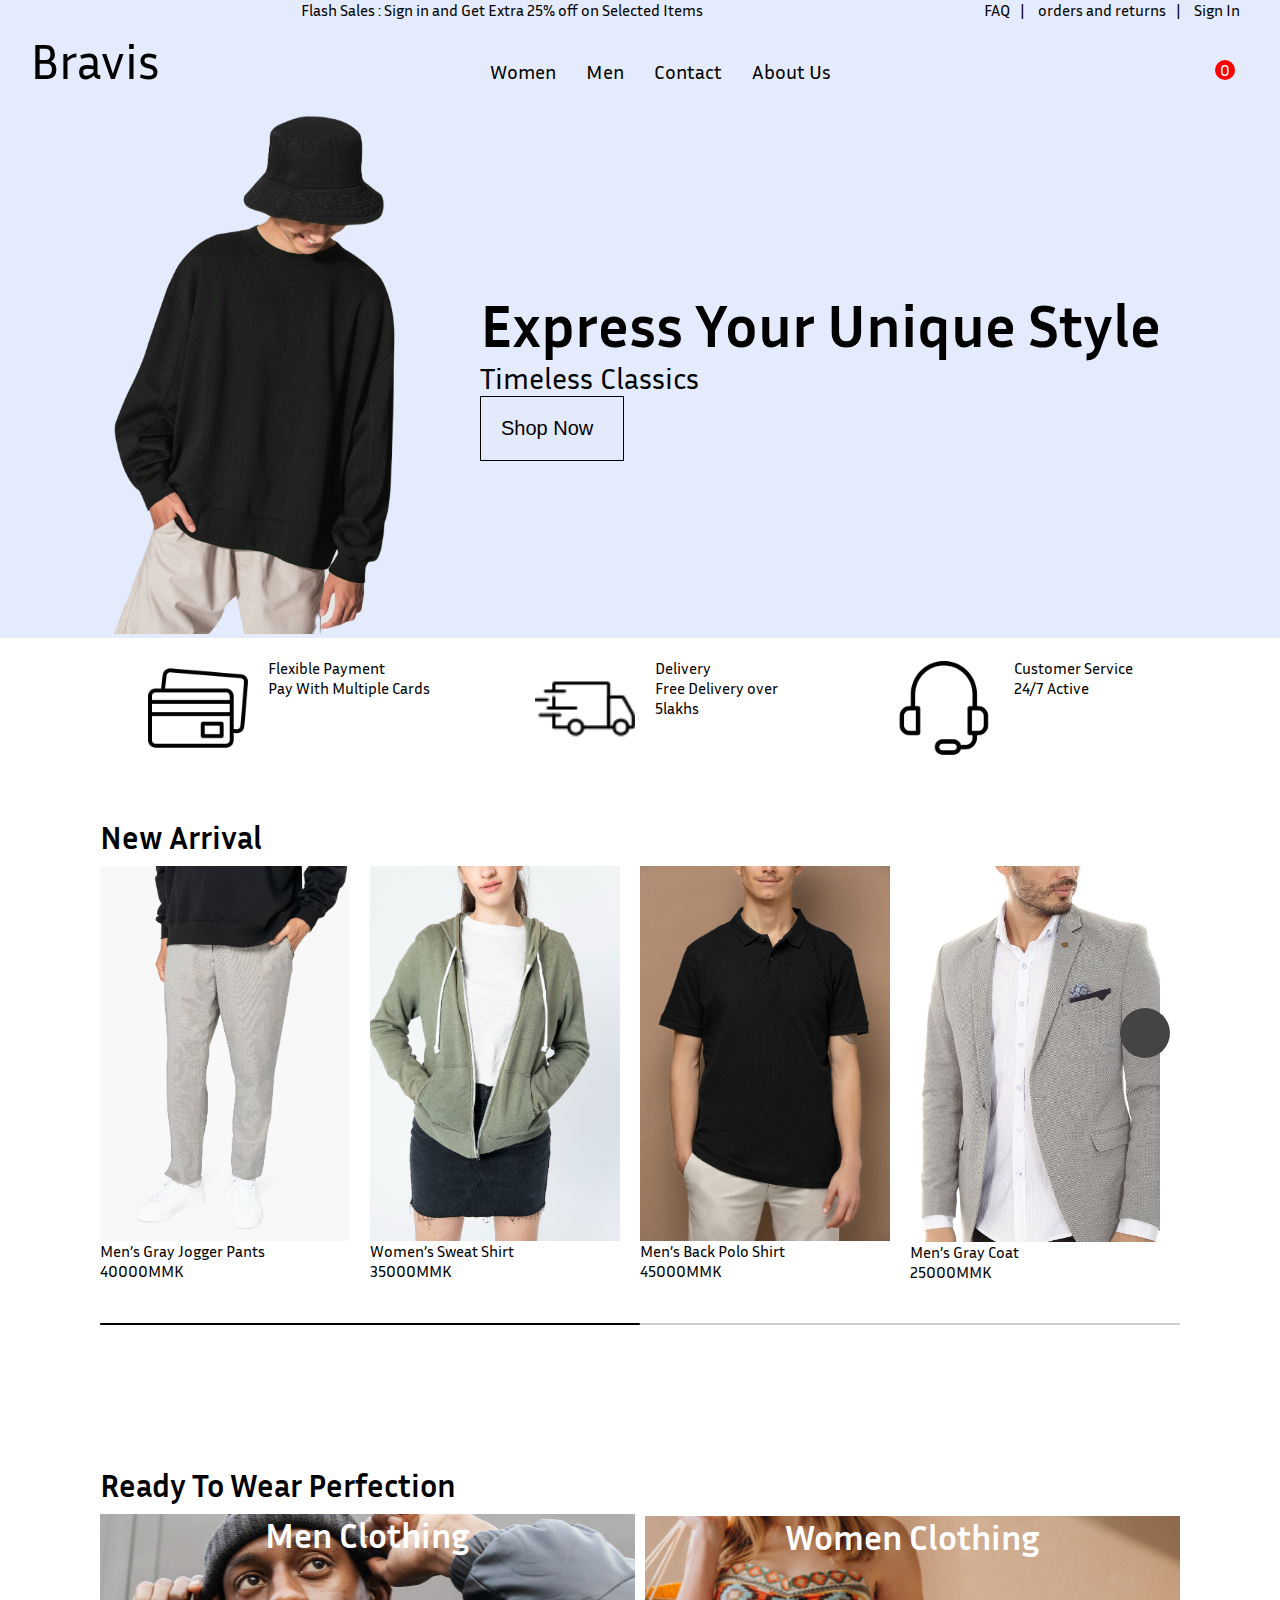
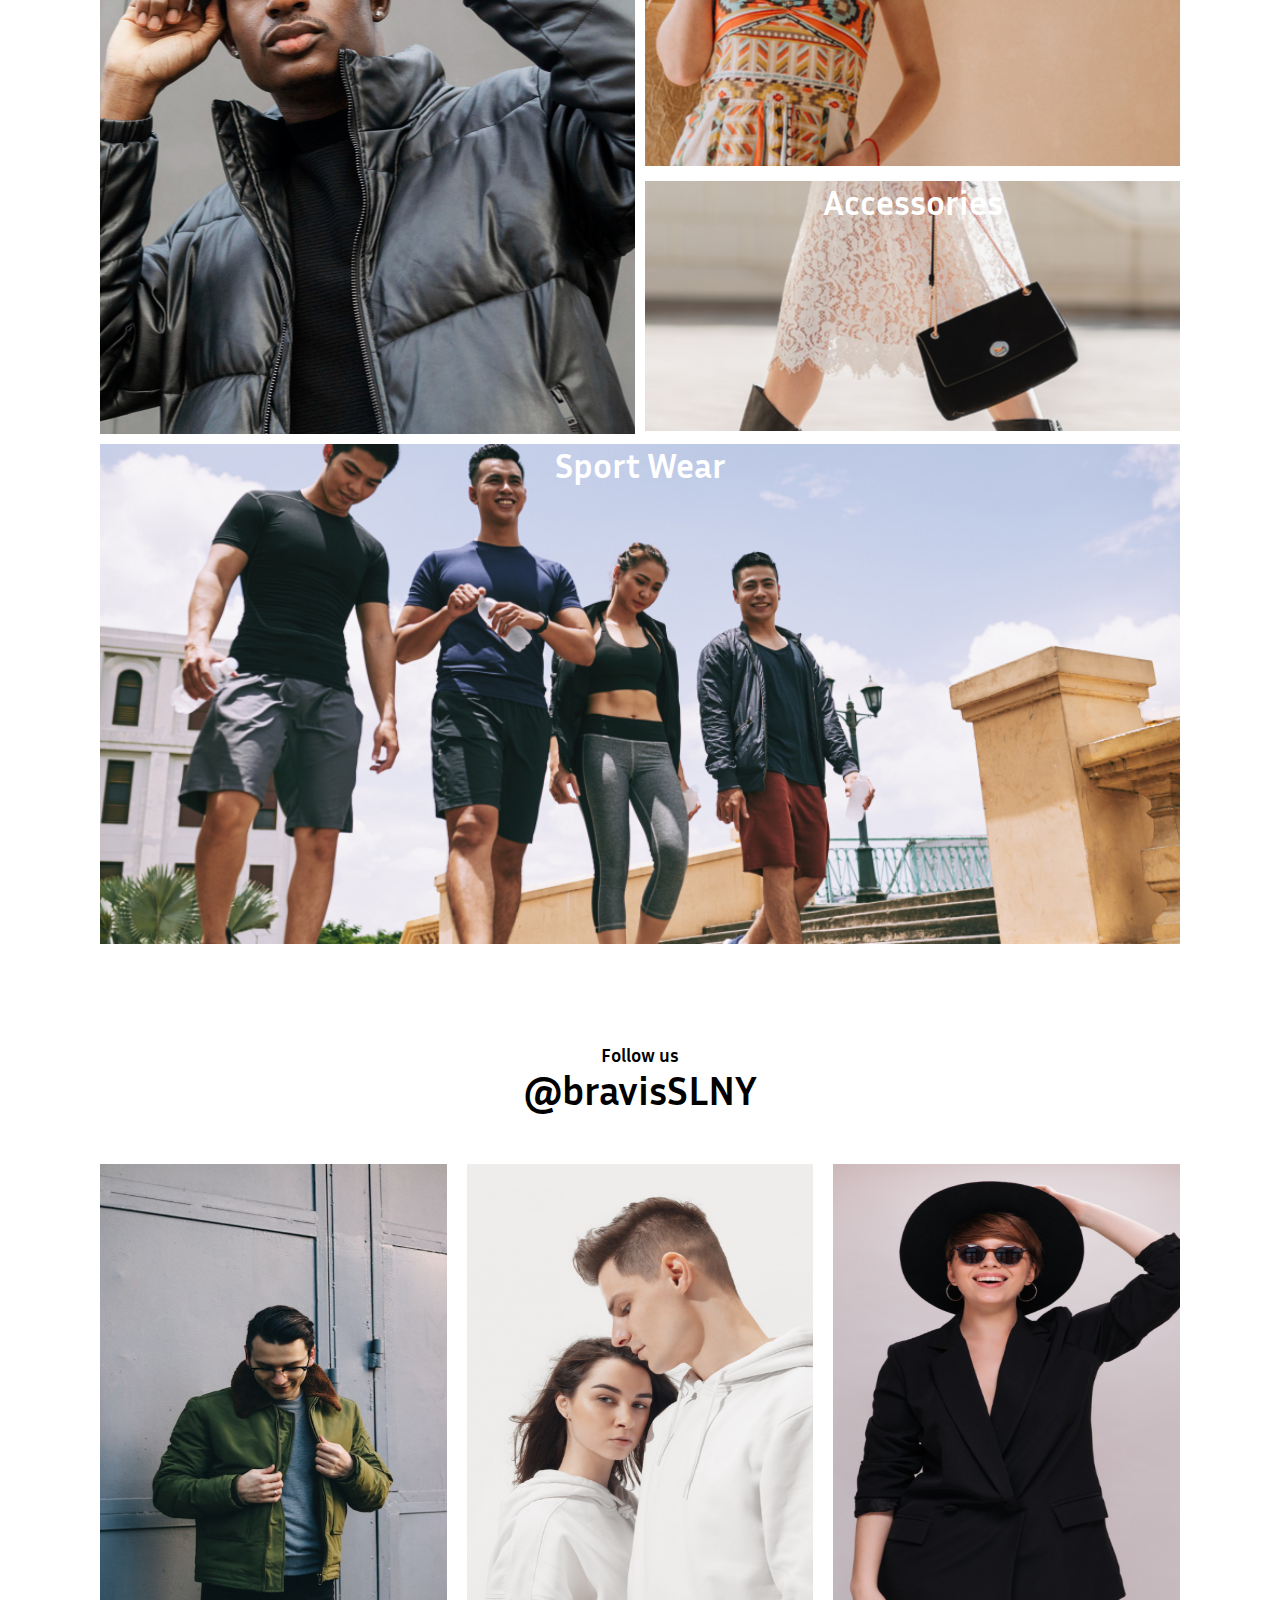
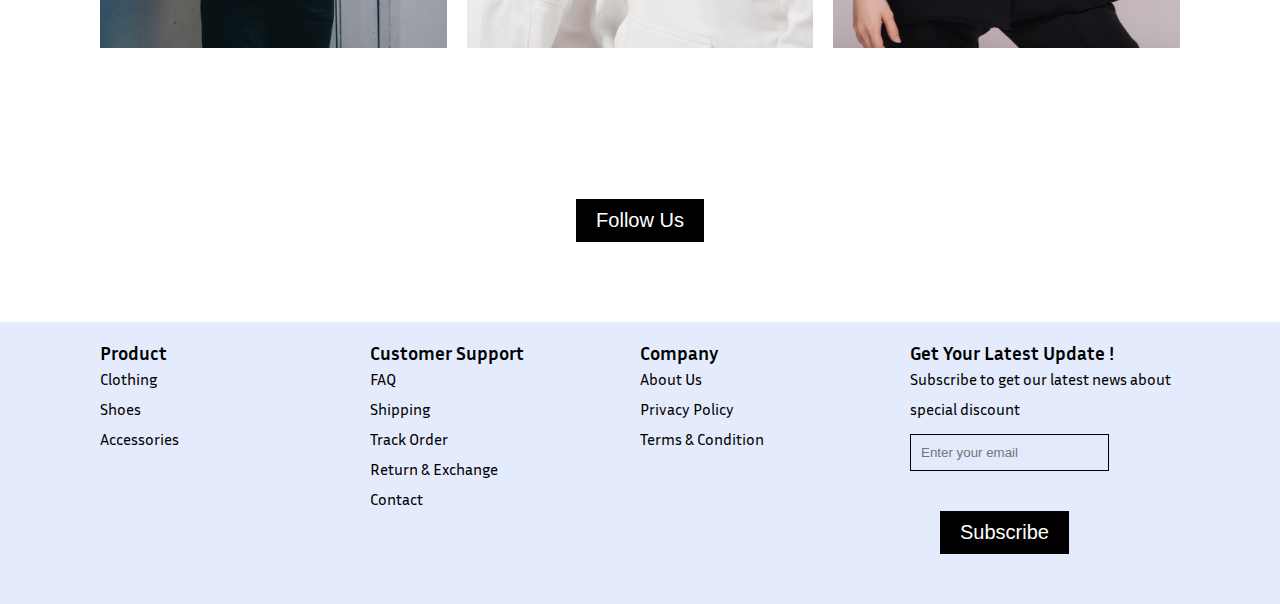
<file: index.html>
<!DOCTYPE html>
<html lang="en">
<head>
    <meta charset="UTF-8">
    <meta name="viewport" content="width=device-width, initial-scale=1.0">
    <title>Home</title>
    <!-- css files -->
    <link rel="stylesheet" href="css/global/style.css">
    <link rel="stylesheet" href="css/index.css">
    <link rel="stylesheet" href="css/component/card_slider.css">
    <link rel="stylesheet" href="css/component/add_to_card.css">

    <!-- font awesome link -->
    <link rel="stylesheet" href="https://cdnjs.cloudflare.com/ajax/libs/font-awesome/6.5.1/css/all.min.css" integrity="sha512-DTOQO9RWCH3ppGqcWaEA1BIZOC6xxalwEsw9c2QQeAIftl+Vegovlnee1c9QX4TctnWMn13TZye+giMm8e2LwA==" crossorigin="anonymous" referrerpolicy="no-referrer" />
</head>
<body>
    <div class="section1">
        <!-- navi -->
        <div class="navigation flex_col">
            <div class="flash_sale_bar flex_row">
                <div class="flash_sale">
                    Flash Sales : Sign in and Get Extra  25%  off on Selected Items
                </div>
                <div class="link">
                    <a href="">FAQ</a>|
                    <a href="">orders and returns</a>|
                    <a href="account/login/index.html">Sign In</a>
                </div>
            </div>
            <div class="nav_bar flex_row">
                <div class="logo">
                    Bravis
                </div>
                <div class="menu flex_row">
                    <div class="women drop_down">
                        <a href="" >Women</a>
                        <div class="women_drop_down_content">
                            <h3>Women Clothing</h3>
                            <div class="women_clothing_list flex_row">
                                <div class="flex_col">
                                    <a href="pages/category/women/dress.html">Women's Dresses</a>
                                    <a href="pages/category/women/blouse.html">Women's Tops, Tees & Blouses</a>
                                    <a href="pages/category/women/hoodie.html">Women's Fashion Hoodies & Sweat shirts</a>
                                    <a href="pages/category/women/pant.html">Women's Pants</a>
                                    <a href="pages/category/women/skirt.html">Women's Skirts</a>
                                </div>
                            </div>
                        </div>
                    </div>
                    <div class="men drop_down">
                        <a href="" >Men</a>
                        <div class="men_drop_down_content">
                            <h3>Men Clothing</h3>
                            <div class="men_clothing_list flex_row">
                                <div class="flex_col">
                                    <a href="pages/category/men/tee.html">Men's Tee</a>
                                    <a href="pages/category/men/men_t_shirt.html">Men's T-Shirts</a>
                                    <a href="pages/category/men/hoodie.html">Men's Hoodies & Sweat Shirts</a>
                                    <a href="pages/category/men/pant.html">Men’s Pants</a>
                                </div>
                            </div>
                        </div>
                    </div>
                    <div class="contact">
                        <a href="/pages/contact/index.html" >Contact</a>
                    </div>
                    <div class="about_us">
                        <a href="pages/about/index.html" >About Us</a>
                    </div>
                </div>
                <div class="extra_icon flex_row">
                    <i class="fa-solid fa-magnifying-glass"></i>
                    <div class="add_to_cart_icon">
                        <i class="fa-solid fa-cart-shopping"></i>
                        <span>0</span>
                    </div>
                </div>
            </div>
        </div>
        <div class="navi_ph flex_row">
            <div class="logo">
                Bravis
            </div>
            <i class="fa-solid fa-bars hamburger_menu open_menu"></i>
            <i class="fa-solid fa-xmark close_menu"></i>
        </div>
        <div class="overflow_menu">
            <div class="menu_link flex_col">
                <a href="">Women</a>
                <a href="">Men</a>
                <a href="/pages/contact/index.html">Contact</a>
                <a href="/pages/about/index.html">About</a>
            </div>
        </div>
        
        <!-- body -->
        <div class="body flex_row">
            <div class="image">
                <img src="images/man-black-sweater-black-bucket-hat-youth-apparel-shoot.png" alt="">
            </div>
            <div class="text">
                <h1>
                    Express Your Unique Style
                </h1>
                <p>Timeless Classics</p>
                <a href="#shop_now"><button>Shop Now<i class="fa-solid fa-arrow-right-long"></i></button></a>
            </div>
        </div>
    </div>
    <div class="shopping_cart_box">
        <div class="flex_row">
            <h1>Cart</h1>
            <i class="fa-regular fa-circle-xmark close_button"></i>
        </div>
        <hr>    
    </div>
    <div class="section2">
        <div class="fast_icons_list flex_row">
            <div class="fast_icons flex_row">
                <img src="assets/icons/credit-card_4021708 (1).png" alt="">
                <div>
                    <p>
                        Flexible Payment
                    </p>
                    <p>Pay With Multiple Cards</p>
                </div>
            </div>
            <div class="fast_icons flex_row">
                <img src="images/delivery-truck_2769339.png" alt="">
                <div>
                    <p>Delivery</p>
                    <p>Free Delivery over 5lakhs</p>
                </div>
            </div>
            <div class="fast_icons flex_row">
                <img src="assets/icons/headphones_1250595.png" alt="">
                <div>
                    <p>Customer Service</p>
                    <p>24/7 Active</p>
                </div>
            </div>
        </div>
        <div class="new_arrival" id="shop_now">
            <h1>New Arrival</h1>
            <div class="new_arrival_list container">
                <div class="slider-wrapper">
                    <button id="prev_slide" class="slide-button"><i class="fa-solid fa-chevron-left"></i></button>
                    <div class="card-list grid">
                        <div class="flex_col">
                            <img src="images/comfortable-jogger-pants-gray-studio-apparel.jpg" alt="">
                            <div>
                                <p>Men’s Gray Jogger Pants</p>
                                <p>40000MMK</p>
                            </div>
                        </div>
                        <div class="flex_col">
                            <img src="images/woman-green-hoodie-jacket-winter-apparel-shoot.jpg" alt="">
                            <div>
                                <p>Women’s Sweat Shirt</p>
                                <p>35000MMK</p>
                            </div>
                        </div>
                        <div class="flex_col">
                            <img src="images/man-wearing-blank-shirt.jpg" alt="">
                            <div>
                                <p>Men’s Back Polo Shirt</p>
                                <p>45000MMK</p>
                            </div>
                        </div>
                        <div class="flex_col">
                            <img src="images/shirt-3737407_1280.jpg" alt="">
                            <div>
                                <p>Men’s Gray Coat</p>
                                <p>25000MMK</p>
                            </div>
                        </div>
                        <div class="flex_col">
                            <img src="images/comfortable-jogger-pants-gray-studio-apparel.jpg" alt="">
                            <div>
                                <p>Men’s Gray Jogger Pants</p>
                                <p>40000MMK</p>
                            </div>
                        </div>
                        <div class="flex_col">
                            <img src="images/comfortable-jogger-pants-gray-studio-apparel.jpg" alt="">
                            <div>
                                <p>Men’s Gray Jogger Pants</p>
                                <p>40000MMK</p>
                            </div>
                        </div>
                        <div class="flex_col">
                            <img src="images/comfortable-jogger-pants-gray-studio-apparel.jpg" alt="">
                            <div>
                                <p>Men’s Gray Jogger Pants</p>
                                <p>40000MMK</p>
                            </div>
                        </div>
                        <div class="flex_col">
                            <img src="images/comfortable-jogger-pants-gray-studio-apparel.jpg" alt="">
                            <div>
                                <p>Men’s Gray Jogger Pants</p>
                                <p>40000MMK</p>
                            </div>
                        </div>
                        <div class="flex_col">
                            <img src="images/comfortable-jogger-pants-gray-studio-apparel.jpg" alt="">
                            <div>
                                <p>Men’s Gray Jogger Pants</p>
                                <p>40000MMK</p>
                            </div>
                        </div>
                        <div class="flex_col">
                            <img src="images/comfortable-jogger-pants-gray-studio-apparel.jpg" alt="">
                            <div>
                                <p>Men’s Gray Jogger Pants</p>
                                <p>40000MMK</p>
                            </div>
                        </div>
                    </div>
                    <button id="next_slide" class="slide-button"><i class="fa-solid fa-chevron-right"></i></button>
                </div>
                <div class="slider-scrollbar flex_row">
                    <div class="scrollbar-track">
                        <div class="scrollbar-thumb"></div>
                    </div>
                </div>


            </div>
        </div>
        <div class="ready2Wear">
            <h1>Ready To Wear Perfection</h1>
            <div class="ready2Wear_item grid">
                <div class="men">
                    Men Clothing
                </div>
                <div class="women">
                    Women Clothing
                </div>
                <div class="accessories">
                    Accessories
                </div>                
                <div class="sport_wear">
                    Sport Wear
                </div>
            </div>
        </div>
        <div class="follow_us">
            <h3>Follow us</h3>
            <p>@bravisSLNY</p>
            <div class="image flex_row">
                <div>
                    <img src="images/iam_os-9wM5SCjhsOM-unsplash (1) 1.png" alt="">
                </div>
                <div>
                    <img src="images/trendy-fashionable-couple-posing (1).jpg" alt="">
                </div>
                <div>
                    <img src="images/portrait-stylish-lady-sunglasses-wide-brimmed-hat-cool-young-woman-black-jacket-pants-poses-smiles-isolated-background 1.png" alt="">
                </div>  
            </div>
            <button class="button1">Follow Us</button>
        </div>
    </div>
    <div class="footer grid">
        <div class="flex_col">
            <h3>Product</h3>
            <ul>
                <li>Clothing</li>
                <li>Shoes</li>
                <li>Accessories</li>
            </ul>
        </div>
        <div class="flex_col">
            <h3>Customer Support</h3>
            <ul>
                <li>FAQ</li>
                <li>Shipping</li>
                <li>Track Order</li>
                <li>Return & Exchange</li>
                <li><a href="/pages/contact/index.html">Contact</a></li>
            </ul>
        </div>
        <div class="flex_col">
            <h3>Company</h3>
            <ul>
                <li>About Us</li>
                <li>Privacy Policy</li>
                <li>Terms & Condition</li>
            </ul>
        </div>
        <div class="flex_col">
            <h3>Get Your Latest Update !</h3>
            <ul>
                <li>Subscribe to get our latest news  about special discount</li>
                <li><input type="email" placeholder="Enter your email"></li>
                <li><button class="button1">Subscribe</button></li>
            </ul>
        </div>
    </div>
    
    <!-- scripts -->
    <script src="js/slide_show_button.js" defer></script>
    <script src="js/add_to_card.js" defer></script>
    <script src="js/hamburger_menu.js"></script>
    
</body>
</html>
</file>
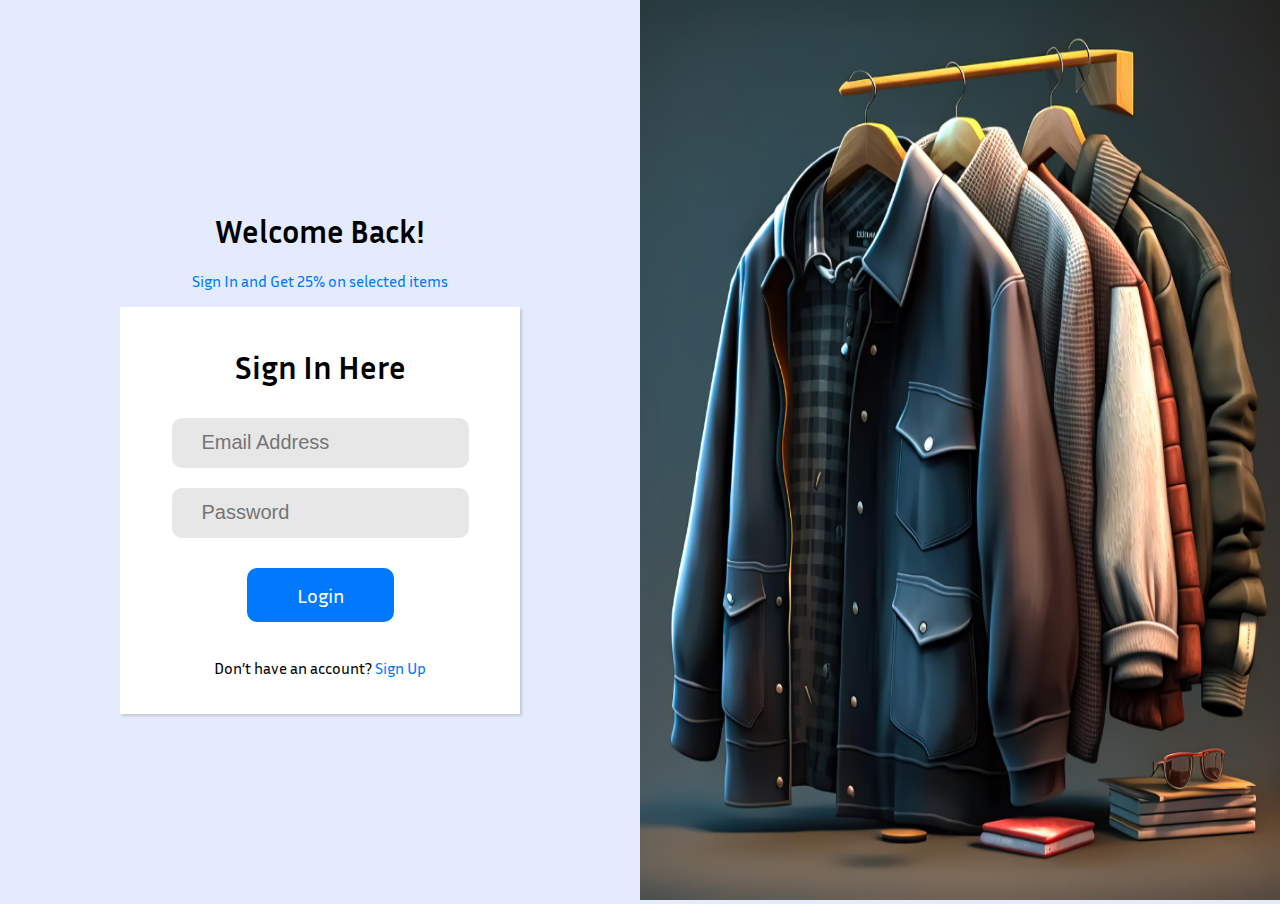
<file: account/login/index.html>
<!DOCTYPE html>
<html lang="en">
<head>
    <meta charset="UTF-8">
    <meta name="viewport" content="width=device-width, initial-scale=1.0">
    <title>Login Form</title>
    <link rel="stylesheet" href="/css/global/style.css">
    <link rel="stylesheet" href="/css/account/login_form.css">
    <link rel="stylesheet" href="https://cdnjs.cloudflare.com/ajax/libs/font-awesome/6.5.1/css/all.min.css" integrity="sha512-DTOQO9RWCH3ppGqcWaEA1BIZOC6xxalwEsw9c2QQeAIftl+Vegovlnee1c9QX4TctnWMn13TZye+giMm8e2LwA==" crossorigin="anonymous" referrerpolicy="no-referrer" />

</head>
<body>
    <div class="container grid">
        <div class="text">
            <h1>Welcome Back!</h1>
            <p>Sign In and Get 25% on selected items</p>
            <div class="flex_row">
                <form action="">
                    <h1>Sign In Here</h1>
                    <input type="Email" placeholder="Email Address"><br>
                    <input type="password" placeholder="Password"><br>
                    <a href="/index.html" class="login_button button2">Login</a>
                    <p>Don’t have an account? <a href="../signup/index.html">Sign Up</a></p>
                </form>
            </div>
        </div>
        <div class="image">
            <img src="/images/Background-image.png" alt="">
        </div>
    </div>
</body>
</html>
</file>
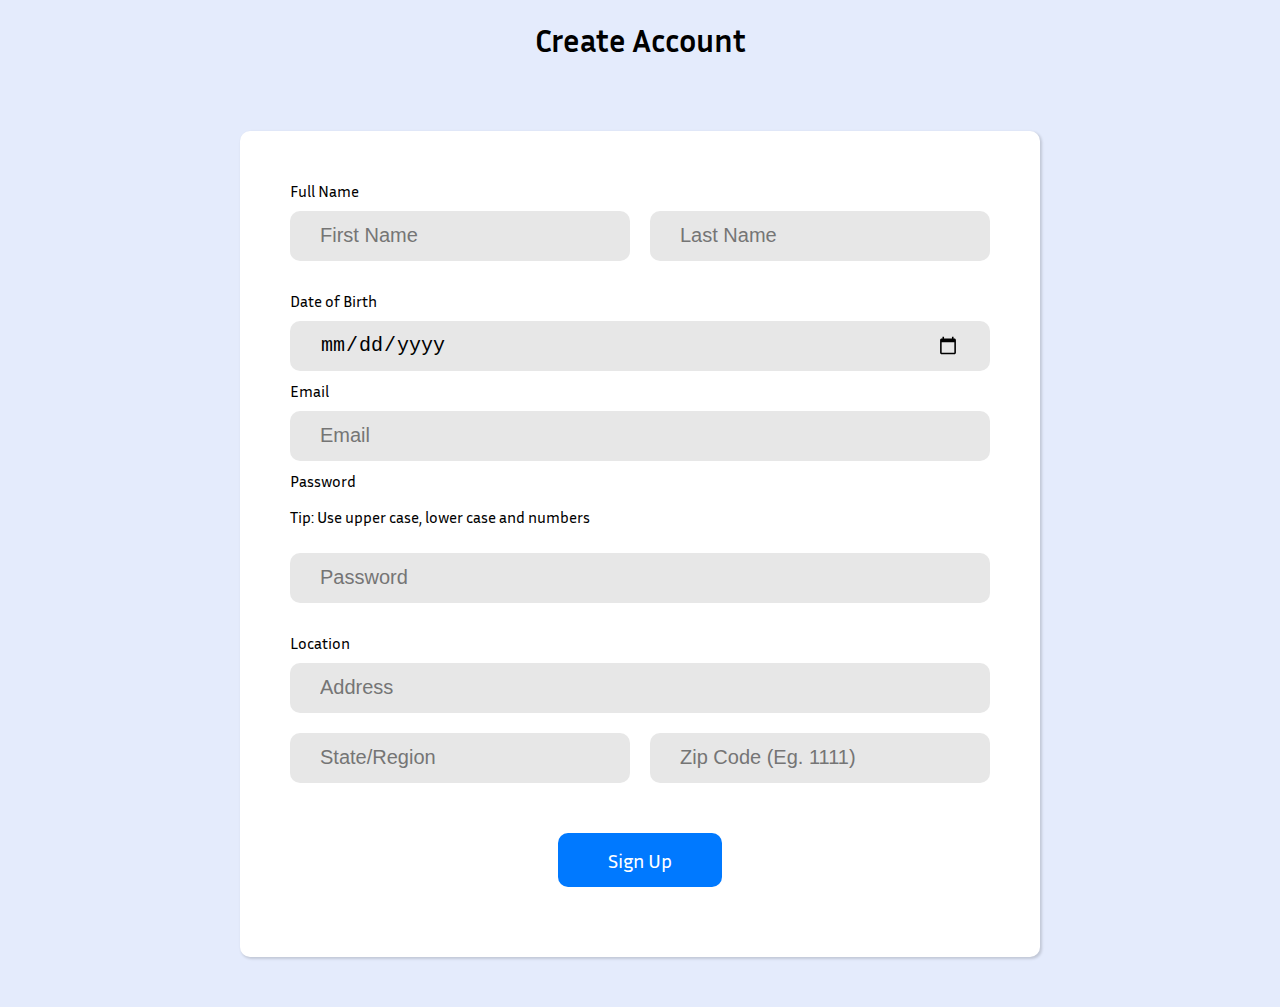
<file: account/signup/index.html>
<!DOCTYPE html>
<html lang="en">
<head>
    <meta charset="UTF-8">
    <meta name="viewport" content="width=device-width, initial-scale=1.0">
    <title>Sign Up</title>
    <link rel="stylesheet" href="/css/global/style.css">
    <link rel="stylesheet" href="/css/account/sign_up.css">
    <link rel="stylesheet" href="https://cdnjs.cloudflare.com/ajax/libs/font-awesome/6.5.1/css/all.min.css" integrity="sha512-DTOQO9RWCH3ppGqcWaEA1BIZOC6xxalwEsw9c2QQeAIftl+Vegovlnee1c9QX4TctnWMn13TZye+giMm8e2LwA==" crossorigin="anonymous" referrerpolicy="no-referrer" />

</head>
<body>
    <div class="container">
        <h1>Create Account</h1>
        <div class="flex_row">
            <form action="">
                <label for="name">Full Name</label>
                <br>
                <div class="flex_row">
                    <input type="text" id="fname" placeholder="First Name" required>
                    <input type="text" id="lname" placeholder="Last Name" required>
                </div>
                <br>
                <label for="birthday">Date of Birth</label>
                <br>
                <input type="date">
                <br>
                <label for="email">Email</label>
                <br>
                <input type="email" placeholder="Email" required>
                <br>
                <label for="password">Password</label>
                <br>
                <p>Tip: Use upper case, lower case and numbers</p>
                <div class="password_container">
                    <input type="password" id="password" placeholder="Password" required>
                    <i class="fa-solid fa-eye-slash hide_password"></i>
                    <i class="fa-solid fa-eye show_password"></i>
                </div>
                <br>
                <label for="location">Location</label>
                <br>
                <input type="text" placeholder="Address"><br>
                <div class="flex_row">
                    <input type="text" placeholder="State/Region"><input type="text" placeholder="Zip Code (Eg. 1111)">
                </div>
                <br>
                <div class="sign_up flex_row">
                    <a href="../login/index.html" class="button2">Sign Up</a>
                </div>
    
            </form>
        </div>
    </div>
    
    <!-- script -->
    <script src="/js/show_hide_password.js"></script>
</body>
</html>
</file>
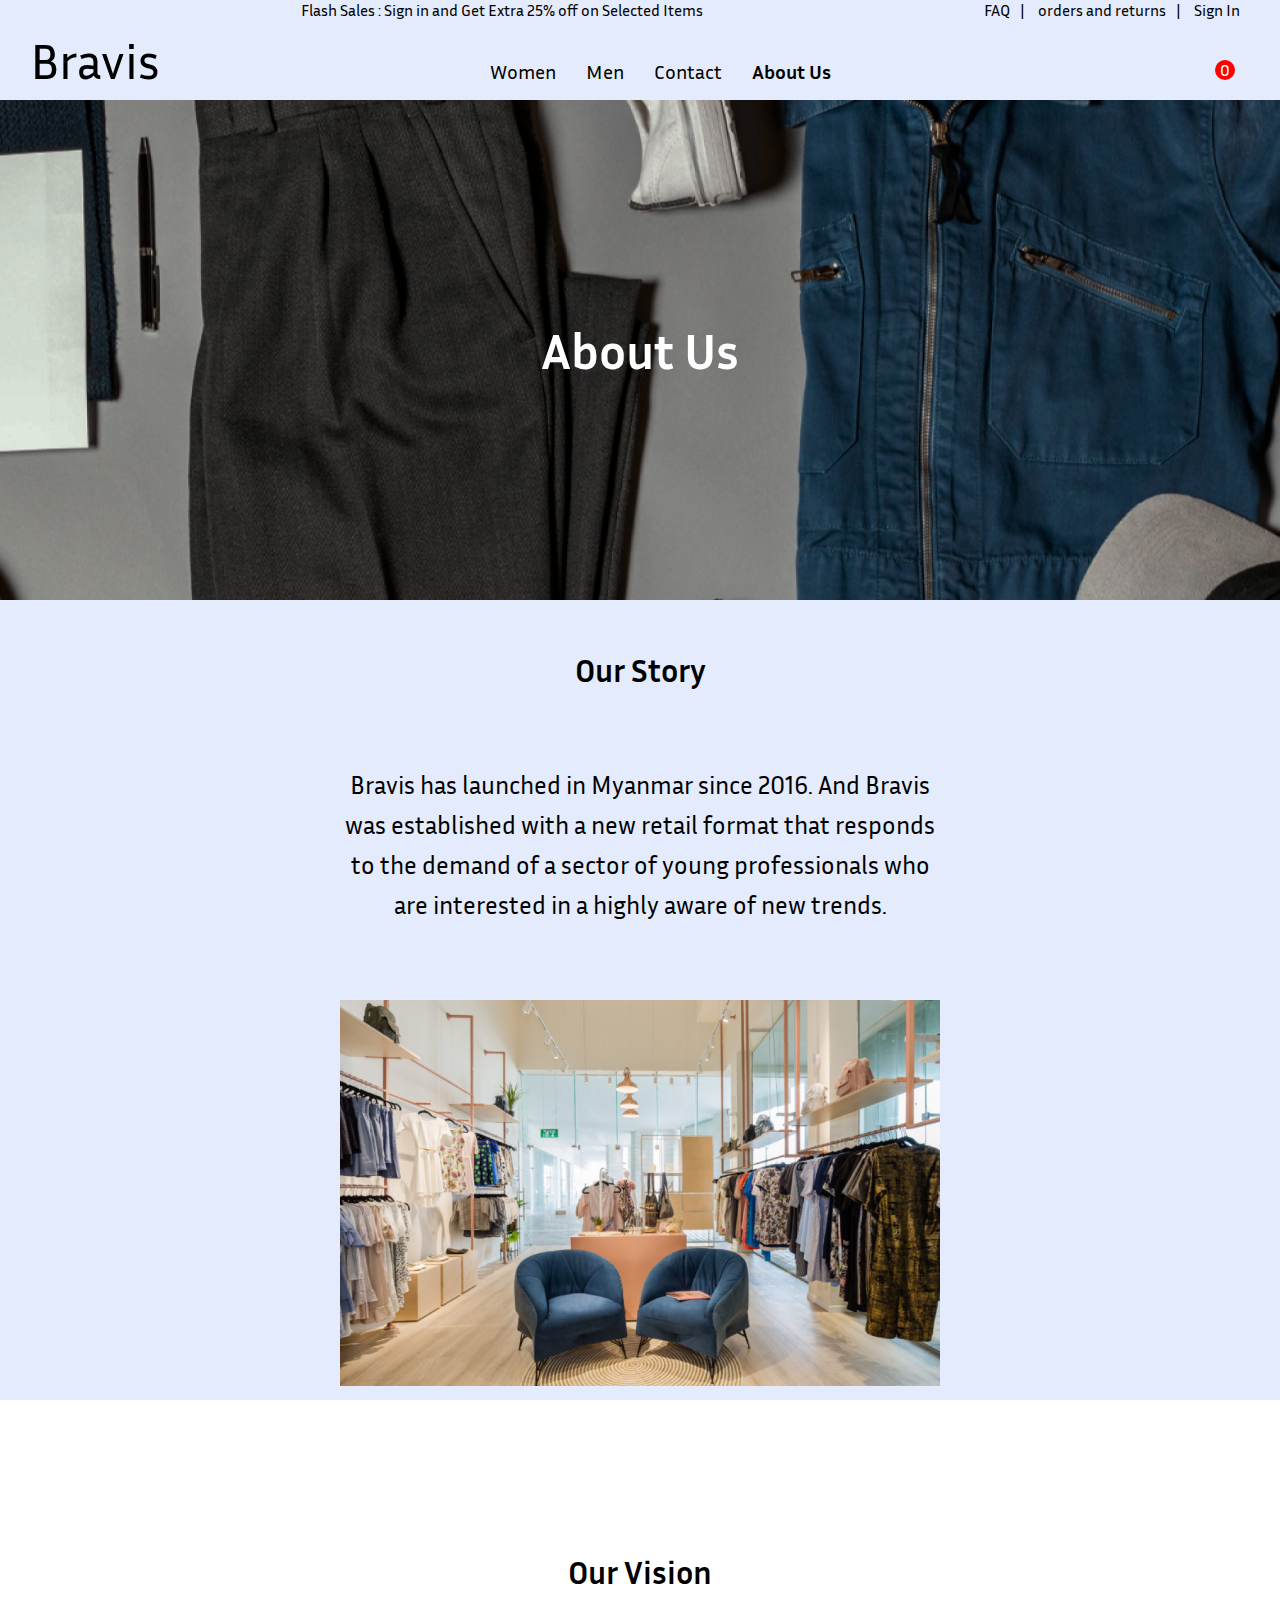
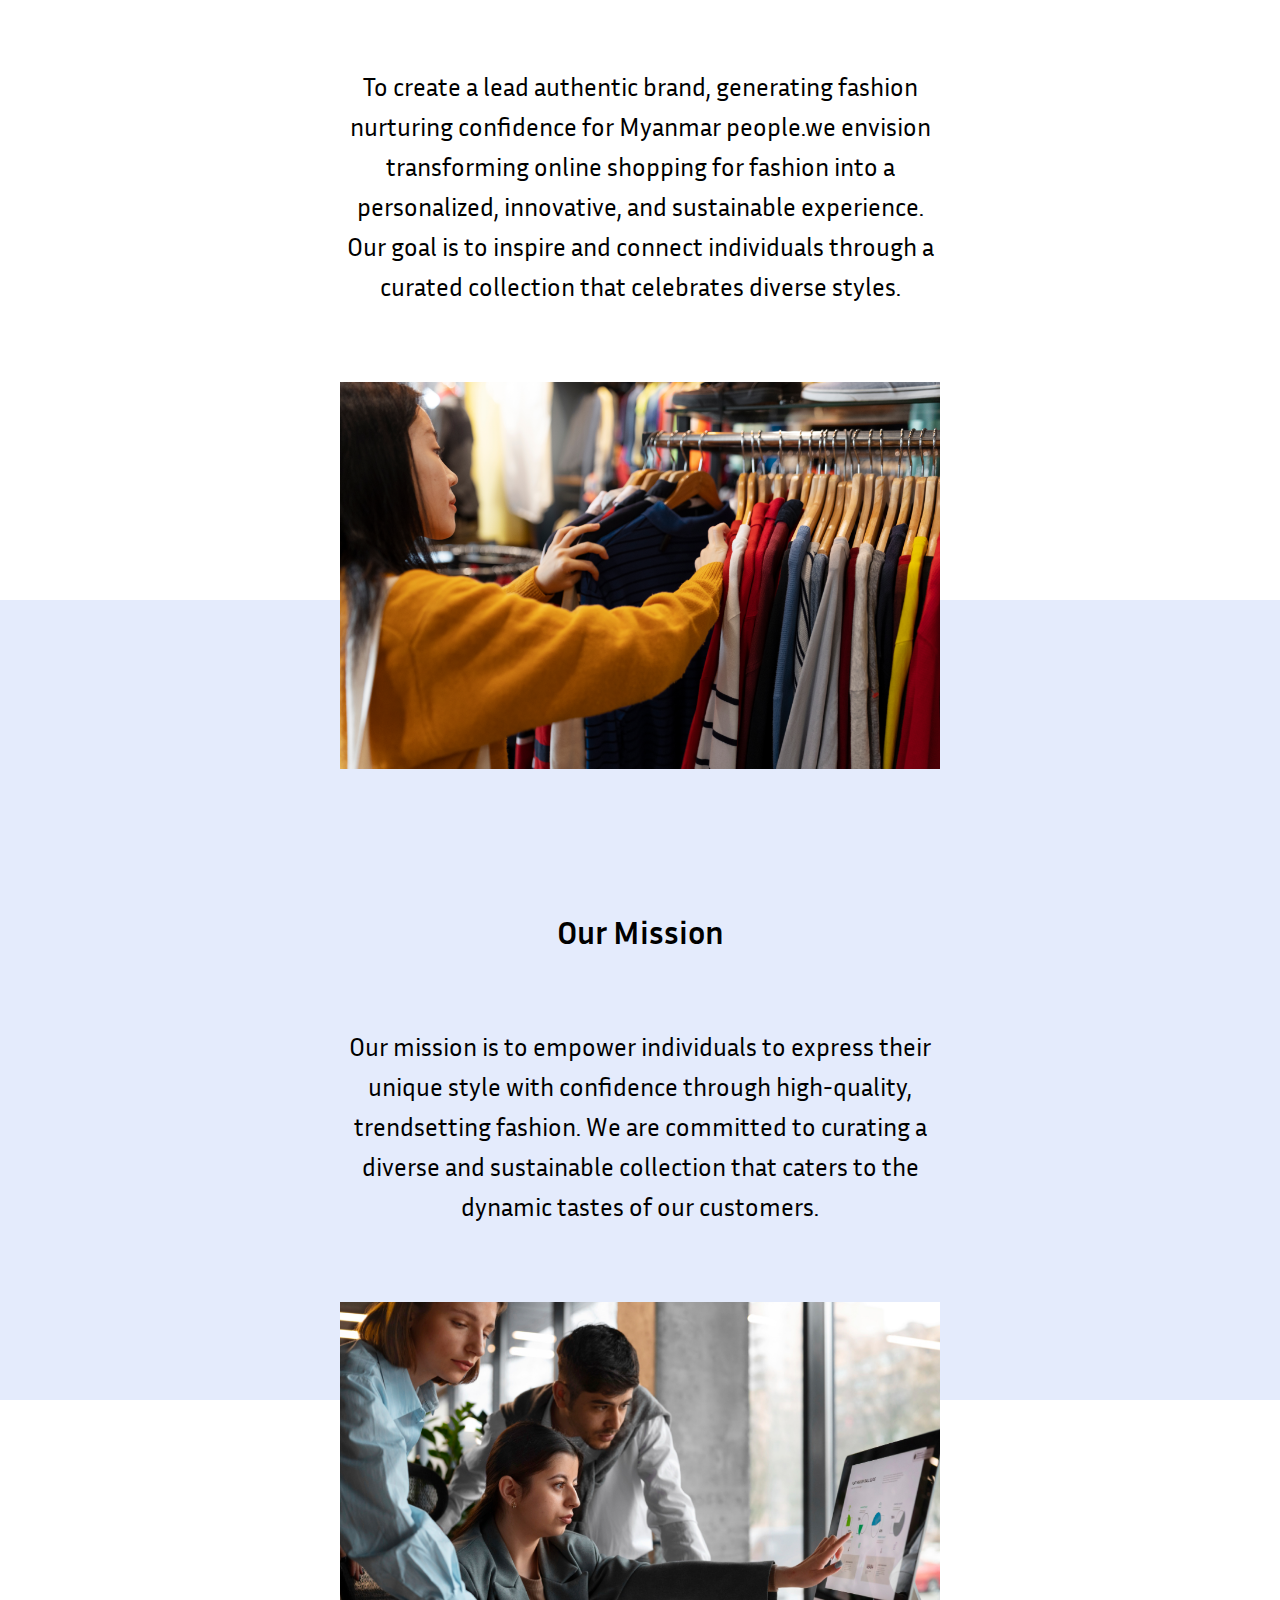
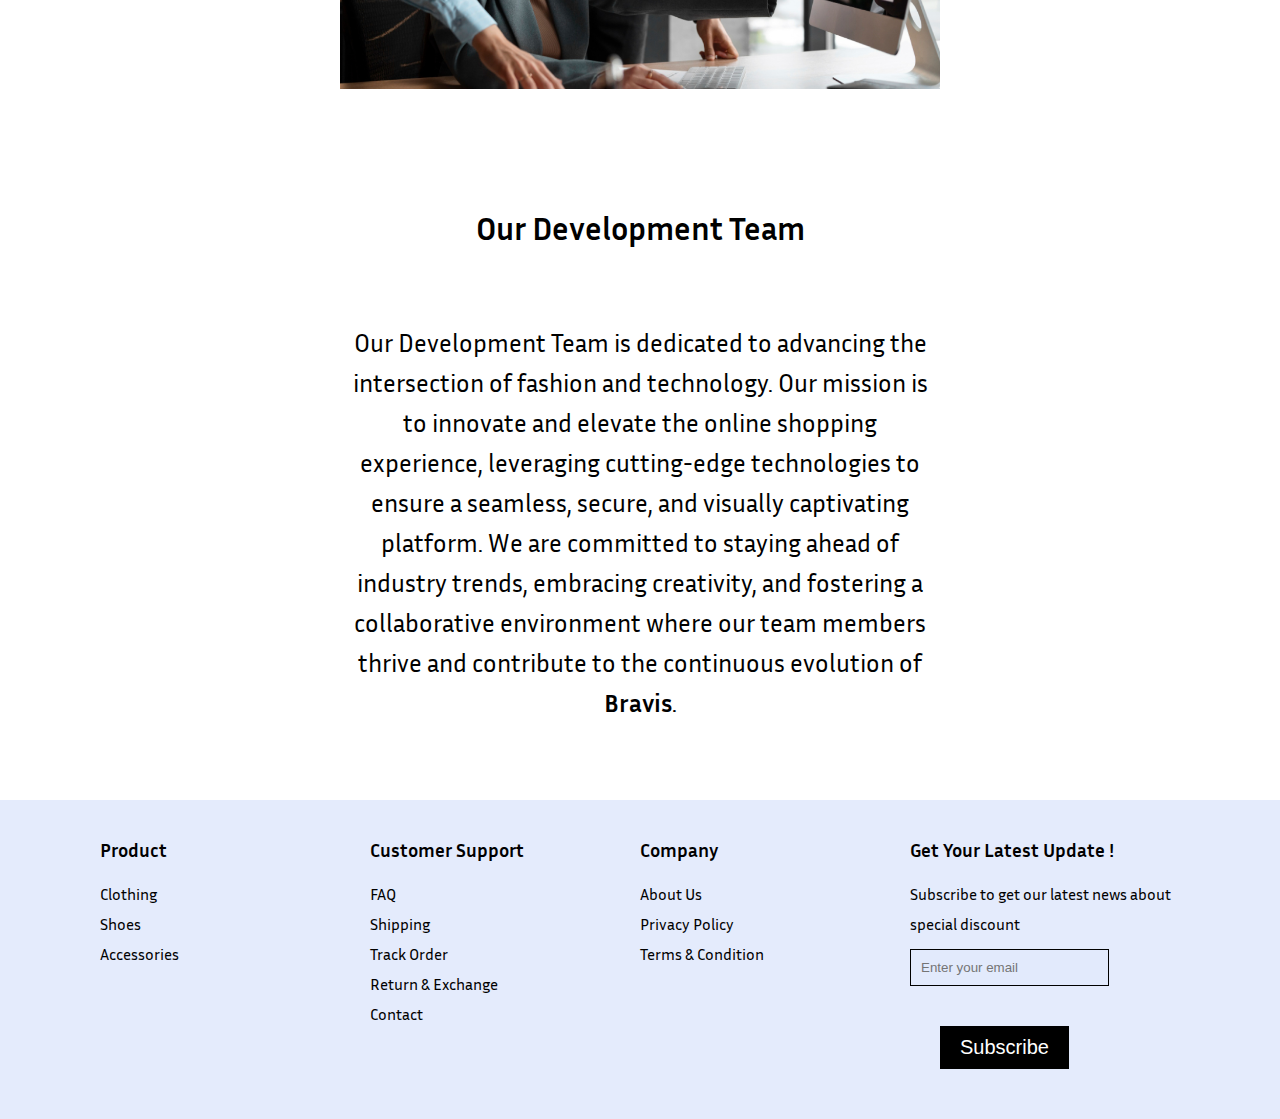
<file: pages/about/index.html>
<!DOCTYPE html>
<html lang="en">
<head>
    <meta charset="UTF-8">
    <meta name="viewport" content="width=device-width, initial-scale=1.0">
    <title>About</title>
    <link rel="stylesheet" href="/css/global/style.css">
    <link rel="stylesheet" href="/css/pages/about/about.css">
    <link rel="stylesheet" href="/css/component/add_to_card.css">
    <link rel="stylesheet" href="https://cdnjs.cloudflare.com/ajax/libs/font-awesome/6.5.1/css/all.min.css" integrity="sha512-DTOQO9RWCH3ppGqcWaEA1BIZOC6xxalwEsw9c2QQeAIftl+Vegovlnee1c9QX4TctnWMn13TZye+giMm8e2LwA==" crossorigin="anonymous" referrerpolicy="no-referrer" />
</head>
<body>
    <div class="section1">
        <!-- navi -->
        <div class="navigation flex_col">
            <div class="flash_sale_bar flex_row">
                <div class="flash_sale">
                    Flash Sales : Sign in and Get Extra  25%  off on Selected Items
                </div>
                <div class="link">
                    <a href="">FAQ</a>|
                    <a href="">orders and returns</a>|
                    <a href="/account/login/index.html">Sign In</a>
                </div>
            </div>
            <div class="nav_bar flex_row">
                <div class="logo">
                    Bravis
                </div>
                <div class="menu flex_row">
                    <div class="women drop_down">
                        <a href="" >Women</a>
                        <div class="women_drop_down_content">
                            <h3>Women Clothing</h3>
                            <div class="women_clothing_list flex_row">
                                <div class="flex_col">
                                    <a href="../category/women/dress.html">Women's Dresses</a>
                                    <a href="../category/women/blouse.html">Women's Tops, Tees & Blouses</a>
                                    <a href="../category/women/hoodie.html">Women's Fashion Hoodies & Sweat shirts</a>
                                    <a href="../category/women/pant.html">Women's Pants</a>
                                    <a href="../category/women/skirt.html">Women's Skirts</a>
                                </div>
                            </div>
                        </div>
                    </div>
                    <div class="men drop_down">
                        <a href="" >Men</a>
                        <div class="men_drop_down_content">
                            <h3>Men Clothing</h3>
                            <div class="men_clothing_list flex_row">
                                <div class="flex_col">
                                    <a href="../category/men/tee.html">Men's Tee</a>
                                    <a href="../category/men/men_t_shirt.html">Men's T-Shirts</a>
                                    <a href="../category/men/hoodie.html">Men's Hoodies & Sweat Shirts</a>
                                    <a href="../category/men/pant.html">Men’s Pants</a>
                                </div>
                            </div>
                        </div>
                    </div>
                    <div class="contact">
                        <a href="../contact/index.html" >Contact</a>
                    </div>
                    <div class="about_us">
                        <a href="../about/index.html" >About Us</a>
                    </div>
                </div>
                <div class="extra_icon flex_row">
                    <i class="fa-solid fa-magnifying-glass"></i>
                    <div class="add_to_cart_icon">
                        <i class="fa-solid fa-cart-shopping"></i>
                        <span>0</span>
                    </div>
                </div>
            </div>
        </div>
        <div class="navi_ph flex_row">
            <div class="logo">
                Bravis
            </div>
            <i class="fa-solid fa-bars hamburger_menu open_menu"></i>
            <i class="fa-solid fa-xmark close_menu"></i>
        </div>
        <div class="overflow_menu">
            <div class="menu_link flex_col">
                <a href="">Women</a>
                <a href="">Men</a>
                <a href="/pages/contact/index.html">Contact</a>
                <a href="/pages/about/index.html">About</a>
            </div>
        </div>
    </div>
    <div class="shopping_cart_box">
        <div class="flex_row">
            <h1>Cart</h1>
            <i class="fa-regular fa-circle-xmark close_button"></i>
        </div>
        <hr>    
    </div>
    <div>
        <div class="intro flex_row">About Us</div>
    </div>
    <div class="body body1 flex_row">
        <div class="flex_col">
            <h1>Our Story</h1>
            <p>Bravis has launched in Myanmar since 2016. And Bravis was established with a new retail format that responds to the demand of a sector of young professionals who are interested in a highly aware of new trends.</p>
            <img src="/images/7R9A5223-780x520 1.png" alt="">
        </div>
    </div>
    <div class="body body2 flex_row">
        <div class="flex_col">
            <h1>Our Vision</h1>
            <p>To create a lead authentic brand, generating fashion nurturing confidence for Myanmar people.we envision transforming online shopping for fashion into a personalized, innovative, and sustainable experience. Our goal is to inspire and connect individuals through a curated collection that celebrates diverse styles.</p>
            <img src="/images/side-view-woman-looking-clothes 1.png" alt="">
        </div>
    </div>
    <div class="body body3 flex_row">
        <div class="flex_col">
            <h1>Our Mission</h1>
            <p>Our mission is to empower individuals to express their unique style with confidence through high-quality, trendsetting fashion. We are committed to curating a diverse and sustainable collection that caters to the dynamic tastes of our customers.</p>
            <img src="/images/people-analyzing-checking-finance-graphs-office 1.png" alt="">
        </div>
    </div>
    <div class="body body4 flex_row">
        <div class="flex_col">
            <h1>Our Development Team</h1>
            <p>Our Development Team is dedicated to advancing the intersection of fashion and technology. Our mission is to innovate and elevate the online shopping experience, leveraging cutting-edge technologies to ensure a seamless, secure, and visually captivating platform. We are committed to staying ahead of industry trends, embracing creativity, and fostering a collaborative environment where our team members thrive and contribute to the continuous evolution of <b>Bravis</b>.
            </p>
        </div>
    </div>
    <div class="footer grid">
        <div class="flex_col">
            <h3>Product</h3>
            <ul>
                <li>Clothing</li>
                <li>Shoes</li>
                <li>Accessories</li>
            </ul>
        </div>
        <div class="flex_col">
            <h3>Customer Support</h3>
            <ul>
                <li>FAQ</li>
                <li>Shipping</li>
                <li>Track Order</li>
                <li>Return & Exchange</li>
                <li><a href="/pages/contact/index.html">Contact</a></li>
            </ul>
        </div>
        <div class="flex_col">
            <h3>Company</h3>
            <ul>
                <li>About Us</li>
                <li>Privacy Policy</li>
                <li>Terms & Condition</li>
            </ul>
        </div>
        <div class="flex_col">
            <h3>Get Your Latest Update !</h3>
            <ul>
                <li>Subscribe to get our latest news  about special discount</li>
                <li><input type="email" placeholder="Enter your email"></li>
                <li><button class="button1">Subscribe</button></li>
            </ul>
        </div>
    </div>

    <!-- script -->
    <script src="/js/add_to_card.js"></script>
    <script src="/js/hamburger_menu.js"></script>
</body>
</html>
</file>
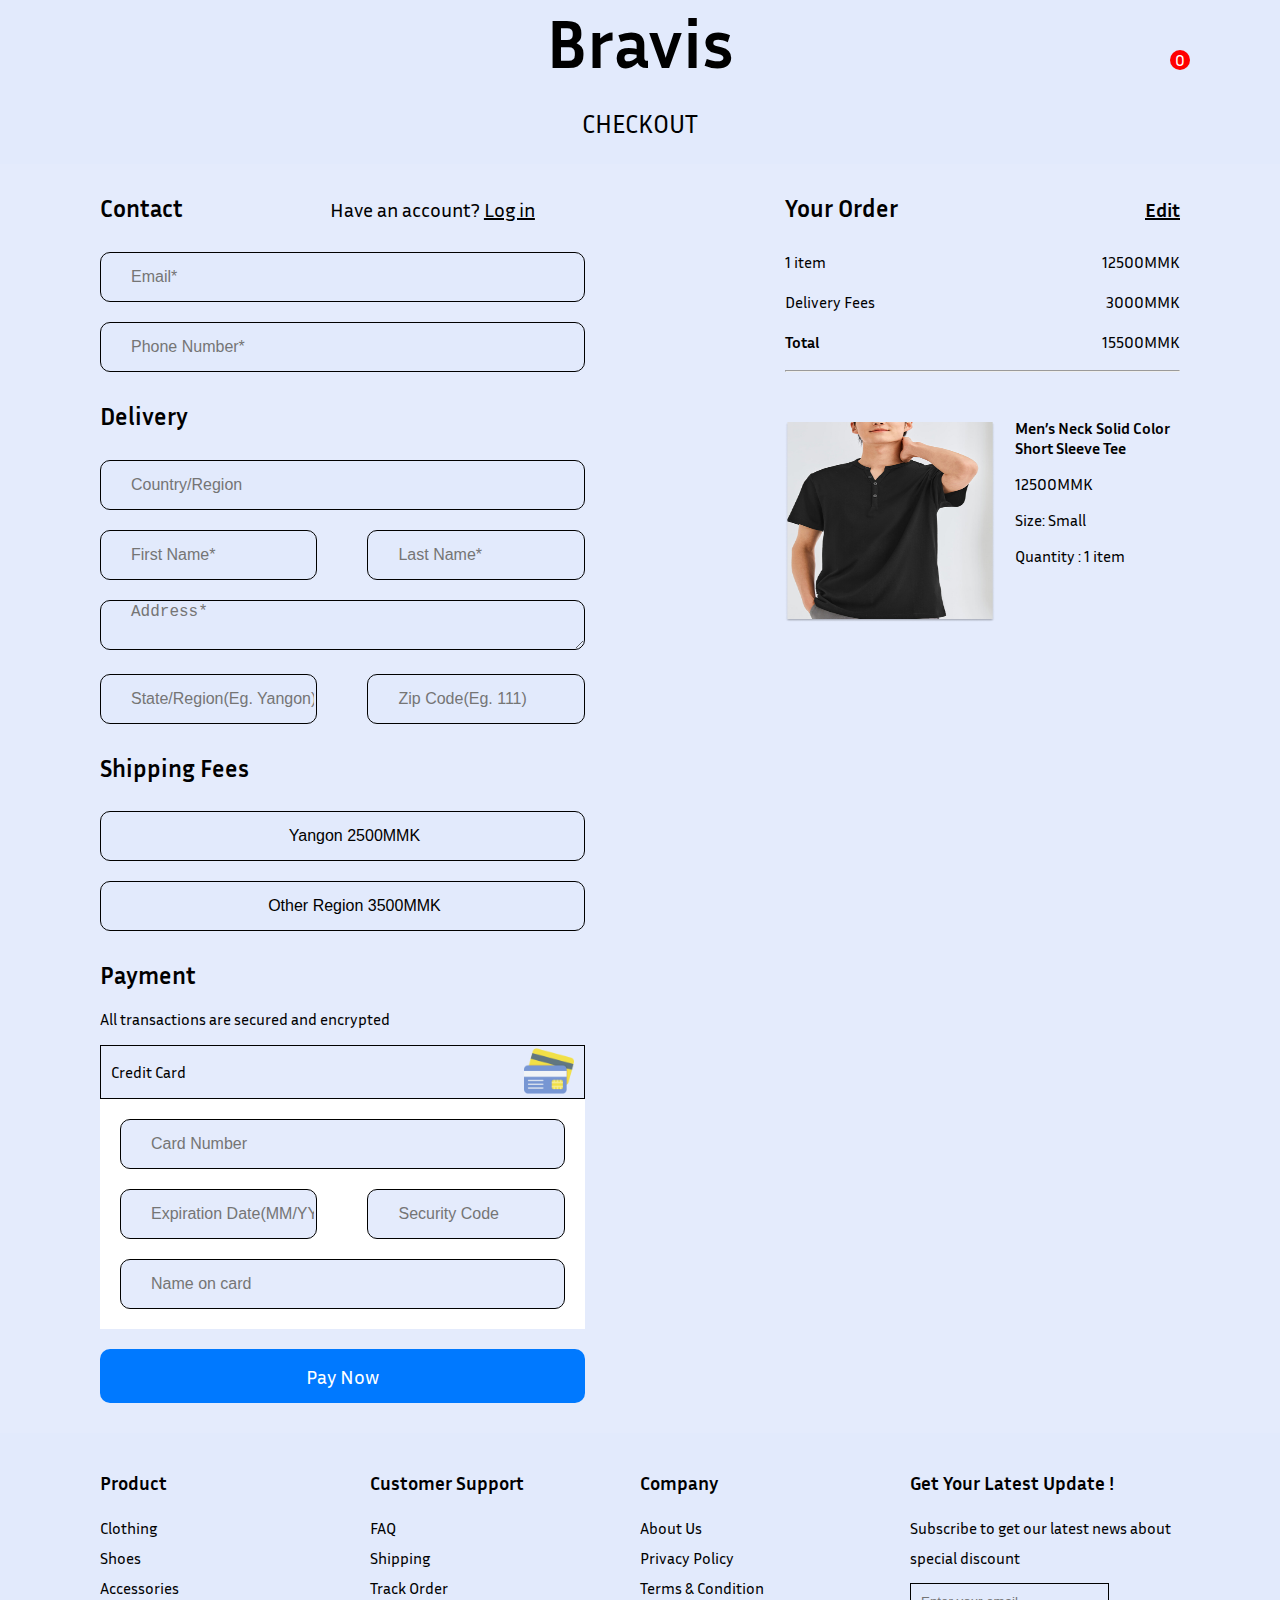
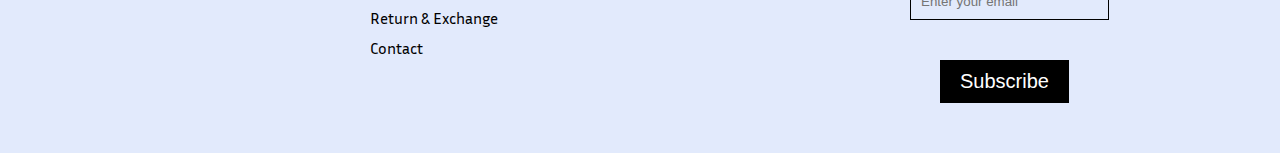
<file: pages/checkout/index.html>
<!DOCTYPE html>
<html lang="en">
<head>
    <meta charset="UTF-8">
    <meta name="viewport" content="width=device-width, initial-scale=1.0">
    <title>Check Out</title>
    <link rel="stylesheet" href="/css/global/style.css">
    <link rel="stylesheet" href="/css/pages/checkout/checkout.css">
    <link rel="stylesheet" href="/css/component/add_to_card.css">
    <link rel="stylesheet" href="https://cdnjs.cloudflare.com/ajax/libs/font-awesome/6.5.1/css/all.min.css" integrity="sha512-DTOQO9RWCH3ppGqcWaEA1BIZOC6xxalwEsw9c2QQeAIftl+Vegovlnee1c9QX4TctnWMn13TZye+giMm8e2LwA==" crossorigin="anonymous" referrerpolicy="no-referrer" />

</head>
<body>
    <div class="section1">
        <div class="flex_row">
            <div>
                <h1>Bravis</h1>
                <p>CHECKOUT</p>
            </div>
        </div>
        <div class="add_to_cart_icon">
            <i class="fa-solid fa-cart-shopping"></i>
            <span>0</span>
        </div>
        
    </div>
    <div class="shopping_cart_box">
        <div class="flex_row">
            <h1>Cart</h1>
            <i class="fa-regular fa-circle-xmark close_button"></i>
        </div>
        <hr>    
    </div>   
    <div class="section2 flex_row">
        <div class="form">
            <div class="div1">
                <div class="flex_row">
                    <h2>Contact</h2>
                    <p>Have an account? <a href="/account/login/index.html">Log in</a>
                    </p>
                </div>
                <input type="email" placeholder="Email*" required class="input">
                <br>
                <input type="tel" name="" id="" placeholder="Phone Number*" required class="input">
                <br>
            </div>
            <div class="div2">
                <h2>Delivery</h2>
                <input type="text" placeholder="Country/Region"  class="input">
                <div class="name flex_row">
                    <input type="text" name="" id="fname" placeholder="First Name*" required  class="input">
                    <input type="text" name="" id="lname" placeholder="Last Name*" required  class="input">
                </div>
                <textarea name="" id="" cols="30" rows="1" placeholder="Address*" required  class="input"></textarea>
                <div class="address flex_row">
                    <input type="text" name="" id="" placeholder="State/Region(Eg. Yangon)" required class="input">
                    <input type="text" name="" id="" placeholder="Zip Code(Eg. 111)" required class="input">
                </div>
            </div>
            <div class="div3">
                <h2>Shipping Fees</h2>
                <button  class="input yangon" >Yangon <span>2500MMK</span></button>
                <br>
                <button  class="input other_region">Other Region <span>3500MMK</span></button>   
            </div>
            <div class="div4">
                <h2>Payment</h2>
                <p>All transactions are secured and encrypted</p>
                <div class="card">
                    <div class="flex_row credit_card">
                        <p>Credit Card</p>
                        <img src="/images/credit-card_8813684.png" alt="">
                    </div>
                    <div class="card_info">
                        <div class="parent">
                            <input type="text" placeholder="Card Number" required  class="input">
                        <i class="fa-solid fa-lock"></i>
                        </div>
                        <div class="flex_row">
                            <input type="text" placeholder="Expiration Date(MM/YY)" required class="input">
                            <input type="text" placeholder="Security Code" required  class="input">
                        </div>
                        <input type="text" placeholder="Name on card" required class="input">
                    </div>
                    <a href="../success/index.html" class="payNow button2">Pay Now</a>
                </div>
            </div>

        </div>
        <div class="detail">
            <div class="flex_row">
                <h2>Your Order</h2>
                <a href="../category/men/detail.html">Edit</a>
            </div>
            <div class="list flex_row">
                <div>
                    <div>1 item</div>
                    <div>Delivery Fees</div>
                    <div><b>Total</b></div>
                </div>
                <div class="text_right">
                    <div>12500MMK</div>
                    <div>3000MMK</div>
                    <div>15500MMK</div>
                </div>

            </div>

            <hr>

            <div class="item_detail flex_row">
                <img src="/images/09_2_1_3_1000_1000 1.png" alt="">
                <div>
                    <p><b>Men’s Neck Solid Color Short Sleeve Tee</b></p>
                    <p>12500MMK</p>
                    <p>Size: Small</p>
                    <p>Quantity : 1 item</p>
                </div>
            </div>

        </div>
    </div>

    <div class="footer grid">
        <div class="flex_col">
            <h3>Product</h3>
            <ul>
                <li>Clothing</li>
                <li>Shoes</li>
                <li>Accessories</li>
            </ul>
        </div>
        <div class="flex_col">
            <h3>Customer Support</h3>
            <ul>
                <li>FAQ</li>
                <li>Shipping</li>
                <li>Track Order</li>
                <li>Return & Exchange</li>
                <li><a href="../contact/index.html">Contact</a></li>
            </ul>
        </div>
        <div class="flex_col">
            <h3>Company</h3>
            <ul>
                <li>About Us</li>
                <li>Privacy Policy</li>
                <li>Terms & Condition</li>
            </ul>
        </div>
        <div class="flex_col">
            <h3>Get Your Latest Update !</h3>
            <ul>
                <li>Subscribe to get our latest news  about special discount</li>
                <li><input type="email" placeholder="Enter your email"></li>
                <li><button class="button1">Subscribe</button></li>
            </ul>
        </div>
    </div>

    <!-- script -->
    <script src="/js/add_to_card.js"></script>
    <script src="/js/shipping_fee.js"></script>
</body>
</html>
</file>
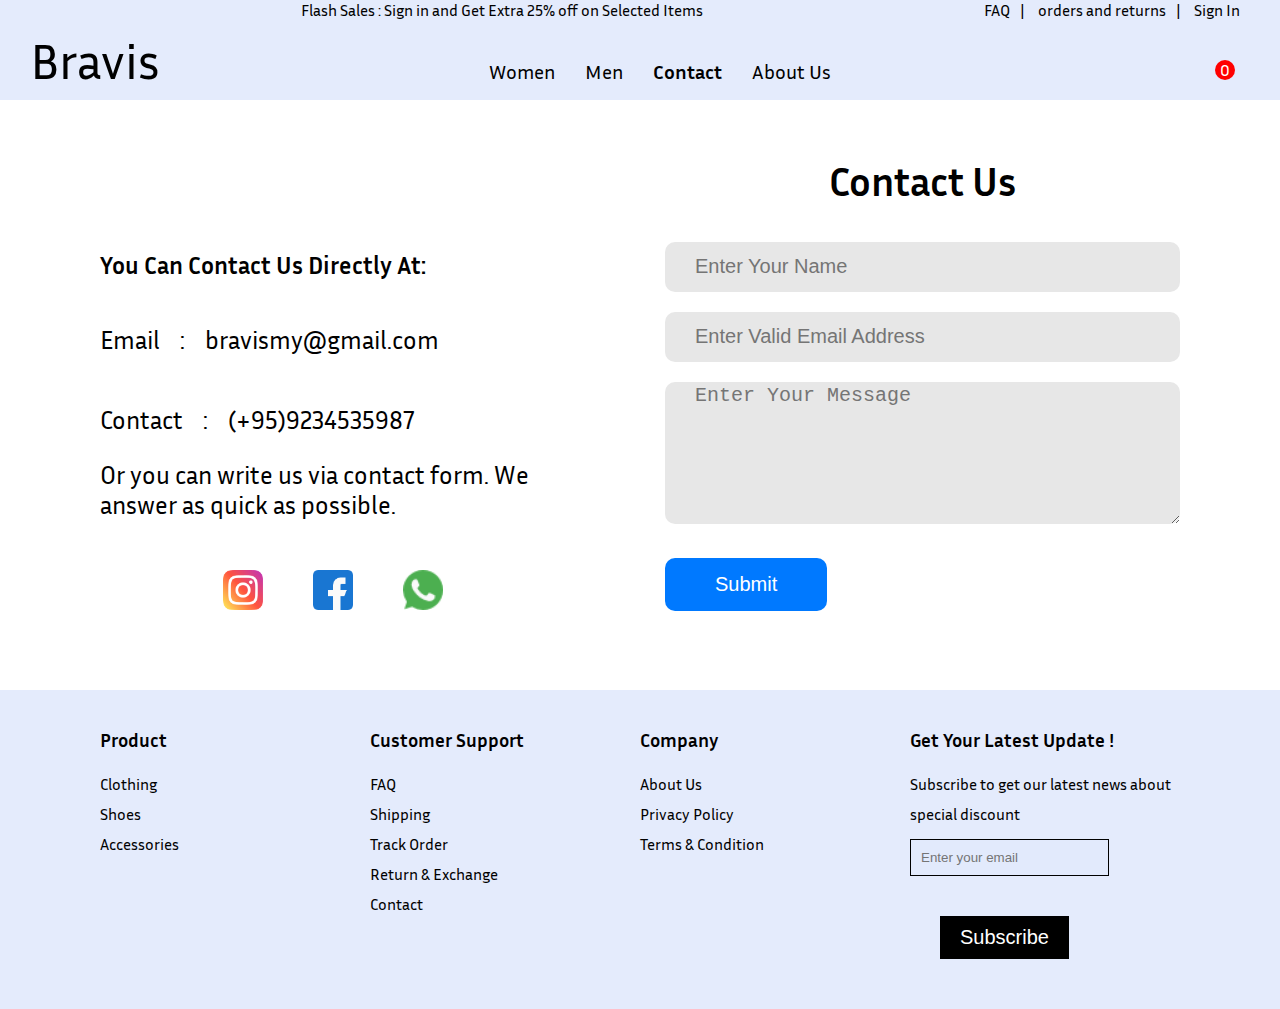
<file: pages/contact/index.html>
<!DOCTYPE html>
<html lang="en">
<head>
    <meta charset="UTF-8">
    <meta name="viewport" content="width=device-width, initial-scale=1.0">
    <title>Contact</title>
    <link rel="stylesheet" href="/css/global/style.css">
    <link rel="stylesheet" href="/css/pages/contact/contact.css">
    <link rel="stylesheet" href="/css/component/add_to_card.css">
    <link rel="stylesheet" href="https://cdnjs.cloudflare.com/ajax/libs/font-awesome/6.5.1/css/all.min.css" integrity="sha512-DTOQO9RWCH3ppGqcWaEA1BIZOC6xxalwEsw9c2QQeAIftl+Vegovlnee1c9QX4TctnWMn13TZye+giMm8e2LwA==" crossorigin="anonymous" referrerpolicy="no-referrer" />
</head>
<body>
    <div class="section1">
        <!-- navi -->
        <div class="navigation flex_col">
            <div class="flash_sale_bar flex_row">
                <div class="flash_sale">
                    Flash Sales : Sign in and Get Extra  25%  off on Selected Items
                </div>
                <div class="link">
                    <a href="">FAQ</a>|
                    <a href="">orders and returns</a>|
                    <a href="/account/login/index.html">Sign In</a>
                </div>
            </div>
            <div class="nav_bar flex_row">
                <div class="logo">
                    Bravis
                </div>
                <div class="menu flex_row">
                    <div class="women drop_down">
                        <a href="" >Women</a>
                        <div class="women_drop_down_content">
                            <h3>Women Clothing</h3>
                            <div class="women_clothing_list flex_row">
                                <div class="flex_col">
                                    <a href="../category/women/dress.html">Women's Dresses</a>
                                    <a href="../category/women/blouse.html">Women's Tops, Tees & Blouses</a>
                                    <a href="../category/women/hoodie.html">Women's Fashion Hoodies & Sweat shirts</a>
                                    <a href="../category/women/pant.html">Women's Pants</a>
                                    <a href="../category/women/skirt.html">Women's Skirts</a>
                                </div>
                            </div>
                        </div>
                    </div>
                    <div class="men drop_down">
                        <a href="" >Men</a>
                        <div class="men_drop_down_content">
                            <h3>Men Clothing</h3>
                            <div class="men_clothing_list flex_row">
                                <div class="flex_col">
                                    <a href="../category/men/tee.html">Men's Tee</a>
                                    <a href="../category/men/men_t_shirt.html">Men's T-Shirts</a>
                                    <a href="../category/men/hoodie.html">Men's Hoodies & Sweat Shirts</a>
                                    <a href="../category/men/pant.html">Men’s Pants</a>
                                </div>
                            </div>
                        </div>
                    </div>
                    <div class="contact">
                        <a href="index.html" >Contact</a>
                    </div>
                    <div class="about_us">
                        <a href="/pages/about/index.html" >About Us</a>
                    </div>
                </div>
                <div class="extra_icon flex_row">
                    <i class="fa-solid fa-magnifying-glass"></i>
                    <div class="add_to_cart_icon">
                        <i class="fa-solid fa-cart-shopping"></i>
                        <span>0</span>
                    </div>
                </div>
            </div>
        </div>
        <div class="navi_ph flex_row">
            <div class="logo">
                Bravis
            </div>
            <i class="fa-solid fa-bars hamburger_menu open_menu"></i>
            <i class="fa-solid fa-xmark close_menu"></i>
        </div>
        <div class="overflow_menu">
            <div class="menu_link flex_col">
                <a href="">Women</a>
                <a href="">Men</a>
                <a href="/pages/contact/index.html">Contact</a>
                <a href="/pages/about/index.html">About</a>
            </div>
        </div>
    </div>
    
    <div class="shopping_cart_box">
        <div class="flex_row">
            <h1>Cart</h1>
            <i class="fa-regular fa-circle-xmark close_button"></i>
        </div>
        <hr>    
    </div>
    <!-- add contact details here -->
    <div class="contact_session grid">
        <div class="left">
            <h2>You Can Contact Us Directly At:</h2>
            <div class="flex_col">
                <div class="flex_row">
                    <p>Email</p>
                    <p>:</p>
                    <p>bravismy@gmail.com</p>
                </div>
                <div class="flex_row">
                    <p>Contact</p>
                    <p>:</p>
                    <p>(+95)9234535987</p>
                </div>
                <div>
                    Or you can write us via contact form. We answer as quick as possible. 
                </div>
            </div>
            <div class="social_icon flex_row">
                <img src="/images/instagram_2111463 (1).png" alt="">
                <img src="/images/facebook_733547 (2).png" alt="">
                <img src="/images/whatsapp_733585.png" alt="">
            </div>
        </div>
        <div class="right">
            <h1>Contact Us</h1>
            <form action="">
                <input type="text" placeholder="Enter Your Name"><br>
                <input type="email" placeholder="Enter Valid Email Address"><br>
                <textarea name="message" id="message" cols="20" rows="6" placeholder="Enter Your Message"></textarea><br>
                <button class="submit button2">Submit</button>
            </form>
        </div>
    </div>

    <!-- end of contact -->
    <div class="footer grid">
        <div class="flex_col">
            <h3>Product</h3>
            <ul>
                <li>Clothing</li>
                <li>Shoes</li>
                <li>Accessories</li>
            </ul>
        </div>
        <div class="flex_col">
            <h3>Customer Support</h3>
            <ul>
                <li>FAQ</li>
                <li>Shipping</li>
                <li>Track Order</li>
                <li>Return & Exchange</li>
                <li><a href="../contact/index.html">Contact</a></li>
            </ul>
        </div>
        <div class="flex_col">
            <h3>Company</h3>
            <ul>
                <li>About Us</li>
                <li>Privacy Policy</li>
                <li>Terms & Condition</li>
            </ul>
        </div>
        <div class="flex_col">
            <h3>Get Your Latest Update !</h3>
            <ul>
                <li>Subscribe to get our latest news  about special discount</li>
                <li><input type="email" placeholder="Enter your email"></li>
                <li><button class="button1">Subscribe</button></li>
            </ul>
        </div>
    </div>

    <!-- script -->
    <script src="/js/add_to_card.js"></script>
    <script src="/js/hamburger_menu.js"></script>
</body>
</html>
</file>
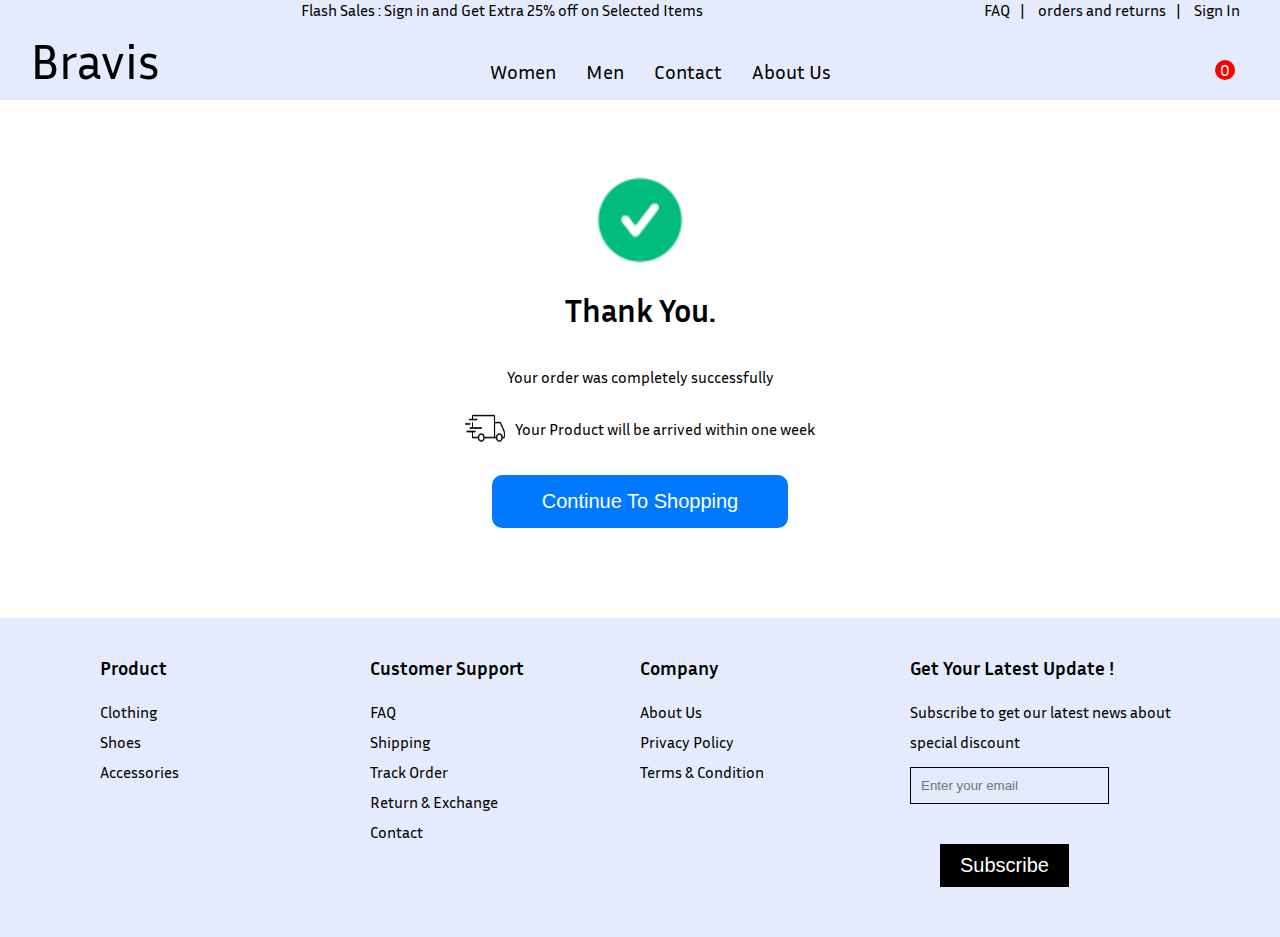
<file: pages/success/index.html>
<!DOCTYPE html>
<html lang="en">
<head>
    <meta charset="UTF-8">
    <meta name="viewport" content="width=device-width, initial-scale=1.0">
    <title>Thank you for Shopping</title>
    <link rel="stylesheet" href="/css/global/style.css">
    <link rel="stylesheet" href="/css/pages/success/thank_you_shopping.css">
    <link rel="stylesheet" href="/css/component/add_to_card.css">
    <link rel="stylesheet" href="https://cdnjs.cloudflare.com/ajax/libs/font-awesome/6.5.1/css/all.min.css" integrity="sha512-DTOQO9RWCH3ppGqcWaEA1BIZOC6xxalwEsw9c2QQeAIftl+Vegovlnee1c9QX4TctnWMn13TZye+giMm8e2LwA==" crossorigin="anonymous" referrerpolicy="no-referrer" />

</head>
<body>
    <div class="section1">
        <!-- navi -->
        <div class="navigation flex_col">
            <div class="flash_sale_bar flex_row">
                <div class="flash_sale">
                    Flash Sales : Sign in and Get Extra  25%  off on Selected Items
                </div>
                <div class="link">
                    <a href="">FAQ</a>|
                    <a href="">orders and returns</a>|
                    <a href="/account/login/index.html">Sign In</a>
                </div>
            </div>
            <div class="nav_bar flex_row">
                <div class="logo">
                    Bravis
                </div>
                <div class="menu flex_row">
                    <div class="women drop_down">
                        <a href="" >Women</a>
                        <div class="women_drop_down_content">
                            <h3>Women Clothing</h3>
                            <div class="women_clothing_list flex_row">
                                <div class="flex_col">
                                    <a href="../category/women/dress.html">Women's Dresses</a>
                                    <a href="../category/women/blouse.html">Women's Tops, Tees & Blouses</a>
                                    <a href="../category/women/hoodie.html">Women's Fashion Hoodies & Sweat shirts</a>
                                    <a href="../category/women/pant.html">Women's Pants</a>
                                    <a href="../category/women/skirt.html">Women's Skirts</a>
                                </div>
                            </div>
                        </div>
                    </div>
                    <div class="men drop_down">
                        <a href="" >Men</a>
                        <div class="men_drop_down_content">
                            <h3>Men Clothing</h3>
                            <div class="men_clothing_list flex_row">
                                <div class="flex_col">
                                    <a href="../category/men/tee.html">Men's Tee</a>
                                    <a href="../category/men/men_t_shirt.html">Men's T-Shirts</a>
                                    <a href="../category/men/hoodie.html">Men's Hoodies & Sweat Shirts</a>
                                    <a href="../category/men/pant.html">Men’s Pants</a>
                                </div>
                            </div>
                        </div>
                    </div>
                    <div class="contact">
                        <a href="../contact/index.html" >Contact</a>
                    </div>
                    <div class="about_us">
                        <a href="../about/index.html" >About Us</a>
                    </div>
                </div>
                <div class="extra_icon flex_row">
                    <i class="fa-solid fa-magnifying-glass"></i>
                    <div class="add_to_cart_icon">
                        <i class="fa-solid fa-cart-shopping"></i>
                        <span>0</span>
                    </div>
                </div>
            </div>
        </div>
        <div class="navi_ph flex_row">
            <div class="logo">
                Bravis
            </div>
            <i class="fa-solid fa-bars hamburger_menu open_menu"></i>
            <i class="fa-solid fa-xmark close_menu"></i>
        </div>
        <div class="overflow_menu">
            <div class="menu_link flex_col">
                <a href="">Women</a>
                <a href="">Men</a>
                <a href="/pages/contact/index.html">Contact</a>
                <a href="/pages/about/index.html">About</a>
            </div>
        </div>
    </div>
    
    <!-- <div class="overflow_menu">
        <div class="menu_link flex_col">
            <a href="">Women</a>
            <a href="">Men</a>
            <a href="">Contact</a>
            <a href="">About</a>
            <a href="">Add to Cart</a>
        </div>
    </div> -->
    <div class="shopping_cart_box">
        <div class="flex_row">
            <h1>Cart</h1>
            <i class="fa-regular fa-circle-xmark close_button"></i>
        </div>
        <hr>    
    </div>
    <div class="section2">
        <div class="flex_row">
            <div class="flex_col">
                <div class="check_mark flex_row">
                    <img src="/images/checkmark_8832119.png" alt="">
                </div>
                <h1>Thank You.</h1>
                <p>Your order was completely successfully</p>
                <div class="truck flex_row">
                    <img src="/images/delivery-truck_2769339.png" alt="">
                    <p>Your Product will be arrived within one week</p>
                </div>
                <a href="/index.html#shop_now"><button class="button2">Continue To Shopping
                </button></a>
            </div>
        </div>
    </div>

    <div class="footer grid">
        <div class="flex_col">
            <h3>Product</h3>
            <ul>
                <li>Clothing</li>
                <li>Shoes</li>
                <li>Accessories</li>
            </ul>
        </div>
        <div class="flex_col">
            <h3>Customer Support</h3>
            <ul>
                <li>FAQ</li>
                <li>Shipping</li>
                <li>Track Order</li>
                <li>Return & Exchange</li>
                <li><a href="../contact/index.html">Contact</a></li>
            </ul>
        </div>
        <div class="flex_col">
            <h3>Company</h3>
            <ul>
                <li>About Us</li>
                <li>Privacy Policy</li>
                <li>Terms & Condition</li>
            </ul>
        </div>
        <div class="flex_col">
            <h3>Get Your Latest Update !</h3>
            <ul>
                <li>Subscribe to get our latest news  about special discount</li>
                <li><input type="email" placeholder="Enter your email"></li>
                <li><button class="button1">Subscribe</button></li>
            </ul>
        </div>
    </div>

    <!-- script -->
    <script src="/js/add_to_card.js"></script>
    <script src="/js/hamburger_menu.js"></script>
</body>
</html>
</file>
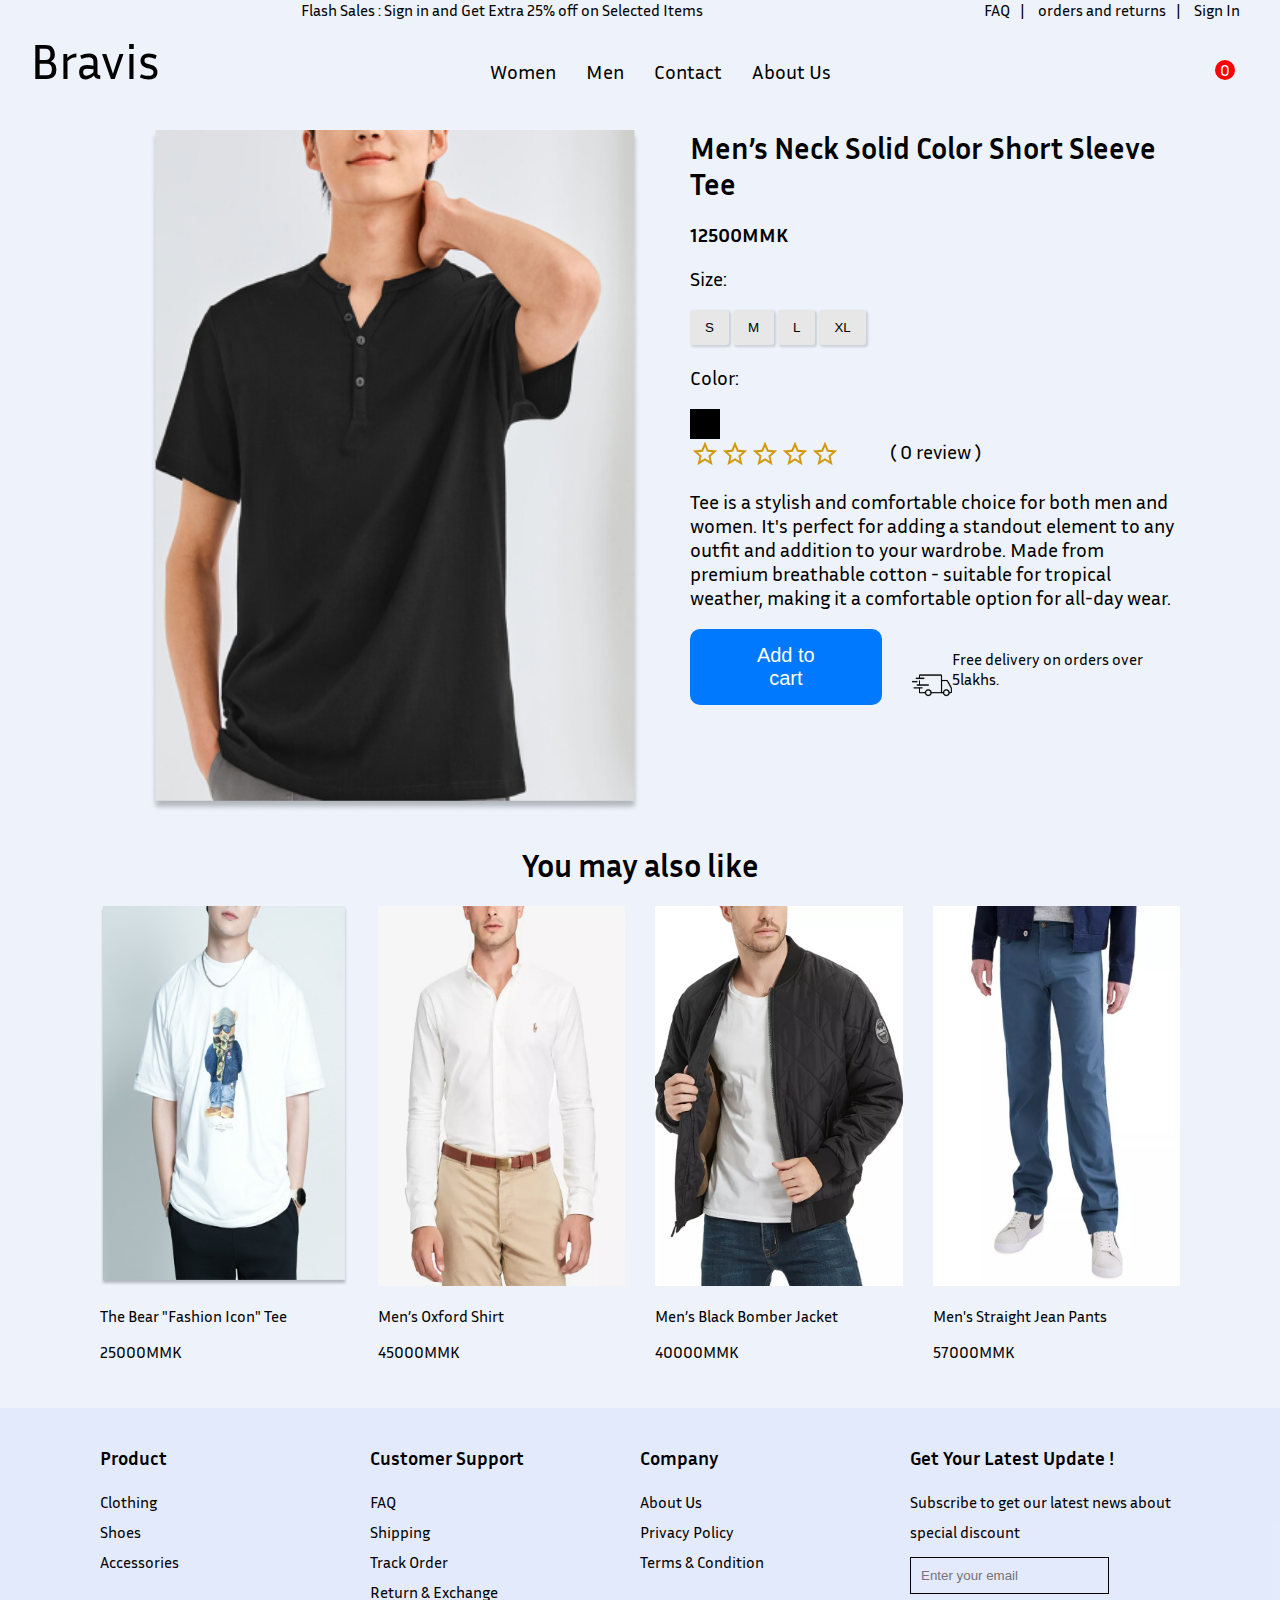
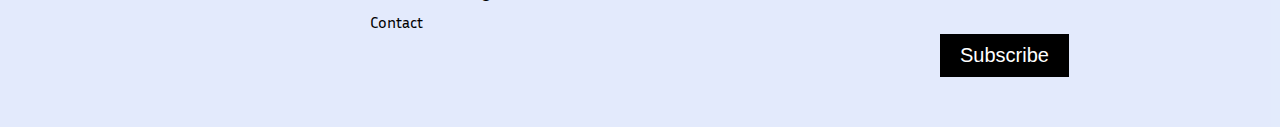
<file: pages/category/men/detail.html>
<!DOCTYPE html>
<html lang="en">
<head>
    <meta charset="UTF-8">
    <meta name="viewport" content="width=device-width, initial-scale=1.0">
    <title>Men/Tee_detail</title>
    <link rel="stylesheet" href="/css/global/style.css">
    <link rel="stylesheet" href="/css/pages/category/category_sort.css">
    <link rel="stylesheet" href="/css/component/add_to_card.css">
    <link rel="stylesheet" href="/css/pages/category/men/detail/men_tee_detail.css">
    <link rel="stylesheet" href="https://cdnjs.cloudflare.com/ajax/libs/font-awesome/6.5.1/css/all.min.css" integrity="sha512-DTOQO9RWCH3ppGqcWaEA1BIZOC6xxalwEsw9c2QQeAIftl+Vegovlnee1c9QX4TctnWMn13TZye+giMm8e2LwA==" crossorigin="anonymous" referrerpolicy="no-referrer" />

</head>
<body>
    <div class="section1">
        <!-- navi -->
        <div class="navigation flex_col">
            <div class="flash_sale_bar flex_row">
                <div class="flash_sale">
                    Flash Sales : Sign in and Get Extra  25%  off on Selected Items
                </div>
                <div class="link">
                    <a href="">FAQ</a>|
                    <a href="">orders and returns</a>|
                    <a href="/account/login/index.html">Sign In</a>
                </div>
            </div>
            <div class="nav_bar flex_row">
                <div class="logo">
                    Bravis
                </div>
                <div class="menu flex_row">
                    <div class="women drop_down">
                        <a href="" >Women</a>
                        <div class="women_drop_down_content">
                            <h3>Women Clothing</h3>
                            <div class="women_clothing_list flex_row">
                                <div class="flex_col">
                                    <a href="../women/dress.html">Women's Dresses</a>
                                    <a href="../women/blouse.html">Women's Tops, Tees & Blouses</a>
                                    <a href="../women/hoodie.html">Women's Fashion Hoodies & Sweat shirts</a>
                                    <a href="../women/pant.html">Women's Pants</a>
                                    <a href="../women/skirt.html">Women's Skirts</a>
                                </div>
                            </div>
                        </div>
                    </div>
                    <div class="men drop_down">
                        <a href="" >Men</a>
                        <div class="men_drop_down_content">
                            <h3>Men Clothing</h3>
                            <div class="men_clothing_list flex_row">
                                <div class="flex_col">
                                    <a href="../men/tee.html">Men's Tee</a>
                                    <a href="../men/men_t_shirt.html">Men's T-Shirts</a>
                                    <a href="../men/hoodie.html">Men's Hoodies & Sweat Shirts</a>
                                    <a href="../men/pant.html">Men’s Pants</a>
                                </div>
                            </div>
                        </div>
                    </div>
                    <div class="contact">
                        <a href="../../contact/index.html" >Contact</a>
                    </div>
                    <div class="about_us">
                        <a href="../../about/index.html" >About Us</a>
                    </div>
                </div>
                <div class="extra_icon flex_row">
                    <i class="fa-solid fa-magnifying-glass"></i>
                    <div class="add_to_cart_icon">
                        <i class="fa-solid fa-cart-shopping"></i>
                        <span>0</span>
                    </div>
                </div>
            </div>
        </div>
        <div class="navi_ph flex_row">
            <div class="logo">
                Bravis
            </div>
            <i class="fa-solid fa-bars hamburger_menu open_menu"></i>
            <i class="fa-solid fa-xmark close_menu"></i>
        </div>
        <div class="overflow_menu">
            <div class="menu_link flex_col">
                <a href="">Women</a>
                <a href="">Men</a>
                <a href="/pages/contact/index.html">Contact</a>
                <a href="/pages/about/index.html">About</a>
            </div>
        </div>
    </div>
    <div class="shopping_cart_box">
        <div class="flex_row">
            <h1>Cart</h1>
            <i class="fa-regular fa-circle-xmark close_button"></i>
        </div>
        <hr> 
        <div class="tee1_pick flex_row">
            <div class="img">
                <img src="/images/09_2_1_3_1000_1000 1.png" alt="">
            </div>
            <div class="pick_detail">
                <p>Men’s Neck Solid Color Short Sleeve Tee</p>
                <p>12500MMK</p>
                <div class="flex_row">
                    <div class="add_or_remove_quantity grid">
                        <div class="minus">-</div>
                        <div class="number">1</div>
                        <div class="plus">+</div>
                    </div>
                    <div class="remove_button">
                        Remove
                    </div>
                </div>
            </div>
        </div> 
        <a href="../../checkout/index.html" class="button2 checkout_button">Check out</a>  
    </div>
    <div class="section2 flex_row">
        <div class="img">
            <img src="/images/09_2_1_3_1000_1000 1.png" alt="">
        </div>
        <div class="text">
            <p class="title">Men’s Neck Solid Color Short Sleeve Tee</p>
            <p class="price">12500MMK</p>
            <p>Size: </p>
            <div class="size_button">
                <button class="S_button">S</button>
                <button class="M_button">M</button>
                <button class="L_button">L</button>
                <button class="XL_button">XL</button>
            </div>
            <p>Color:</p>
            <div class="color_sample"></div>
            <div class="review flex_row">
                <div class="flex_row">
                    <img src="/assets/icons/Star border.svg" alt="" style="width: 30px; height: 30px;">
                    <img src="/assets/icons/Star border.svg" alt="" style="width: 30px; height: 30px;">
                    <img src="/assets/icons/Star border.svg" alt="" style="width: 30px; height: 30px;">
                    <img src="/assets/icons/Star border.svg" alt="" style="width: 30px; height: 30px;">
                    <img src="/assets/icons/Star border.svg" alt="" style="width: 30px; height: 30px;">
                </div>
                <div>
                    <p class="reviewNumber">( 0 review )</p>
                </div>
            </div>
            <p>
                Tee is a stylish and comfortable choice for both men and women. It's perfect for adding a standout element to any outfit and addition to your wardrobe. Made from premium breathable cotton - suitable for tropical weather, making it a comfortable option for all-day wear.
            </p>
            <div class="flex_row add_to_cart">
                <button class="button2 pick_item">Add to cart</button>
                <img src="/images/delivery-truck_2769339.png" alt="" style="width: 40px; height: 40px;">
                <p class="free_deli">Free delivery on orders over 5lakhs.</p>
            </div>
        </div>
    </div>
    <div class="recommend">
        <h1>You may also like</h1>
        <div class="recommend_list grid">
            <a href="">
                <div>
                    <img src="/images/HIRO THE BEAR _FASHION ICON_ TEE - 957 (White, S) 1.png" alt="">
                <p>The Bear "Fashion Icon" Tee</p>
                <p>25000MMK</p> 
                </div>
            </a>
            <a href="">
                <div>
                    <div>
                        <img src="/images/ezgif 2.png" alt="">
                            <p>Men’s Oxford Shirt</p>
                            <p>45000MMK</p>
                    </div>
                </div>
            </a>
            <a href="">
                <div>
                    <img src="/images/26040791_fpx 1.png" alt="">
                    <p>Men’s Black Bomber Jacket</p>
                    <p>40000MMK</p>
                </div>
            </a>
            <a href="">
                <div>
                    <img src="/images/ezgif 8.png" alt="">
                    <p>Men's Straight Jean  Pants</p>
                    <p>57000MMK</p>    
                </div>
            </a>
        </div>
    </div>
    <div class="footer grid">
        <div class="flex_col">
            <h3>Product</h3>
            <ul>
                <li>Clothing</li>
                <li>Shoes</li>
                <li>Accessories</li>
            </ul>
        </div>
        <div class="flex_col">
            <h3>Customer Support</h3>
            <ul>
                <li>FAQ</li>
                <li>Shipping</li>
                <li>Track Order</li>
                <li>Return & Exchange</li>
                <li><a href="../../contact/index.html">Contact</a></li>
            </ul>
        </div>
        <div class="flex_col">
            <h3>Company</h3>
            <ul>
                <li>About Us</li>
                <li>Privacy Policy</li>
                <li>Terms & Condition</li>
            </ul>
        </div>
        <div class="flex_col">
            <h3>Get Your Latest Update !</h3>
            <ul>
                <li>Subscribe to get our latest news  about special discount</li>
                <li><input type="email" placeholder="Enter your email"></li>
                <li><button class="button1">Subscribe</button></li>
            </ul>
        </div>
    </div>
    <!-- script -->
    <script src="/js/pick_item.js"></script>
    <script src="/js/add_to_card.js"></script>
    <script src="/js/pick_size.js"></script>
    <script src="/js/hamburger_menu.js"></script>

</body>
</html>
</file>
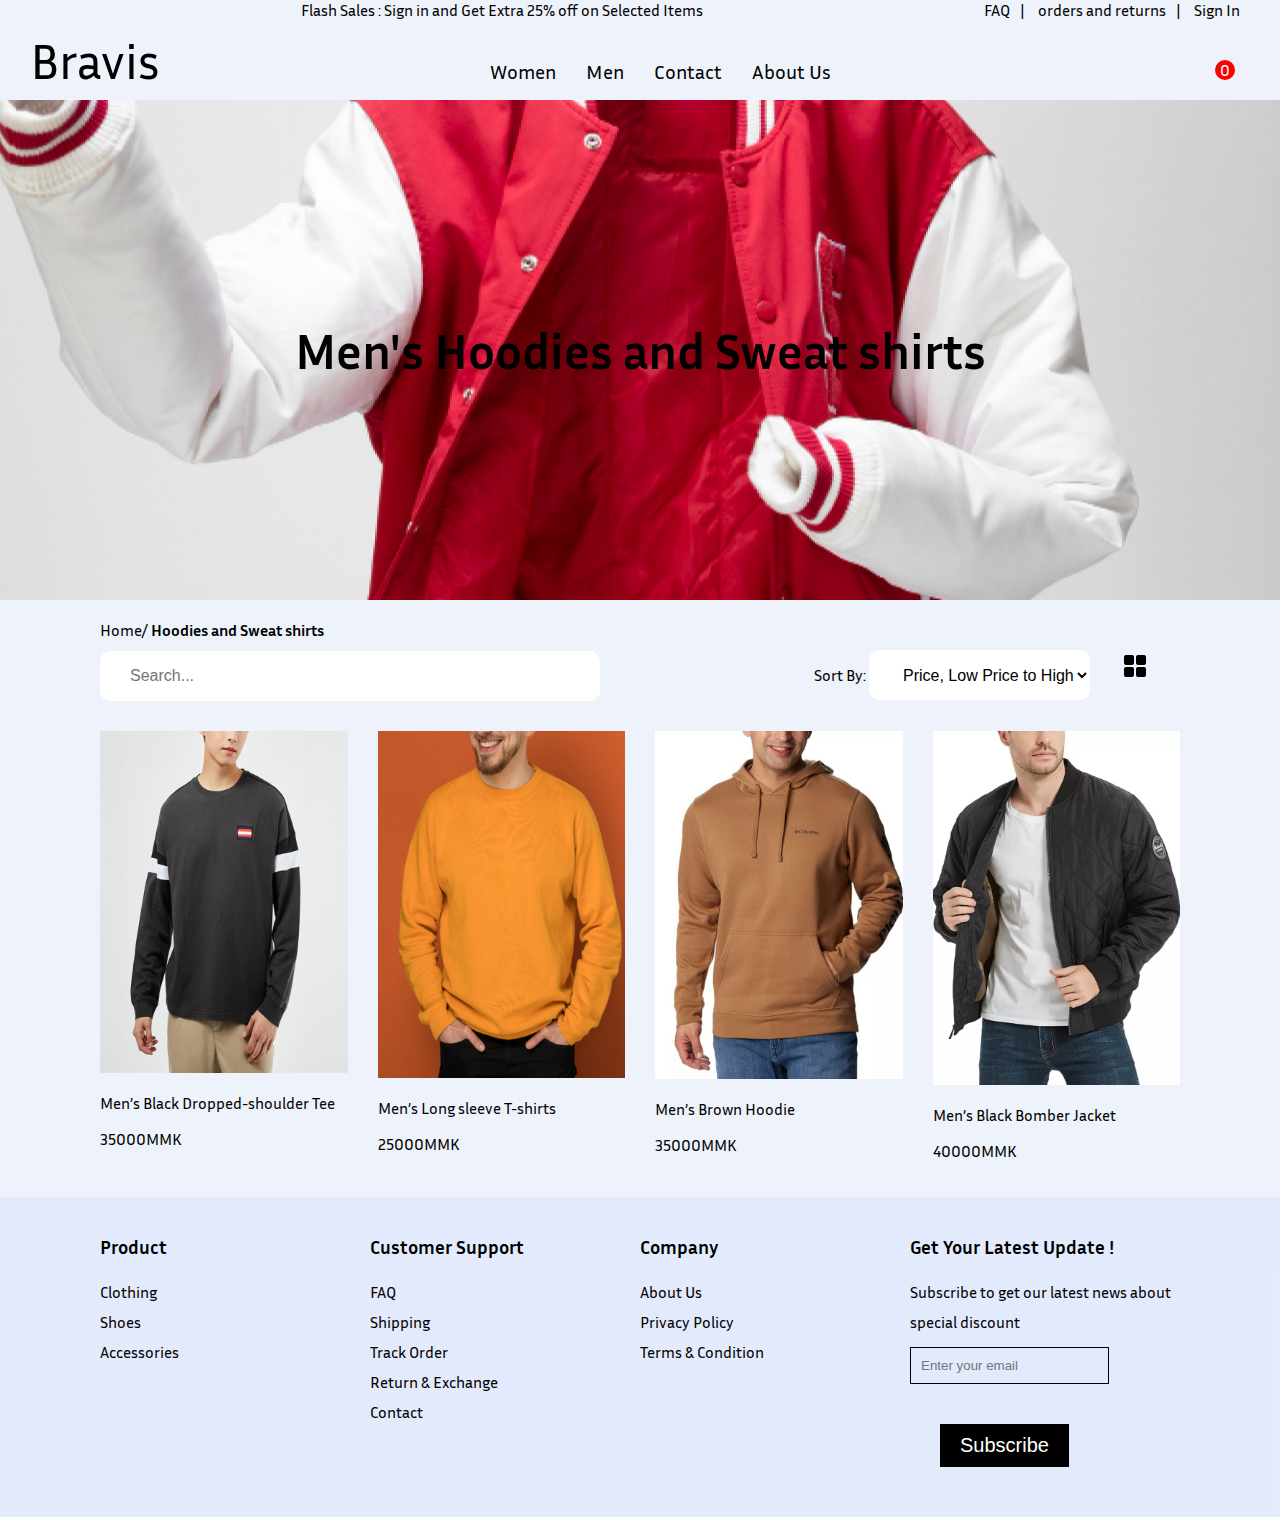
<file: pages/category/men/hoodie.html>
<!DOCTYPE html>
<html lang="en">
<head>
    <meta charset="UTF-8">
    <meta name="viewport" content="width=device-width, initial-scale=1.0">
    <title>Men/Hoodie & Sweat Shirts</title>
    <link rel="stylesheet" href="/css/global/style.css">
    <link rel="stylesheet" href="/css/pages/category/category_sort.css">
    <link rel="stylesheet" href="/css/component/add_to_card.css">
    <link rel="stylesheet" href="/css/pages/category/men/men_hoodie_and_sweat_shirt.css">
    <link rel="stylesheet" href="https://cdnjs.cloudflare.com/ajax/libs/font-awesome/6.5.1/css/all.min.css" integrity="sha512-DTOQO9RWCH3ppGqcWaEA1BIZOC6xxalwEsw9c2QQeAIftl+Vegovlnee1c9QX4TctnWMn13TZye+giMm8e2LwA==" crossorigin="anonymous" referrerpolicy="no-referrer" />

</head>
<body>
    <div class="section1">
        <!-- navi -->
        <div class="navigation flex_col">
            <div class="flash_sale_bar flex_row">
                <div class="flash_sale">
                    Flash Sales : Sign in and Get Extra  25%  off on Selected Items
                </div>
                <div class="link">
                    <a href="">FAQ</a>|
                    <a href="">orders and returns</a>|
                    <a href="/account/login/index.html">Sign In</a>
                </div>
            </div>
            <div class="nav_bar flex_row">
                <div class="logo">
                    Bravis
                </div>
                <div class="menu flex_row">
                    <div class="women drop_down">
                        <a href="" >Women</a>
                        <div class="women_drop_down_content">
                            <h3>Women Clothing</h3>
                            <div class="women_clothing_list flex_row">
                                <div class="flex_col">
                                    <a href="../women/dress.html">Women's Dresses</a>
                                    <a href="../women/blouse.html">Women's Tops, Tees & Blouses</a>
                                    <a href="../women/hoodie.html">Women's Fashion Hoodies & Sweat shirts</a>
                                    <a href="../women/pant.html">Women's Pants</a>
                                    <a href="../women/skirt.html">Women's Skirts</a>
                                </div>
                            </div>
                        </div>
                    </div>
                    <div class="men drop_down">
                        <a href="" >Men</a>
                        <div class="men_drop_down_content">
                            <h3>Men Clothing</h3>
                            <div class="men_clothing_list flex_row">
                                <div class="flex_col">
                                    <a href="../men/tee.html">Men's Tee</a>
                                    <a href="../men/men_t_shirt.html">Men's T-Shirts</a>
                                    <a href="../men/hoodie.html">Men's Hoodies & Sweat Shirts</a>
                                    <a href="../men/pant.html">Men’s Pants</a>
                                </div>
                            </div>
                        </div>
                    </div>
                    <div class="contact">
                        <a href="../../contact/index.html" >Contact</a>
                    </div>
                    <div class="about_us">
                        <a href="../../about/index.html" >About Us</a>
                    </div>
                </div>
                <div class="extra_icon flex_row">
                    <i class="fa-solid fa-magnifying-glass"></i>
                    <div class="add_to_cart_icon">
                        <i class="fa-solid fa-cart-shopping"></i>
                        <span>0</span>
                    </div>
                </div>
            </div>
        </div>
        <div class="navi_ph flex_row">
            <div class="logo">
                Bravis
            </div>
            <i class="fa-solid fa-bars hamburger_menu open_menu"></i>
            <i class="fa-solid fa-xmark close_menu"></i>
        </div>
        <div class="overflow_menu">
            <div class="menu_link flex_col">
                <a href="">Women</a>
                <a href="">Men</a>
                <a href="/pages/contact/index.html">Contact</a>
                <a href="/pages/about/index.html">About</a>
            </div>
        </div>
    </div>
    <div class="shopping_cart_box">
        <div class="flex_row">
            <h1>Cart</h1>
            <i class="fa-regular fa-circle-xmark close_button"></i>
        </div>
        <hr>    
    </div>
    <div class="intro_session flex_row">
        Men's Hoodies and Sweat shirts
    </div>
    <div class="filter">
        <div class="link">
            <a href="/index.html">Home</a>/
            <a href="../men/hoodie.html">Hoodies and Sweat shirts</a>
        </div>
        <div class="flex_row">
            <div class="search">
                <input type="text" class="input" placeholder="Search...">
                <i class="fa-solid fa-magnifying-glass"></i>
            </div>
            <div class="sort_by flex_row">
                <div>
                    <span>Sort By:</span>
                    <select name="" id="" class="input">
                    <option value="low_to_high_price">Price, Low Price to High</option>
                    <option value="high_to_low_price">Price, High Price to Low</option>
                </select>
                </div>
                <!-- <img src=".././images/icons/icons8-sort-down-30.png" alt=""> -->
                <div class="icon flex_row">
                    <img src="/assets/icons/icons8-health-data-30.png" alt="">
                    <i class="fa-solid fa-list-ul"></i>
                </div>
            </div>
            

        </div>
    </div>
    <div class="men_hoodie_and_sweat_shirt_list grid">
        <div>
            <img src="/images/91_2_1_3_1000_1000 1.png" alt="">
            <p>Men’s Black Dropped-shoulder Tee</p>
            <p>35000MMK</p>    
        </div>
        <div>
            <img src="/images/happy-young-man-laughing 1.png" alt="">
            <p>Men’s Long sleeve  T-shirts</p>
            <p>25000MMK</p>   
        </div>
        <div>
            <img src="/images/ezgif 6.png" alt="">
            <p>Men’s Brown Hoodie</p>
            <p>35000MMK</p>    
        </div>
        <div>
            <img src="/images/26040791_fpx 1.png" alt="">
            <p>Men’s Black Bomber Jacket</p>
            <p>40000MMK</p>
        </div>
    </div>

    <div class="footer grid">
        <div class="flex_col">
            <h3>Product</h3>
            <ul>
                <li>Clothing</li>
                <li>Shoes</li>
                <li>Accessories</li>
            </ul>
        </div>
        <div class="flex_col">
            <h3>Customer Support</h3>
            <ul>
                <li>FAQ</li>
                <li>Shipping</li>
                <li>Track Order</li>
                <li>Return & Exchange</li>
                <li><a href="../../contact/index.html">Contact</a></li>
            </ul>
        </div>
        <div class="flex_col">
            <h3>Company</h3>
            <ul>
                <li>About Us</li>
                <li>Privacy Policy</li>
                <li>Terms & Condition</li>
            </ul>
        </div>
        <div class="flex_col">
            <h3>Get Your Latest Update !</h3>
            <ul>
                <li>Subscribe to get our latest news  about special discount</li>
                <li><input type="email" placeholder="Enter your email"></li>
                <li><button class="button1">Subscribe</button></li>
            </ul>
        </div>
    </div>

    <!-- script -->
    <script src="/js/add_to_card.js"></script>
    <script src="/js/hamburger_menu.js"></script>
</body>
</html>
</file>
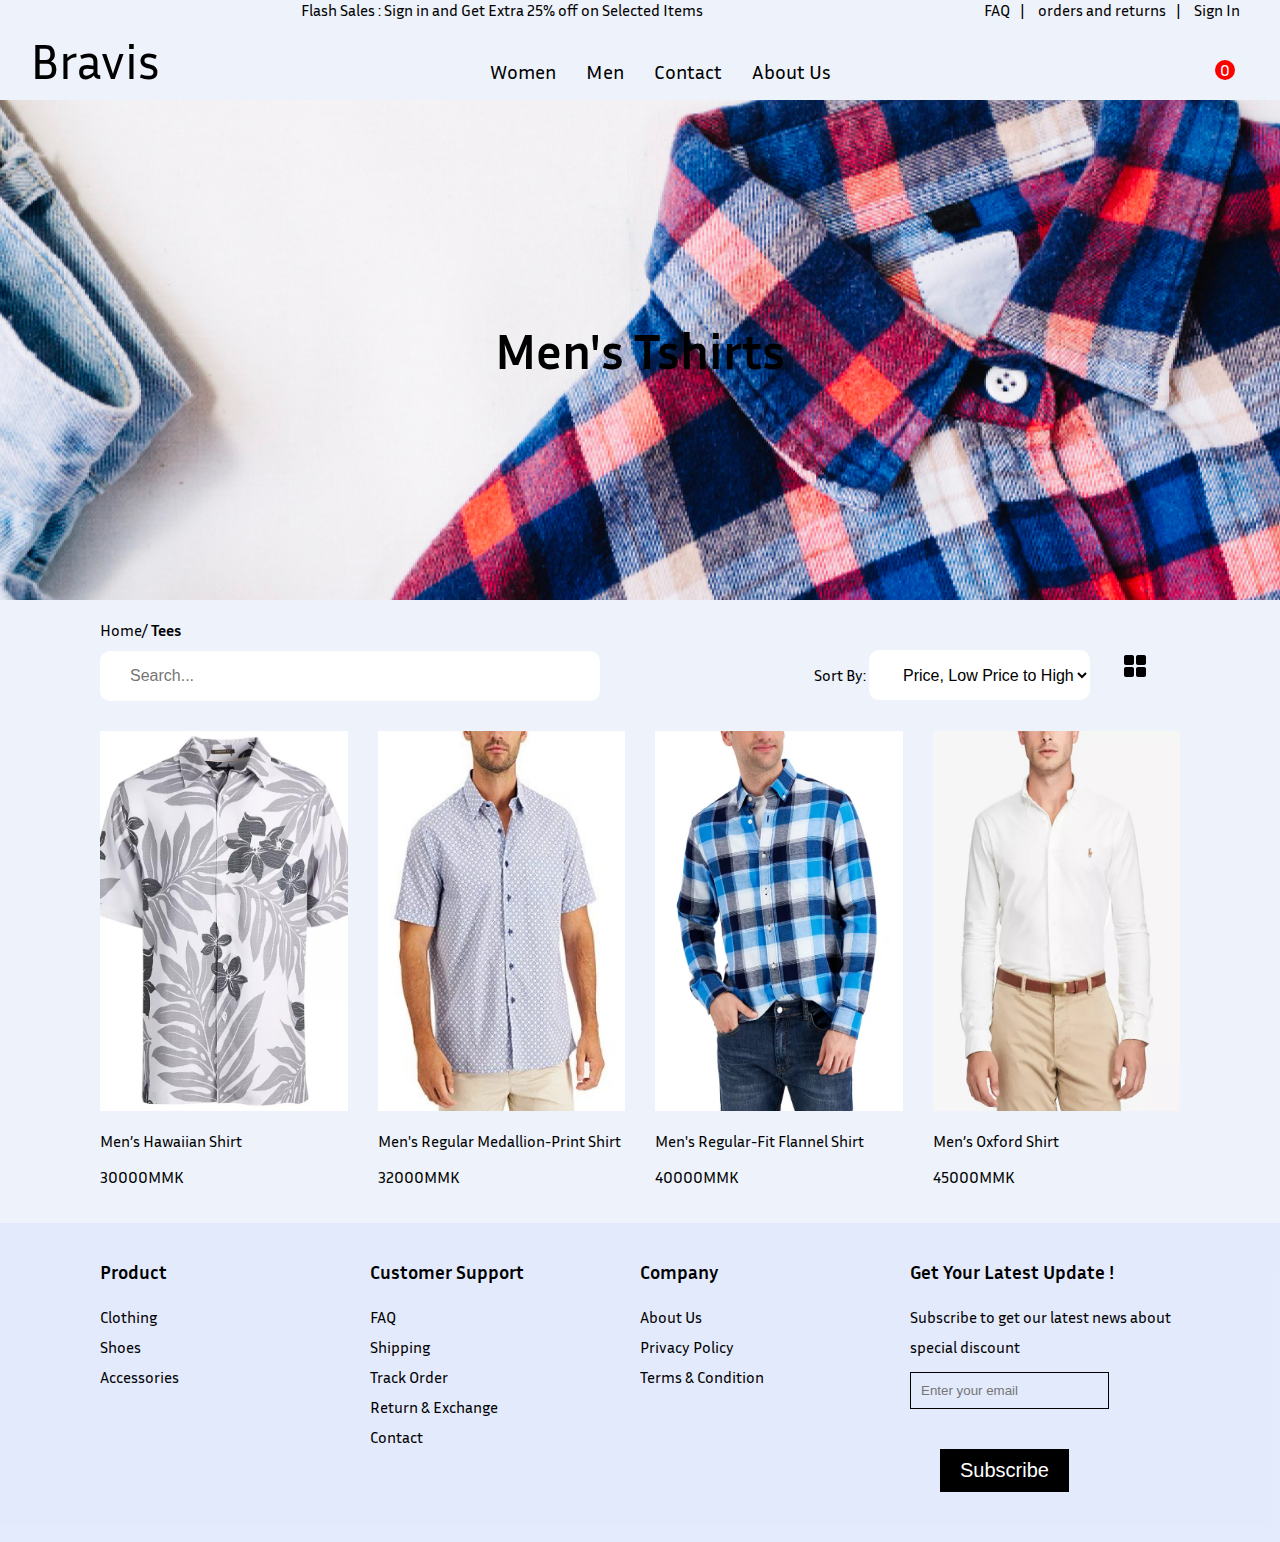
<file: pages/category/men/men_t_shirt.html>
<!DOCTYPE html>
<html lang="en">
<head>
    <meta charset="UTF-8">
    <meta name="viewport" content="width=device-width, initial-scale=1.0">
    <title>Men/Tshirts</title>
    <link rel="stylesheet" href="/css/global/style.css">
    <link rel="stylesheet" href="/css/pages/category/category_sort.css">
    <link rel="stylesheet" href="/css/component/add_to_card.css">
    <link rel="stylesheet" href="/css/pages/category/men/men_tshirt.css">
    <link rel="stylesheet" href="https://cdnjs.cloudflare.com/ajax/libs/font-awesome/6.5.1/css/all.min.css" integrity="sha512-DTOQO9RWCH3ppGqcWaEA1BIZOC6xxalwEsw9c2QQeAIftl+Vegovlnee1c9QX4TctnWMn13TZye+giMm8e2LwA==" crossorigin="anonymous" referrerpolicy="no-referrer" />

</head>
<body>
    <div class="section1">
        <!-- navi -->
        <div class="navigation flex_col">
            <div class="flash_sale_bar flex_row">
                <div class="flash_sale">
                    Flash Sales : Sign in and Get Extra  25%  off on Selected Items
                </div>
                <div class="link">
                    <a href="">FAQ</a>|
                    <a href="">orders and returns</a>|
                    <a href="/account/login/index.html">Sign In</a>
                </div>
            </div>
            <div class="nav_bar flex_row">
                <div class="logo">
                    Bravis
                </div>
                <div class="menu flex_row">
                    <div class="women drop_down">
                        <a href="" >Women</a>
                        <div class="women_drop_down_content">
                            <h3>Women Clothing</h3>
                            <div class="women_clothing_list flex_row">
                                <div class="flex_col">
                                    <a href="../women/dress.html">Women's Dresses</a>
                                    <a href="../women/blouse.html">Women's Tops, Tees & Blouses</a>
                                    <a href="../women/hoodie.html">Women's Fashion Hoodies & Sweat shirts</a>
                                    <a href="../women/pant.html">Women's Pants</a>
                                    <a href="../women/skirt.html">Women's Skirts</a>
                                </div>
                            </div>
                        </div>
                    </div>
                    <div class="men drop_down">
                        <a href="" >Men</a>
                        <div class="men_drop_down_content">
                            <h3>Men Clothing</h3>
                            <div class="men_clothing_list flex_row">
                                <div class="flex_col">
                                    <a href="../men/tee.html">Men's Tee</a>
                                    <a href="../men/men_t_shirt.html">Men's T-Shirts</a>
                                    <a href="../men/hoodie.html">Men's Hoodies & Sweat Shirts</a>
                                    <a href="../men/pant.html">Men’s Pants</a>
                                </div>
                            </div>
                        </div>
                    </div>
                    <div class="contact">
                        <a href="../../contact/index.html" >Contact</a>
                    </div>
                    <div class="about_us">
                        <a href="../../about/index.html" >About Us</a>
                    </div>
                </div>
                <div class="extra_icon flex_row">
                    <i class="fa-solid fa-magnifying-glass"></i>
                    <div class="add_to_cart_icon">
                        <i class="fa-solid fa-cart-shopping"></i>
                        <span>0</span>
                    </div>
                </div>
            </div>
        </div>
        <div class="navi_ph flex_row">
            <div class="logo">
                Bravis
            </div>
            <i class="fa-solid fa-bars hamburger_menu open_menu"></i>
            <i class="fa-solid fa-xmark close_menu"></i>
        </div>
        <div class="overflow_menu">
            <div class="menu_link flex_col">
                <a href="">Women</a>
                <a href="">Men</a>
                <a href="/pages/contact/index.html">Contact</a>
                <a href="/pages/about/index.html">About</a>
            </div>
        </div>
    </div>
    <div class="shopping_cart_box">
        <div class="flex_row">
            <h1>Cart</h1>
            <i class="fa-regular fa-circle-xmark close_button"></i>
        </div>
        <hr>    
    </div>
    <div class="intro_session flex_row">
        Men's Tshirts
    </div>
    <div class="filter">
        <div class="link">
            <a href="/index.html">Home</a>/
            <a href="../men/tee.html">Tees</a>
        </div>
        <div class="flex_row">
            <div class="search">
                <input type="text" class="input" placeholder="Search...">
                <i class="fa-solid fa-magnifying-glass"></i>
            </div>
            <div class="sort_by flex_row">
                <div>
                    <span>Sort By:</span>
                    <select name="" id="" class="input">
                    <option value="low_to_high_price">Price, Low Price to High</option>
                    <option value="high_to_low_price">Price, High Price to Low</option>
                </select>
                </div>
                <!-- <img src=".././images/icons/icons8-sort-down-30.png" alt=""> -->
                <div class="icon flex_row">
                    <img src="/assets/icons/icons8-health-data-30.png" alt="">
                    <i class="fa-solid fa-list-ul"></i>
                </div>
            </div>
            

        </div>
    </div>
    <div class="men_tshirt_list grid">
        <div>
            <img src="/images/ezgif 4.png" alt="">
            <p>Men’s Hawaiian Shirt</p>
            <p>30000MMK</p>    
        </div>
        <div>
            <img src="/images/ezgif 3.png" alt="">
            <p>Men's Regular Medallion-Print Shirt</p>
            <p>32000MMK</p>   
        </div>
        <div>
            <img src="/images/ezgif 1.png" alt="">
            <p>Men's Regular-Fit Flannel Shirt</p>
            <p>40000MMK</p>    
        </div>
        <div>
            <img src="/images/ezgif 2.png" alt="">
                <p>Men’s Oxford Shirt</p>
                <p>45000MMK</p>
        </div>
    </div>

    <div class="footer grid">
        <div class="flex_col">
            <h3>Product</h3>
            <ul>
                <li>Clothing</li>
                <li>Shoes</li>
                <li>Accessories</li>
            </ul>
        </div>
        <div class="flex_col">
            <h3>Customer Support</h3>
            <ul>
                <li>FAQ</li>
                <li>Shipping</li>
                <li>Track Order</li>
                <li>Return & Exchange</li>
                <li><a href="../../contact/index.html">Contact</a></li>
            </ul>
        </div>
        <div class="flex_col">
            <h3>Company</h3>
            <ul>
                <li>About Us</li>
                <li>Privacy Policy</li>
                <li>Terms & Condition</li>
            </ul>
        </div>
        <div class="flex_col">
            <h3>Get Your Latest Update !</h3>
            <ul>
                <li>Subscribe to get our latest news  about special discount</li>
                <li><input type="email" placeholder="Enter your email"></li>
                <li><button class="button1">Subscribe</button></li>
            </ul>
        </div>
    </div>

    <!-- script -->
    <script src="/js/add_to_card.js"></script>
    <script src="/js/hamburger_menu.js"></script>

</body>
</html>
</file>
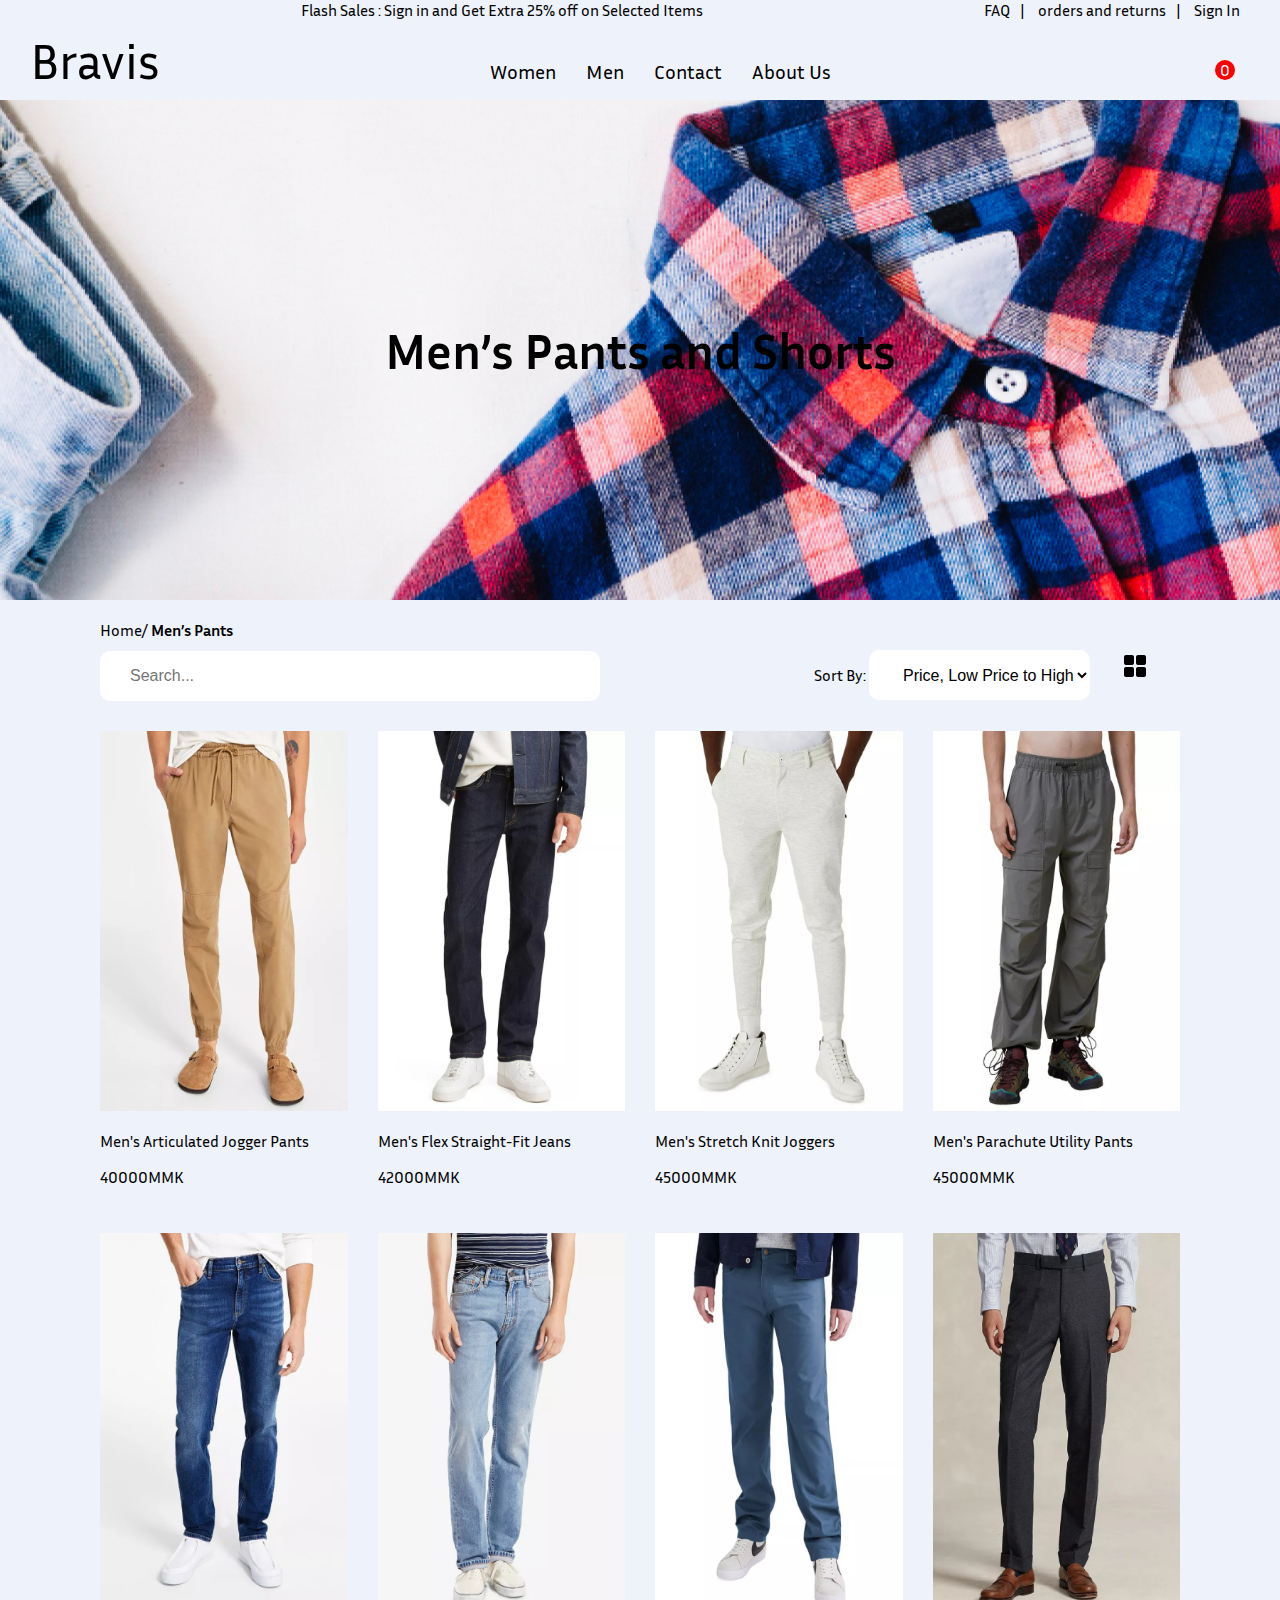
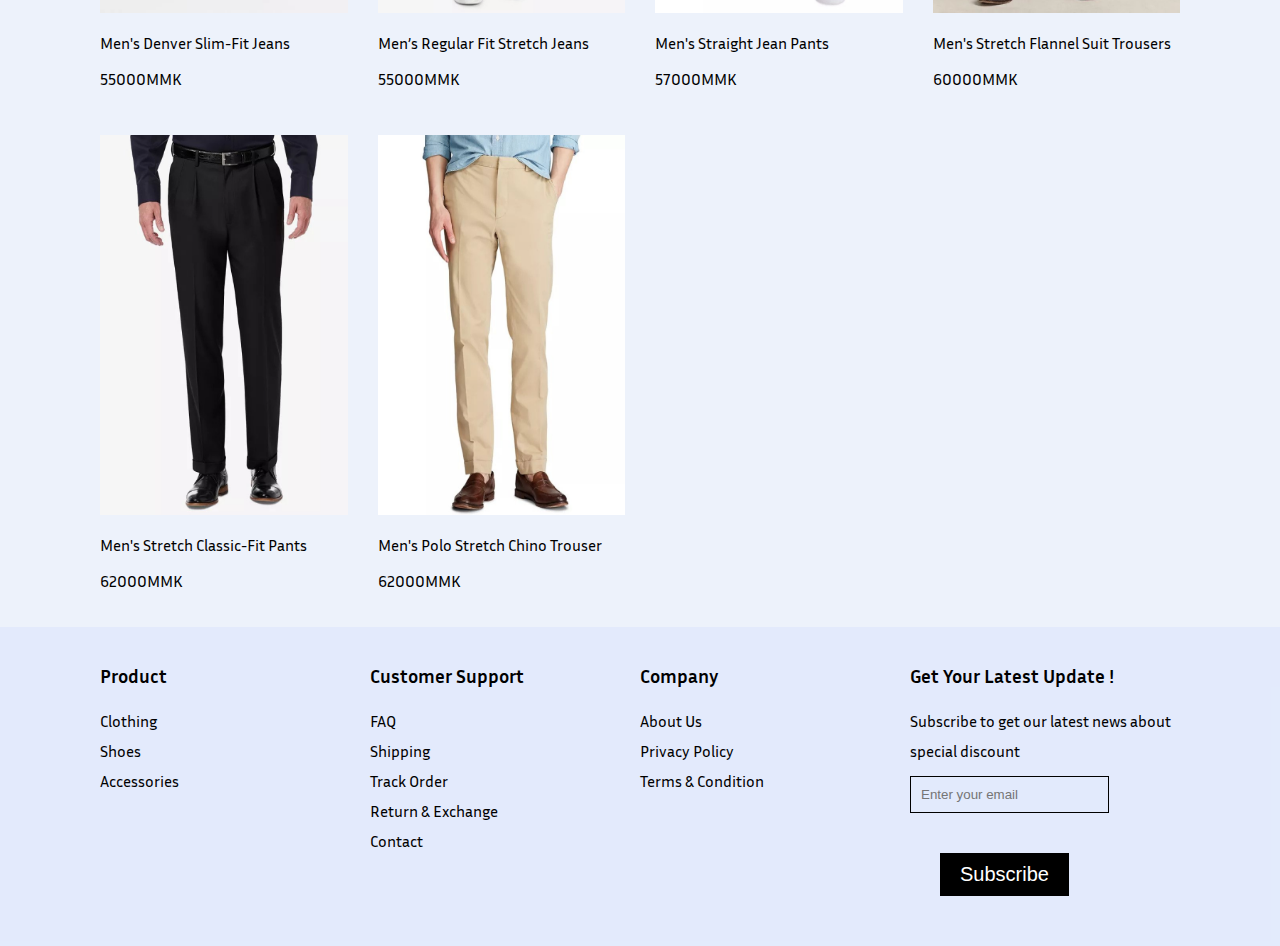
<file: pages/category/men/pant.html>
<!DOCTYPE html>
<html lang="en">
<head>
    <meta charset="UTF-8">
    <meta name="viewport" content="width=device-width, initial-scale=1.0">
    <title>Men/Pants</title>
    <link rel="stylesheet" href="/css/global/style.css">
    <link rel="stylesheet" href="/css/pages/category/category_sort.css">
    <link rel="stylesheet" href="/css/component/add_to_card.css">
    <link rel="stylesheet" href="/css/pages/category/men/men_pants.css">
    <link rel="stylesheet" href="https://cdnjs.cloudflare.com/ajax/libs/font-awesome/6.5.1/css/all.min.css" integrity="sha512-DTOQO9RWCH3ppGqcWaEA1BIZOC6xxalwEsw9c2QQeAIftl+Vegovlnee1c9QX4TctnWMn13TZye+giMm8e2LwA==" crossorigin="anonymous" referrerpolicy="no-referrer" />

</head>
<body>
    <div class="section1">
        <!-- navi -->
        <div class="navigation flex_col">
            <div class="flash_sale_bar flex_row">
                <div class="flash_sale">
                    Flash Sales : Sign in and Get Extra  25%  off on Selected Items
                </div>
                <div class="link">
                    <a href="">FAQ</a>|
                    <a href="">orders and returns</a>|
                    <a href="/account/login/index.html">Sign In</a>
                </div>
            </div>
            <div class="nav_bar flex_row">
                <div class="logo">
                    Bravis
                </div>
                <div class="menu flex_row">
                    <div class="women drop_down">
                        <a href="" >Women</a>
                        <div class="women_drop_down_content">
                            <h3>Women Clothing</h3>
                            <div class="women_clothing_list flex_row">
                                <div class="flex_col">
                                    <a href="../women/dress.html">Women's Dresses</a>
                                    <a href="../women/blouse.html">Women's Tops, Tees & Blouses</a>
                                    <a href="../women/hoodie.html">Women's Fashion Hoodies & Sweat shirts</a>
                                    <a href="../women/pant.html">Women's Pants</a>
                                    <a href="../women/skirt.html">Women's Skirts</a>
                                </div>
                            </div>
                        </div>
                    </div>
                    <div class="men drop_down">
                        <a href="" >Men</a>
                        <div class="men_drop_down_content">
                            <h3>Men Clothing</h3>
                            <div class="men_clothing_list flex_row">
                                <div class="flex_col">
                                    <a href="../men/tee.html">Men's Tee</a>
                                    <a href="../men/men_t_shirt.html">Men's T-Shirts</a>
                                    <a href="../men/hoodie.html">Men's Hoodies & Sweat Shirts</a>
                                    <a href="../men/pant.html">Men’s Pants</a>
                                </div>
                            </div>
                        </div>
                    </div>
                    <div class="contact">
                        <a href="../../contact/index.html" >Contact</a>
                    </div>
                    <div class="about_us">
                        <a href="../../about/index.html" >About Us</a>
                    </div>
                </div>
                <div class="extra_icon flex_row">
                    <i class="fa-solid fa-magnifying-glass"></i>
                    <div class="add_to_cart_icon">
                        <i class="fa-solid fa-cart-shopping"></i>
                        <span>0</span>
                    </div>
                </div>
            </div>
        </div>
        <div class="navi_ph flex_row">
            <div class="logo">
                Bravis
            </div>
            <i class="fa-solid fa-bars hamburger_menu open_menu"></i>
            <i class="fa-solid fa-xmark close_menu"></i>
        </div>
        <div class="overflow_menu">
            <div class="menu_link flex_col">
                <a href="">Women</a>
                <a href="">Men</a>
                <a href="/pages/contact/index.html">Contact</a>
                <a href="/pages/about/index.html">About</a>
            </div>
        </div>
    </div>
    <div class="shopping_cart_box">
        <div class="flex_row">
            <h1>Cart</h1>
            <i class="fa-regular fa-circle-xmark close_button"></i>
        </div>
        <hr>    
    </div>
    <div class="intro_session flex_row">
        Men’s Pants and Shorts
    </div>
    <div class="filter">
        <div class="link">
            <a href="/index.html">Home</a>/
            <a href="../men/pant.html">Men’s Pants</a>
        </div>
        <div class="flex_row">
            <div class="search">
                <input type="text" class="input" placeholder="Search...">
                <i class="fa-solid fa-magnifying-glass"></i>
            </div>
            <div class="sort_by flex_row">
                <div>
                    <span>Sort By:</span>
                    <select name="" id="" class="input">
                    <option value="low_to_high_price">Price, Low Price to High</option>
                    <option value="high_to_low_price">Price, High Price to Low</option>
                </select>
                </div>
                <!-- <img src=".././images/icons/icons8-sort-down-30.png" alt=""> -->
                <div class="icon flex_row">
                    <img src="/assets/icons/icons8-health-data-30.png" alt="">
                    <i class="fa-solid fa-list-ul"></i>
                </div>
            </div>
            

        </div>
    </div>
    <div class="men_pants_list grid">
        <div>
            <img src="/images/ezgif 13.png" alt="">
            <p>Men's Articulated Jogger Pants</p>
            <p>40000MMK</p>    
        </div>
        <div>
            <img src="/images/ezgif 11.png" alt="">
            <p>Men's Flex Straight-Fit Jeans</p>
            <p>42000MMK</p>   
        </div>
        <div>
            <img src="/images/ezgif 14.png" alt="">
            <p>Men's Stretch Knit Joggers</p>
            <p>45000MMK</p>    
        </div>
        <div>
            <img src="/images/ezgif 15.png" alt="">
                <p>Men's Parachute Utility Pants</p>
                <p>45000MMK</p>
        </div>
        <div>
            <img src="/images/ezgif 9.png" alt="">
            <p>Men's Denver Slim-Fit Jeans</p>
            <p>55000MMK</p>    
        </div>
        <div>
            <img src="/images/ezgif 12.png" alt="">
            <p>Men’s Regular Fit Stretch Jeans</p>
            <p>55000MMK</p>   
        </div>
        <div>
            <img src="/images/ezgif 8.png" alt="">
            <p>Men's Straight Jean  Pants</p>
            <p>57000MMK</p>    
        </div>
        <div>
            <img src="/images/ezgif 7.png" alt="">
                <p>Men's Stretch Flannel Suit Trousers</p>
                <p>60000MMK</p>
        </div>
        <div>
            <img src="/images/ezgif 16.png" alt="">
            <p>Men's Stretch Classic-Fit Pants</p>
            <p>62000MMK</p>    
        </div>
        <div>
            <img src="/images/ezgif 10.png" alt="">
                <p>Men's Polo Stretch Chino Trouser</p>
                <p>62000MMK</p>
        </div>
    </div>

    <div class="footer grid">
        <div class="flex_col">
            <h3>Product</h3>
            <ul>
                <li>Clothing</li>
                <li>Shoes</li>
                <li>Accessories</li>
            </ul>
        </div>
        <div class="flex_col">
            <h3>Customer Support</h3>
            <ul>
                <li>FAQ</li>
                <li>Shipping</li>
                <li>Track Order</li>
                <li>Return & Exchange</li>
                <li><a href="../../contact/index.html">Contact</a></li>
            </ul>
        </div>
        <div class="flex_col">
            <h3>Company</h3>
            <ul>
                <li>About Us</li>
                <li>Privacy Policy</li>
                <li>Terms & Condition</li>
            </ul>
        </div>
        <div class="flex_col">
            <h3>Get Your Latest Update !</h3>
            <ul>
                <li>Subscribe to get our latest news  about special discount</li>
                <li><input type="email" placeholder="Enter your email"></li>
                <li><button class="button1">Subscribe</button></li>
            </ul>
        </div>
    </div>

    <!-- script -->
    <script src="/js/add_to_card.js"></script>
    <script src="/js/hamburger_menu.js"></script>

</body>
</html>
</file>
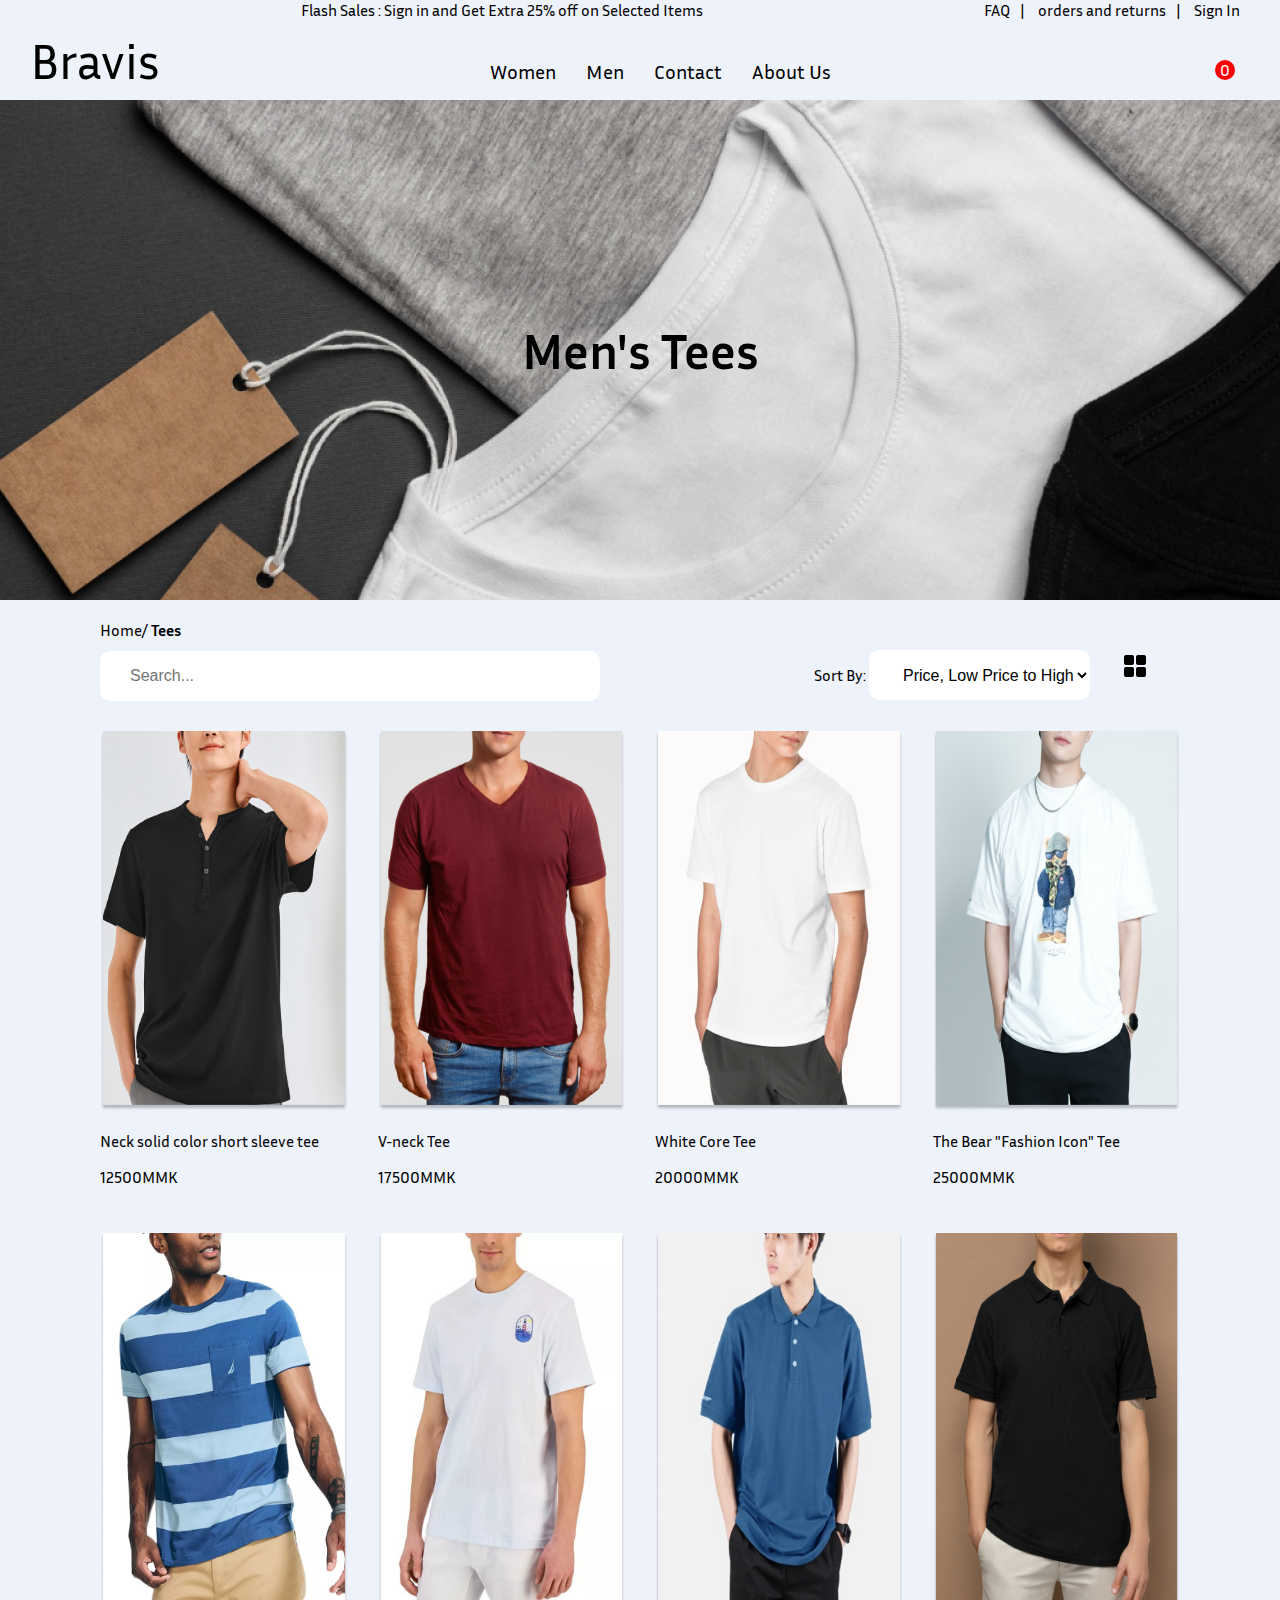
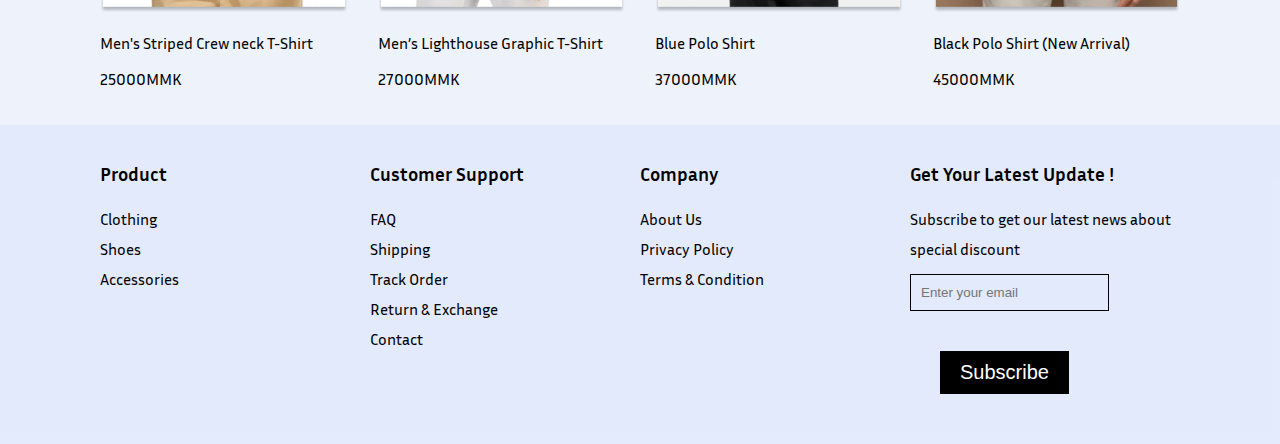
<file: pages/category/men/tee.html>
<!DOCTYPE html>
<html lang="en">
<head>
    <meta charset="UTF-8">
    <meta name="viewport" content="width=device-width, initial-scale=1.0">
    <title>Men/Tee</title>
    <link rel="stylesheet" href="/css/global/style.css">
    <link rel="stylesheet" href="/css/pages/category/category_sort.css">
    <link rel="stylesheet" href="/css/component/add_to_card.css">
    <link rel="stylesheet" href="/css/pages/category/men/men_tee.css">
    <link rel="stylesheet" href="https://cdnjs.cloudflare.com/ajax/libs/font-awesome/6.5.1/css/all.min.css" integrity="sha512-DTOQO9RWCH3ppGqcWaEA1BIZOC6xxalwEsw9c2QQeAIftl+Vegovlnee1c9QX4TctnWMn13TZye+giMm8e2LwA==" crossorigin="anonymous" referrerpolicy="no-referrer" />

</head>
<body>
    <div class="section1">
        <!-- navi -->
        <div class="navigation flex_col">
            <div class="flash_sale_bar flex_row">
                <div class="flash_sale">
                    Flash Sales : Sign in and Get Extra  25%  off on Selected Items
                </div>
                <div class="link">
                    <a href="">FAQ</a>|
                    <a href="">orders and returns</a>|
                    <a href="/account/login/index.html">Sign In</a>
                </div>
            </div>
            <div class="nav_bar flex_row">
                <div class="logo">
                    Bravis
                </div>
                <div class="menu flex_row">
                    <div class="women drop_down">
                        <a href="" >Women</a>
                        <div class="women_drop_down_content">
                            <h3>Women Clothing</h3>
                            <div class="women_clothing_list flex_row">
                                <div class="flex_col">
                                    <a href="../women/dress.html">Women's Dresses</a>
                                    <a href="../women/blouse.html">Women's Tops, Tees & Blouses</a>
                                    <a href="../women/hoodie.html">Women's Fashion Hoodies & Sweat shirts</a>
                                    <a href="../women/pant.html">Women's Pants</a>
                                    <a href="../women/skirt.html">Women's Skirts</a>
                                </div>
                            </div>
                        </div>
                    </div>
                    <div class="men drop_down">
                        <a href="" >Men</a>
                        <div class="men_drop_down_content">
                            <h3>Men Clothing</h3>
                            <div class="men_clothing_list flex_row">
                                <div class="flex_col">
                                    <a href="../men/tee.html">Men's Tee</a>
                                    <a href="../men/men_t_shirt.html">Men's T-Shirts</a>
                                    <a href="../men/hoodie.html">Men's Hoodies & Sweat Shirts</a>
                                    <a href="../men/pant.html">Men’s Pants</a>
                                </div>
                            </div>
                        </div>
                    </div>
                    <div class="contact">
                        <a href="../../contact/index.html" >Contact</a>
                    </div>
                    <div class="about_us">
                        <a href="../../about/index.html" >About Us</a>
                    </div>
                </div>
                <div class="extra_icon flex_row">
                    <i class="fa-solid fa-magnifying-glass"></i>
                    <div class="add_to_cart_icon">
                        <i class="fa-solid fa-cart-shopping"></i>
                        <span>0</span>
                    </div>
                </div>
            </div>
        </div>
        <div class="navi_ph flex_row">
            <div class="logo">
                Bravis
            </div>
            <i class="fa-solid fa-bars hamburger_menu open_menu"></i>
            <i class="fa-solid fa-xmark close_menu"></i>
        </div>
        <div class="overflow_menu">
            <div class="menu_link flex_col">
                <a href="">Women</a>
                <a href="">Men</a>
                <a href="/pages/contact/index.html">Contact</a>
                <a href="/pages/about/index.html">About</a>
            </div>
        </div>
    </div>
    <div class="shopping_cart_box">
        <div class="flex_row">
            <h1>Cart</h1>
            <i class="fa-regular fa-circle-xmark close_button"></i>
        </div>
        <hr>    
    </div>
    <div class="intro_session flex_row">
        Men's Tees
    </div>
    <div class="filter">
        <div class="link">
            <a href="/index.html">Home</a>/
            <a href="../men/tee.html">Tees</a>
        </div>
        <div class="flex_row">
            <div class="search">
                <input type="text" class="input" placeholder="Search...">
                <i class="fa-solid fa-magnifying-glass"></i>
            </div>
            <div class="sort_by flex_row">
                <div>
                    <span>Sort By:</span>
                    <select name="" id="" class="input">
                    <option value="low_to_high_price">Price, Low Price to High</option>
                    <option value="high_to_low_price">Price, High Price to Low</option>
                </select>
                </div>
                <!-- <img src=".././images/icons/icons8-sort-down-30.png" alt=""> -->
                <div class="icon flex_row">
                    <img src="/assets/icons/icons8-health-data-30.png" alt="">
                    <i class="fa-solid fa-list-ul"></i>
                </div>
            </div>
            

        </div>
    </div>
    <div class="men_tee_list grid">
        <a href="../men/detail.html">
            <div>
            <img src="/images/09_2_1_3_1000_1000 1.png" alt="">
            <p>Neck solid color short sleeve tee</p>
            <p>12500MMK</p>    
            </div>
        </a>
        <div>
            <img src="/images/indoor-cropped-image-muscular-young-man-red-t-shirt-jeans 1.png" alt="">
            <p>V-neck Tee </p>
            <p>17500MMK</p>
            
        </div>
        <div>
            <img src="/images/teenage-boy-white-tee-basic-youth-apparel-shoot 1.png" alt="">
            <p> White Core Tee </p>
            <p>20000MMK</p>
            
        </div>
        <div>
            <img src="/images/HIRO THE BEAR _FASHION ICON_ TEE - 957 (White, S) 1.png" alt="">
            <p>The Bear "Fashion Icon" Tee</p>
            <p>25000MMK</p>  
        </div>
        <div>
            <img src="/images/25455801_fpx 1.png" alt="">
            <div>
                <p>Men's Striped Crew neck T-Shirt</p>
                <p>25000MMK</p>
            </div>
        </div>
        <div>
            <img src="/images/ezgif 5.png" alt="">
            <p>Men’s Lighthouse Graphic T-Shirt</p>
            <p>27000MMK</p>
        </div>
        <div>
            <img src="/images/Core Polo 135 (1) 1.png" alt="">
            <p>Blue Polo Shirt </p>
            <p>37000MMK</p>
        </div>
        <div>
            <img src="/images/man-wearing-blank-shirt 2.png" alt="">
            <p>Black Polo Shirt  (New Arrival)</p>
            <p>45000MMK</p>
        </div>
    </div>

    <div class="footer grid">
        <div class="flex_col">
            <h3>Product</h3>
            <ul>
                <li>Clothing</li>
                <li>Shoes</li>
                <li>Accessories</li>
            </ul>
        </div>
        <div class="flex_col">
            <h3>Customer Support</h3>
            <ul>
                <li>FAQ</li>
                <li>Shipping</li>
                <li>Track Order</li>
                <li>Return & Exchange</li>
                <li><a href="../../contact/index.html">Contact</a></li>
            </ul>
        </div>
        <div class="flex_col">
            <h3>Company</h3>
            <ul>
                <li>About Us</li>
                <li>Privacy Policy</li>
                <li>Terms & Condition</li>
            </ul>
        </div>
        <div class="flex_col">
            <h3>Get Your Latest Update !</h3>
            <ul>
                <li>Subscribe to get our latest news  about special discount</li>
                <li><input type="email" placeholder="Enter your email"></li>
                <li><button class="button1">Subscribe</button></li>
            </ul>
        </div>
    </div>
    <!-- script -->
    <script src="/js/add_to_card.js"></script>
    <script src="/js/hamburger_menu.js"></script>

</body>
</html>
</file>
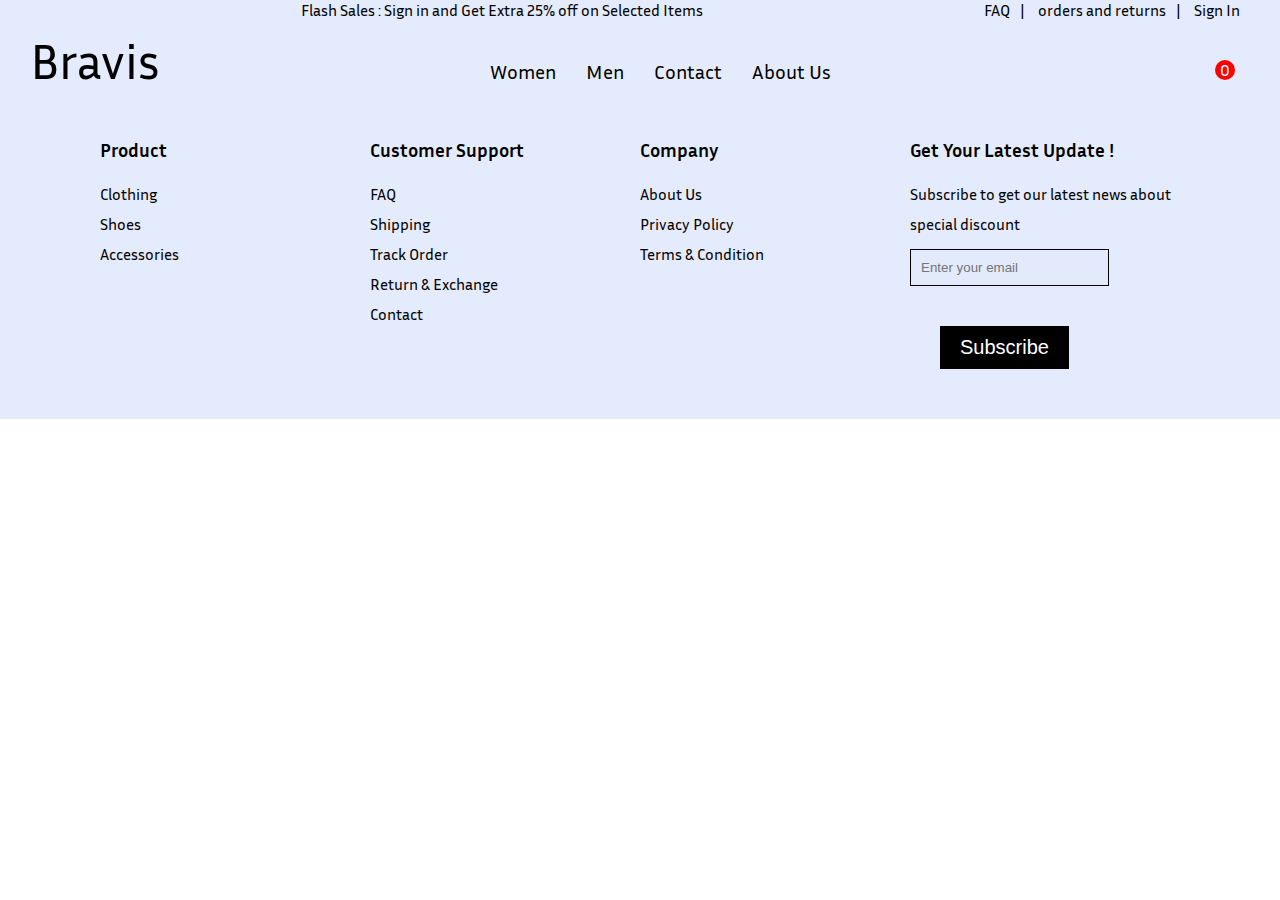
<file: pages/category/women/blouse.html>
<!DOCTYPE html>
<html lang="en">
<head>
    <meta charset="UTF-8">
    <meta name="viewport" content="width=device-width, initial-scale=1.0">
    <title>Women/tops_tees_blouse</title>
    <link rel="stylesheet" href="/css/global/style.css">
    <link rel="stylesheet" href="/css/component/add_to_card.css">
    <link rel="stylesheet" href="https://cdnjs.cloudflare.com/ajax/libs/font-awesome/6.5.1/css/all.min.css" integrity="sha512-DTOQO9RWCH3ppGqcWaEA1BIZOC6xxalwEsw9c2QQeAIftl+Vegovlnee1c9QX4TctnWMn13TZye+giMm8e2LwA==" crossorigin="anonymous" referrerpolicy="no-referrer" />

</head>
<body>
    <div class="section1">
        <!-- navi -->
        <div class="navigation flex_col">
            <div class="flash_sale_bar flex_row">
                <div class="flash_sale">
                    Flash Sales : Sign in and Get Extra  25%  off on Selected Items
                </div>
                <div class="link">
                    <a href="">FAQ</a>|
                    <a href="">orders and returns</a>|
                    <a href="/account/login/index.html">Sign In</a>
                </div>
            </div>
            <div class="nav_bar flex_row">
                <div class="logo">
                    Bravis
                </div>
                <div class="menu flex_row">
                    <div class="women drop_down">
                        <a href="" >Women</a>
                        <div class="women_drop_down_content">
                            <h3>Women Clothing</h3>
                            <div class="women_clothing_list flex_row">
                                <div class="flex_col">
                                    <a href="../women/dress.html">Women's Dresses</a>
                                    <a href="../women/blouse.html">Women's Tops, Tees & Blouses</a>
                                    <a href="../women/hoodie.html">Women's Fashion Hoodies & Sweat shirts</a>
                                    <a href="../women/pant.html">Women's Pants</a>
                                    <a href="../women/skirt.html">Women's Skirts</a>
                                </div>
                            </div>
                        </div>
                    </div>
                    <div class="men drop_down">
                        <a href="" >Men</a>
                        <div class="men_drop_down_content">
                            <h3>Men Clothing</h3>
                            <div class="men_clothing_list flex_row">
                                <div class="flex_col">
                                    <a href="../men/tee.html">Men's Tee</a>
                                    <a href="../men/men_t_shirt.html">Men's T-Shirts</a>
                                    <a href="../men/hoodie.html">Men's Hoodies & Sweat Shirts</a>
                                    <a href="../men/pant.html">Men’s Pants</a>
                                </div>
                            </div>
                        </div>
                    </div>
                    <div class="contact">
                        <a href="../../contact/index.html" >Contact</a>
                    </div>
                    <div class="about_us">
                        <a href="../../about/index.html" >About Us</a>
                    </div>
                </div>
                <div class="extra_icon flex_row">
                    <i class="fa-solid fa-magnifying-glass"></i>
                    <div class="add_to_cart_icon">
                        <i class="fa-solid fa-cart-shopping"></i>
                        <span>0</span>
                    </div>
                </div>
            </div>
        </div>
    </div>
    <div class="shopping_cart_box">
        <div class="flex_row">
            <h1>Cart</h1>
            <i class="fa-regular fa-circle-xmark close_button"></i>
        </div>
        <hr>    
    </div>
    <!-- <div class="intro_session">
        <img src=".././images/shirt-mockup-concept-with-plain-clothing (2).jpg" alt="">
    </div> -->
    <div class="footer grid">
        <div class="flex_col">
            <h3>Product</h3>
            <ul>
                <li>Clothing</li>
                <li>Shoes</li>
                <li>Accessories</li>
            </ul>
        </div>
        <div class="flex_col">
            <h3>Customer Support</h3>
            <ul>
                <li>FAQ</li>
                <li>Shipping</li>
                <li>Track Order</li>
                <li>Return & Exchange</li>
                <li><a href="../../contact/index.html">Contact</a></li>
            </ul>
        </div>
        <div class="flex_col">
            <h3>Company</h3>
            <ul>
                <li>About Us</li>
                <li>Privacy Policy</li>
                <li>Terms & Condition</li>
            </ul>
        </div>
        <div class="flex_col">
            <h3>Get Your Latest Update !</h3>
            <ul>
                <li>Subscribe to get our latest news  about special discount</li>
                <li><input type="email" placeholder="Enter your email"></li>
                <li><button class="button1">Subscribe</button></li>
            </ul>
        </div>
    </div>
    <!-- script -->
    <script src="/js/add_to_card.js"></script>

</body>
</html>
</file>
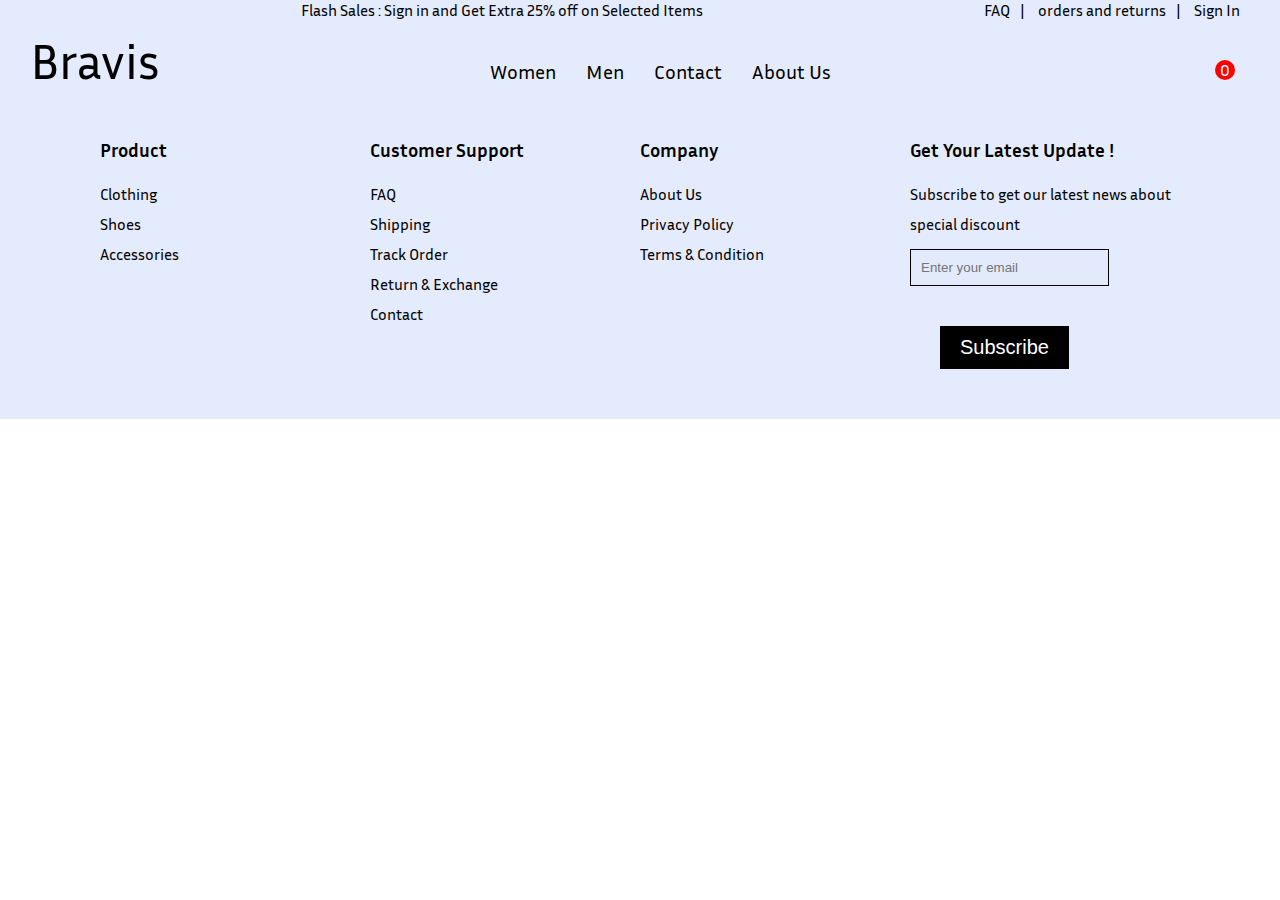
<file: pages/category/women/dress.html>
<!DOCTYPE html>
<html lang="en">
<head>
    <meta charset="UTF-8">
    <meta name="viewport" content="width=device-width, initial-scale=1.0">
    <title>Men/Tee</title>
    <link rel="stylesheet" href="/css/global/style.css">
    <link rel="stylesheet" href="/css/component/add_to_card.css">
    <link rel="stylesheet" href="https://cdnjs.cloudflare.com/ajax/libs/font-awesome/6.5.1/css/all.min.css" integrity="sha512-DTOQO9RWCH3ppGqcWaEA1BIZOC6xxalwEsw9c2QQeAIftl+Vegovlnee1c9QX4TctnWMn13TZye+giMm8e2LwA==" crossorigin="anonymous" referrerpolicy="no-referrer" />

</head>
<body>
    <div class="section1">
        <!-- navi -->
        <div class="navigation flex_col">
            <div class="flash_sale_bar flex_row">
                <div class="flash_sale">
                    Flash Sales : Sign in and Get Extra  25%  off on Selected Items
                </div>
                <div class="link">
                    <a href="">FAQ</a>|
                    <a href="">orders and returns</a>|
                    <a href="/account/login/index.html">Sign In</a>
                </div>
            </div>
            <div class="nav_bar flex_row">
                <div class="logo">
                    Bravis
                </div>
                <div class="menu flex_row">
                    <div class="women drop_down">
                        <a href="" >Women</a>
                        <div class="women_drop_down_content">
                            <h3>Women Clothing</h3>
                            <div class="women_clothing_list flex_row">
                                <div class="flex_col">
                                    <a href="../women/dress.html">Women's Dresses</a>
                                    <a href="../women/blouse.html">Women's Tops, Tees & Blouses</a>
                                    <a href="../women/hoodie.html">Women's Fashion Hoodies & Sweat shirts</a>
                                    <a href="../women/pant.html">Women's Pants</a>
                                    <a href="../women/skirt.html">Women's Skirts</a>
                                </div>
                            </div>
                        </div>
                    </div>
                    <div class="men drop_down">
                        <a href="" >Men</a>
                        <div class="men_drop_down_content">
                            <h3>Men Clothing</h3>
                            <div class="men_clothing_list flex_row">
                                <div class="flex_col">
                                    <a href="../men/tee.html">Men's Tee</a>
                                    <a href="../men/men_t_shirt.html">Men's T-Shirts</a>
                                    <a href="../men/hoodie.html">Men's Hoodies & Sweat Shirts</a>
                                    <a href="../men/pant.html">Men’s Pants</a>
                                </div>
                            </div>
                        </div>
                    </div>
                    <div class="contact">
                        <a href="../../contact/index.html" >Contact</a>
                    </div>
                    <div class="about_us">
                        <a href="../../about/index.html" >About Us</a>
                    </div>
                </div>
                <div class="extra_icon flex_row">
                    <i class="fa-solid fa-magnifying-glass"></i>
                    <div class="add_to_cart_icon">
                        <i class="fa-solid fa-cart-shopping"></i>
                        <span>0</span>
                    </div>
                </div>
            </div>
        </div>
    </div>
    <div class="shopping_cart_box">
        <div class="flex_row">
            <h1>Cart</h1>
            <i class="fa-regular fa-circle-xmark close_button"></i>
        </div>
        <hr>    
    </div>
    <!-- <div class="intro_session">
        <img src=".././images/shirt-mockup-concept-with-plain-clothing (2).jpg" alt="">
    </div> -->
    <div class="footer grid">
        <div class="flex_col">
            <h3>Product</h3>
            <ul>
                <li>Clothing</li>
                <li>Shoes</li>
                <li>Accessories</li>
            </ul>
        </div>
        <div class="flex_col">
            <h3>Customer Support</h3>
            <ul>
                <li>FAQ</li>
                <li>Shipping</li>
                <li>Track Order</li>
                <li>Return & Exchange</li>
                <li><a href="../../contact/index.html">Contact</a></li>
            </ul>
        </div>
        <div class="flex_col">
            <h3>Company</h3>
            <ul>
                <li>About Us</li>
                <li>Privacy Policy</li>
                <li>Terms & Condition</li>
            </ul>
        </div>
        <div class="flex_col">
            <h3>Get Your Latest Update !</h3>
            <ul>
                <li>Subscribe to get our latest news  about special discount</li>
                <li><input type="email" placeholder="Enter your email"></li>
                <li><button class="button1">Subscribe</button></li>
            </ul>
        </div>
    </div>
    <!-- script -->
    <script src="/js/add_to_card.js"></script>

</body>
</html>
</file>
<file: css/global/style.css>
/* import font */
@import url('https://fonts.googleapis.com/css2?family=Inria+Sans&display=swap');
/* **************** */
/* color */
:root{
    --primary-color:#000000;
    --secondary-color:rgba(226, 234, 252, 0.93);
    --third-color:#ffffff;
    --fourth_color:#E7E7E7;
    --button_blue_color:#0079FF;
    --fifth-color:#EDF2FB;
}

/* universal */
* {
  box-sizing: border-box;
  scroll-behavior: smooth;
}
html,body{
    margin: 0px;
    padding: 0px;
    width: 100%;
    height: auto;
    color: var(--primary-color);
    font-family: 'Inria Sans', sans-serif;
}
img{
    width: 100%;
    height: auto;
}
button{
    cursor: pointer;
}
ul{
    margin: 0px;
    padding: 0px;
}
ul li{
    list-style-type: none;
}
i{
    cursor: pointer;
}
a{
    color: var(--primary-color);
    text-decoration: none;
    cursor: pointer;
}
a:visited{
    color: var(--primary-color);
}
.grid{
    display: grid;
}
.flex_row{
    display: flex;
    flex-direction: row;
}
.flex_col{
    display: flex;
    flex-direction: column;
}
.button1{
    margin: 30px;
    padding: 10px 20px;
    font-size: 20px;
    background-color: var(--primary-color);
    color: var(--third-color);
    border: none;
}
.button1:hover{
    background-color: var(--third-color);
    color: var(--primary-color);
    border: 2px solid var(--primary-color);
}
.button2{
    margin: 20px 0px;
    padding: 15px 50px;
    font-size: 20px;
    background-color:var(--button_blue_color);
    color: var(--third-color);
    border: none;
    border-radius: 10px;
}
.button2:hover{
    background-color: var(--third-color);
    color: var(--button_blue_color);
    border: 2px solid var(--button_blue_color);
}
/* **************** */
/* header */
.section1{
    height: auto;
    background-color: var(--secondary-color);
}
.flash_sale_bar{
    margin: 0px 30px;
    justify-content: space-between;
}
.navi_ph{
    display: none;
}
.navi_ph .close_menu{
    display: none;
    position: relative;
    z-index: 2;
    font-size: 30px;
}
.overflow_menu{
    display: none !important;
}
.section1 .flash_sale_bar .flash_sale{
    flex-grow: 2;
    text-align: center;
}
.section1 .flash_sale_bar .link a{
    margin:0px 10px;
}
.section1 .nav_bar{
    margin: 10px 30px;
    align-items: baseline;
    justify-content: space-between;
}
.section1 .nav_bar .logo{
    font-size: 50px;
}
.section1 .nav_bar .menu div >a, .nav_bar .extra_icon i{
    font-size: 20px;
    padding-right: 30px;
}
.section1 .nav_bar .menu{
    overflow: hidden;
}
.menu .women .women_drop_down_content,
.menu .men .men_drop_down_content{
 display: none;
 width: 100%;
 height: 100vh;
 padding: 20px;
 position: absolute;
 left:0;
 z-index: 1;
 background-color: var(--third-color);
 line-height: 40px;
 border-radius: 10px;
}
.menu .women:hover .women_drop_down_content,.menu .women:focus .women_drop_down_content,
.menu .men:hover .men_drop_down_content,.menu .men:focus .men_drop_down_content
{
    display: block;
}
.section1 .nav_bar div >a{
    transition: .3s;
}
.section1 .nav_bar div >a:hover{
    font-weight: bold;
}
.section1 .nav_bar .menu .women .women_clothing_list div >a,
.section1 .nav_bar .menu .men .men_clothing_list div >a{
    font-size: 20px;
}
.nav_bar .extra_icon i:last-child{
    padding-right: 10px;
}
/* footer */
.footer{
    padding: 20px 100px;
    background-color: var(--secondary-color);
    grid-template-columns: repeat(4,1fr);
}
.footer div ul{
    line-height: 30px;
}
.footer div ul li{
    opacity: 1;
}
.footer div ul li:hover{
    opacity: .8;
    cursor: pointer;
}
.footer div:nth-child(4) ul li:hover{
    opacity: 1;
    cursor:default;
}
.footer div ul li>input{
    background-color: var(--secondary-color);
    padding: 10px;
    margin: 10px 0px;
    border: 1px solid var(--primary-color);
    border-radius: none;
}

/* responsive */
/* tablet */
/* no need */

/* phone */
@media(max-width:767px) and (min-width:320px)
{
    .section1 .navigation{
        display: none;
    }
    .section1 .navi_ph{
        display: flex;
        justify-content: space-between;
        align-items: center;
        padding: 0px 20px;
    }
    .overflow_menu{
        display: none;
        width: 100%;
        height: 100vh;
        position: relative;
        top: -60px;
        padding:50px;
        line-height: 50px;
        font-size: 25px;
        background-color: var(--secondary-color);
    }
    .section1 .navi_ph .logo{
        font-size: 50px;
    }
    .section1 .navi_ph .hamburger_menu{
        font-size: 30px;
    }
    body .footer{
        display: flex;
        flex-direction: column;
        margin: 0px;
        padding: 0px 50px;
    }
    

}
</file>
<file: css/index.css>
/* laptop view */


.section1 .body{
    margin: 10px 100px;
}
.section1 .body .image,.section1 .body .text{
    flex: 1;
}
.section1 .body .image{
    flex-grow: 1;
}
.section1 .body .text{
    flex-grow: 2;
    padding-left: 30px;
    align-self: center;
}
.section1 .body .text h1{
    font-size: 60px;
    font-weight: bold;
}
.section1 .body .text p{
    font-size: 30px;
}
.section1 .body .text button{
    padding: 20px;
    font-size: 20px;
    background-color: var(--secondary-color);
    border: 1px solid var(--primary-color);
    color: var(--primary-color);
    transition: .2s;
}
.section1 .body .text button > i{
    color: var(--primary-color);
    padding-left: 10px;
}
.section1 .body .text button:hover{
    border: 2px solid var(--primary-color);
}

/* section2 */
.section2{
    background-color: var(--third-color);
}
.section2 .fast_icons_list{
    margin: 20px 100px;
    gap: 10px;
    justify-content: space-around;
}
.section2 .fast_icons{
    justify-content: flex-start;
}
.section2 .fast_icons > img {
    max-width: 100px;
    max-height: 100px;
    margin-right: 20px;
}
.section2 .new_arrival{
    margin: 20px 100px;
    padding: 30px 0px;
}
.section2 .new_arrival h1{
    margin: 10px 0px;
}
.section2 .new_arrival .new_arrival_list{
    gap: 20px;
}
/* add new arrival CSS */

/* end of new arrival */
.section2 .ready2Wear{
    margin: 100px;
}
.section2 .ready2Wear h1{
    margin: 10px 0px;
}
.section2 .ready2Wear .ready2Wear_item{
    grid-template-columns: repeat(2,1fr);
    gap: 10px;
    font-size: 35px;
    font-weight: bold;
    color: var(--third-color);
    justify-content: center;
    align-content: center;
    align-items: center;
    text-align: center;
}
.section2 .ready2Wear .ready2Wear_item .men{
    grid-row: span 2;
    background-image: url(../images/portrait-young-handsome-male.jpg);
    background-position: center;
    background-repeat: no-repeat;
    width: 100%;
    height: 520px;
}
.section2 .ready2Wear .ready2Wear_item .women{
    background-image: url(/images/woman-with-shopping-bags-isolated.jpg);
    background-position: center;
    background-repeat: no-repeat;
    height: 250px;
}
.section2 .ready2Wear .ready2Wear_item .accessories{
    background-image: url(/images/young-pretty-woman-walking-street-fashionable-outfit-holding-purse-wearing-black-leather-jacket-white-lace-dress-spring-autumn-style-warm-sunny-weather-romantic-look.jpg);
    background-position: center;
    background-repeat: no-repeat;   
    height: 250px;
}
.section2 .ready2Wear .ready2Wear_item .sport_wear{
    grid-column: span 2;
    background-image: url(/images/low-angle-shot-athletic-team-walking-outdoors-after-joint-workout.jpg);
    background-position: center;
    background-size: cover;
    background-repeat: no-repeat;
    width: 100%;
    height: 500px;
}
/* ****** */
.section2 .follow_us{
    margin: 50px 100px;
    text-align: center;
}
.section2 .follow_us >p{
    font-size: 40px;
    font-weight: bold;
    margin-bottom: 50px;
}
.section2 .follow_us .image{
    gap: 20px;
}
.section2 .follow_us .image >div{
    flex: 1;
}
.section2 .follow_us .image div > img{
    width: 100%;
    height: 80%;
}

/* ******************* */
/* tablet view */
@media (min-width:768px) and (max-width:1000px){
    .section2 .fast_icons_list .fast_icons{
        display: flex;
        flex-direction: column;
    }
}
/* *************** */


/* phone view */
@media (max-width:767px) and (min-width:320px)
{
    .section1 .body{
        margin: 0px 50px;
        padding: 0px;
        padding-top: 50px;
        display: flex;
        flex-direction: column-reverse;
    }
    .section1 .body .text{
        padding-bottom: 30px;
        padding: 0px;
        font-size: 16px;
    }
    .section1 .body .text > h1{
        font-size: 35px;    
    }
    .section1 .body .text a > button{
        padding: 5px;
        margin: 10px 0px;
    }
    .section2 .fast_icons_list{
        display: flex;
        flex-direction: column;
    }
    .section2 .fast_icons_list .fast_icons{
        display: flex;
        flex-direction: column;
    }
    .section2 .new_arrival{
        margin: 20px 0px;
        padding: 30px 0px;
    }
    .section2 .new_arrival >h1{
        padding-left: 50px;
        font-size: 25px;
    }
    .section2 .ready2Wear{
        margin: 20px 50px;
    }
    .section2 .ready2Wear >h1{
        font-size: 25px;
    }
    .section2 .ready2Wear .ready2Wear_item{
        display: flex;
        flex-direction: column;
    }
    .section2 .ready2Wear .ready2Wear_item > div{
        width: 100%;
        background-size: auto;
        font-size: 25px;
    }
    .section2 .ready2Wear .ready2Wear_item .men,.section2 .ready2Wear .ready2Wear_item .sport_wear{
        height: 280px;
    }
    .section2 .follow_us{
        margin: 50px 0px;
        text-align: center;
    }
    .section2 .follow_us .image{
        display: flex;
        flex-direction: column;
    }


}
/* *************** */
</file>
<file: css/component/card_slider.css>
*{
    margin: 0;
    padding: 0;
    box-sizing: border-box;
}
.slider-wrapper{
    position: relative;
}
.slider-wrapper .slide-button{
    position: absolute;
    top: 40%;
    height: 50px;
    width: 50px;
    border: none;
    outline: none;
    color: var(--third-color);
    background-color: #444;
    font-size: 2.2rem;
    cursor: pointer;
    border-radius: 50%;
    transform: translateY(-50%);
}
.slider-wrapper .slide-button:hover{
    background-color: #6b6b6b;
}
.slider-wrapper .slide-button#prev_slide{
    left: 10px;
    display: none;
}
.slider-wrapper .slide-button#next_slide{
    right: 10px;
}
.slider-wrapper .card-list{
    gap: 20px;
    overflow-y: hidden;
    overflow-x: auto;
    scrollbar-width: none;
    grid-template-columns: repeat(10,1fr);
    margin-bottom: 30px;
}
.slider-wrapper .card-list::-webkit-scrollbar{
    display: none;
}
.slider-wrapper .card-list .flex_col{
    width: 250px;
    height:auto;
    object-fit: cover;
}
.container .slider-scrollbar{
    height: 24px;
    width: 100%;
    align-items: center;
}
.slider-scrollbar .scrollbar-track{
    height: 2px;
    width: 100%;
    background-color: #ccc;
    position: relative;
    border-radius: 4px;
}
.slider-scrollbar:hover .scrollbar-track{
    height: 4px;
}
.slider-scrollbar .scrollbar-thumb{
    position: absolute;
    height: 100%;
    width: 50%;
    background-color:var(--primary-color);
    border-radius: inherit;
    cursor: grab;
}
.slider-scrollbar .scrollbar-thumb:active{
    cursor: grabbing;
    height: 8px;
    top: -2px;
}
.slider-scrollbar .scrollbar-thumb::after{
    content: '';
    position: absolute;
    left: 0;
    right: 0;
    top: -10px;
    bottom: -10px;
}
</file>
<file: css/component/add_to_card.css>
.add_to_cart_icon span{
    margin: 0;
    background-color: red;
    color: var(--third-color);
    padding: 0px 5px;
    border-radius: 50%;
    position: absolute;
    top: 5px;
    right: 15px;
}
.add_to_cart_icon{
    /* padding-right: 0px; */
    position: relative;
    transition: all 0.5s;   
}
.shopping_cart_box{
    display: none;
    width: 30%;
    height: 100vh;
    padding: 20px 30px;
    background-color: var(--third-color);
    border: 1px solid var(--primary-color);
    position: absolute;
    top: 0;
    right: 0;
    z-index: 1;
    transition: all 0.5s;
    /* animation:moveFromRight ease-in; */

}
.shopping_cart_box .flex_row{
    align-items: start;
    justify-content: space-between;
}
.shopping_cart_box .flex_row h1{
    margin-top: 0px;
    padding-top: 0px;
}
.shopping_cart_box .flex_row i{
    padding-top: 15px;
    font-size: 20px;
}
.shopping_cart_box .tee1_pick{
    height: 180px;
    align-items: flex-start;
    gap: 10px;
    display: none;
    /* background-color: red; */
}
.shopping_cart_box .tee1_pick .img img{
    height: 180px;
}
.shopping_cart_box .tee1_pick .img,.shopping_cart_box .tee1_pick .pick_detail{
    flex: 1;
}
.shopping_cart_box .tee1_pick .pick_detail > p:first-child{
    margin: 0px;
    padding: 0px;
    font-weight: bold;
}
.shopping_cart_box .tee1_pick .pick_detail .flex_row .add_or_remove_quantity{
    grid-template-columns: repeat(3,1fr);
    background-color: var(--secondary-color);
    border:2px solid gray;
    cursor: pointer;
}
.shopping_cart_box .tee1_pick .pick_detail .flex_row .add_or_remove_quantity div{
    padding: 5px 10px;
}
.shopping_cart_box .tee1_pick .pick_detail .flex_row .remove_button:hover{
    text-decoration: underline;
    cursor: pointer;
    color: var(--button_blue_color);
}
.shopping_cart_box .checkout_button{
    position: absolute;
    bottom: 10px;
    width: 80%;
    text-align: center;
    color: var(--third-color);
}
.shopping_cart_box .checkout_button:hover{
    color: var(--button_blue_color);
}
</file>
<file: css/account/login_form.css>
.container{
    background-color: var(--secondary-color);
    grid-template-columns: repeat(2,1fr);
    justify-content: center;
    align-items: center;
    text-align: center;
}
.text>p,.text form p >a{
    color: var(--button_blue_color);
}
.text form p >a:hover{
    text-decoration: underline;
}
.text .flex_row{
    justify-content: center;
}
.text form{
    background-color: var(--third-color);
    padding: 20px 0px;
    width: 400px;
    height: auto;
    box-shadow: rgba(0, 0, 0, 0.15) 1.95px 1.95px 2.6px;
}
.text form input{
    height: 50px;
    font-size: 20px;
    padding-left: 30px;
    margin: 10px 20px;
    border-radius: 10px;
    border: none;
    background-color: var(--fourth_color);
}
.container .text form .login_button{
    display: inline-block;
    color: var(--third-color);
    margin-top: 20px;
}
.container .text form .login_button:hover{
    color: var(--button_blue_color);
}
.image img{
    width: 100%;
    height: 100vh;
}
</file>
<file: css/account/sign_up.css>
body{
    background-color: var(--secondary-color);
}
.container h1{
    text-align: center;
}
.container .flex_row{
    justify-content: center;
}
.container .flex_row form{
    width: 800px;
    padding: 50px;
    background-color: var(--third-color);
    margin: 50px 0px;
    border-radius: 10px;
    box-shadow: rgba(0, 0, 0, 0.15) 1.95px 1.95px 2.6px;

}
.container .flex_row form input,.container .flex_row form .flex_row div input,.container .flex_row form .flex_row div select{
    width: 100%;
    height: 50px;
    font-size: 20px;
    padding-left: 30px;
    padding-right: 30px;
    margin: 10px 0px;
    border-radius: 10px;
    border: none;
    background-color: var(--fourth_color);
}
.container .flex_row form .flex_row{
    gap: 20px;
    justify-content: flex-start;
    width: 100%;
}
.container .flex_row form .flex_row div{
    flex: 1;
}
.container .flex_row form .birthday .month,.container .flex_row form .birthday .day{
    position: relative;
}
.container .flex_row form .birthday .month i,.container .flex_row form .birthday .day i{
    position: absolute;
    right: 10px;
    top: 25px;

}

.password_container{
    position: relative;
}
.password_container i{
    position: absolute;
    right: 20px;
    top: 25px;
}
.hide_password{
    display: block;
}
.show_password{
    display: none;
}
.container .flex_row form .sign_up{
    justify-content: center;
}
.container .flex_row form .sign_up a{
color: var(--third-color);
}
.container .flex_row form .sign_up a:hover{
    color: var(--button_blue_color);
}
</file>
<file: css/pages/about/about.css>
.section1 .navigation .nav_bar .about_us{
    font-weight: bold;
}
.intro{
    background-image: url(/images/arrangement-different-traveling-elements\ 1.png);
    background-position: center;
    background-repeat: no-repeat;
    height: 500px;
    justify-content: center;
    align-items: center;
    align-content: center;
    font-size: 50px;
    font-weight: bold;
    color: var(--third-color);
}
.body{
    height: 800px;
    text-align: center;
    justify-content: center;
}
.body .flex_col{
    max-width: 800px;
    line-height: 40px;
    justify-content: center;
}
.body .flex_col >img{
    height: 70%;
    width: 100%;
}
.body .flex_col>h1{
    margin: 0px;
    padding: 0px 0px 50px 0px;
}
.body1,.body2,.body3,.body4{
    padding-top: 50px;
}
.body .flex_col >p{
    font-size: 25px;
    padding-bottom: 50px;
}
.body1,.body3{
    background-color: var(--secondary-color);
}
.body2,.body4{
    background-color: var(--third-color);
}
.body4{
    margin-bottom: 100px;
}
.body1{
    position: relative;
}
.body1 .flex_col{
    position: absolute;
    top: 50px;
}
/* .body2{
    position: relative;
} */
.body2 .flex_col{
    position: absolute;
    top: 97rem;
}
.body3 .flex_col{
    position: absolute;
    top: 157rem;
}
.body4 .flex_col{
    position: absolute;
    top: 213rem;
}

/* responsive */
/* tablet */
@media (max-width:1400px) and (min-width:768px)
{
    .body .flex_col{
        max-width: 600px;
    }
    .body4{
        margin-bottom: 200px;
    }
}
/* phone */
@media (max-width:767px) and (min-width:320px)
{

    .body1 .flex_col,.body2 .flex_col,.body3 .flex_col,.body4 .flex_col{
        position: static;
    }
    .body .flex_col{
        padding:0px 50px 0px 50px;
    }
    .body .flex_col >p{
        font-size: 20px;
        padding-bottom: 30px;
        margin-bottom: 0px;
    }
    .body{
        height: auto;
    }

}
</file>
<file: css/pages/checkout/checkout.css>
body{
    margin: 0px;
    padding: 0px;
    background-color: var(--secondary-color);
}
.input{
    height: 50px;
    width: 100%;
    font-size: 16px;
    padding-left: 30px;
    margin: 10px 0px;
    border-radius: 10px;
    border:1px solid var(--primary-color);
    background-color: var(--secondary-color);
}
.text_right{
    text-align: right;
}
/* ************* */
.section1{
    text-align: center;
    position: relative;
}
.section1 .flex_row{
    justify-content: center;
}
.section1 .flex_row div >h1{
    margin: 0;
    font-size: 70px;
}
.section1 .flex_row div >p{
    font-size: 25px;
}
.section1 .add_to_cart_icon{
    font-size: 40px;
    position: absolute;
    right: 100px;
    top: 30px;
}
.section1 .add_to_cart_icon span{
    right: -10px;
    top: 20px;
    font-size: 16px;
}
.section2{
    justify-content: space-between;
    padding: 10px 100px;
}
.section2 .form, .section2 .detail{
    width:100%;
}

.section2 .form .div1 .flex_row{
    align-items: baseline;
    justify-content: space-between;
    padding-right: 50px;
}
.section2 .form .div1 .flex_row p{
    font-size: 20px;
}
.section2 .form .div1 .flex_row p>a{
    text-decoration: underline;
}
.section2 .form .div1 .flex_row p>a:hover{
    color: var(--button_blue_color);
}
.section2 .form .div2 .flex_row{
    gap: 50px;
    justify-content: space-between;
}
.section2 .form .div3 button:hover{
    border: 2px solid var(--primary-color);
}
.section2 .form .div4 .card .credit_card{
    justify-content: space-between;
    padding: 0px 10px;
    border: 1px solid var(--primary-color);
}
.section2 .form .div4 .card .credit_card>img{
    max-width: 50px;
    max-height: 50px;
}
.section2 .form .div4 .card .card_info{
    background-color: var(--third-color);
    padding: 10px 20px;
}
.section2 .form .div4 .card .card_info .flex_row{
    gap: 50px;
    justify-content: space-between;
}
.section2 .form .div4 .card .card_info .parent{
    position: relative;
}
.section2 .form .div4 .card .card_info i{
    position: absolute;
    right: 20px;
    top: 25px;
}
.section2 .form .div4 .card a{
    display: inline-block;
    width: 100%;
    text-align: center;
    color: var(--third-color);
}
.section2 .form .div4 .card a:hover{
    color: var(--button_blue_color);
}
.section2 .detail{
    padding-left: 200px;
}
.section2 .detail .flex_row{
    align-items: baseline;
    justify-content: space-between;
}
.section2 .detail .flex_row >a{
    font-size: 20px;
    font-weight: bold;
    text-decoration: underline;
}
.section2 .detail .flex_row >a:hover{
    color: var(--button_blue_color);
    text-decoration: none;
}
.section2 .detail .list{
    line-height: 40px;
}
.section2 .detail .item_detail>img{
    max-width: 210px;
    max-height: 240px;
    padding: 20px 0px;
}
.section2 .detail .item_detail{
    align-items: start;
    gap: 20px;
    margin-top: 30px;
}

@media (max-width:1000px) and (min-width:768px)
{
    .section2{
        display: flex;
        flex-direction: column;
    }
    .section2 .detail{
        padding-left: 0px;
    }
}

@media (max-width:767px) and (min-width:320px)
{
    .section1 .flex_row{
        justify-content: start;
        text-align: left;
        padding: 10px;
        margin: 0px 30px;

    }
    .section1 .flex_row div{
        margin-top: 30px;
        line-height: 20px;
    }
    .section1 .flex_row div >h1{
        font-size: 40px;
        margin-bottom: 0px;
        padding-bottom: 0px;
    }
    .section2{
        display: flex;
        flex-direction: column;
        padding: 0px;
        margin: 20px 30px !important;
    }
    .section2 .detail{
        padding-left: 0px;
    }
    .section1 .add_to_cart_icon{
        font-size: 40px;
        position: absolute;
        right: 50px;
        top: 30px;
    }
    input, textarea{
        font-size: 12px !important;
    }
    .section2 .form .div1 div{
        flex-direction: column;
    }
    .section2 .form .div2 .flex_row{
        gap: 20px;
    }
    .section2 .form .div4 .card .card_info .flex_row{
        gap: 20px;
    }
}
</file>
<file: css/pages/contact/contact.css>
.section1 .navigation .nav_bar .contact{
    font-weight: bold;
}
.contact_session{
    margin: 30px 100px;
    gap: 50px;
    grid-template-columns: repeat(2,1fr);
}
.contact_session .left{
    padding-top: 100px;
    padding-right:50px;
    line-height: 30px;
}
.contact_session .left div{
    font-size: 25px;
}
.contact_session .left .flex_col .flex_row{
    gap: 20px;
}
.contact_session .left .social_icon{
    gap: 50px;
    justify-content: center;
    padding: 50px 0px;
}
.contact_session .left .social_icon > img{
    max-width: 40px;
    max-height: 40px;
}
.contact_session .right h1{
    font-size: 40px;
    text-align: center;
}
.contact_session .right form input,.contact_session .right form textarea
{
    width: 100%;
    font-size: 20px;
    padding-left: 30px;
    margin: 10px 0px;
    border-radius: 10px;
    border: none;
    background-color: var(--fourth_color);
}
.contact_session .right form input{
    height: 50px;
}

@media (min-width:768px) and (max-width:1000px)
{
    .contact_session{
        display: flex;
        flex-direction: column-reverse;
    }
    .contact_session .right,.contact_session .left{
        align-self: center;
        justify-content: center;
        width: 600px;
        padding-top: 0px;
    }
}
@media (min-width:320px) and (max-width:767px)
{
    .contact_session{
        display: flex;
        flex-direction: column-reverse;
    }
    .contact_session .right,.contact_session .left{
        align-self: center;
        justify-content: center;
        width: 200px;
        padding-top: 0px;
    }
    .contact_session .left div{
        font-size: 16px;
    }
    .contact_session .left >h2,    .contact_session .right >h1        {
        font-size: 25px;
    }
    .contact_session .right form input,.contact_session .right form textarea{
        font-size: 14px;
    }
}
</file>
<file: css/pages/success/thank_you_shopping.css>
.section2{
    padding: 70px 0px;
}
.section2 .flex_row{
    justify-content: center;
    text-align: center;
}
.section2 .flex_row .flex_col .check_mark >img{
    max-width: 100px;
    max-height: 100px;
}
.section2 .flex_row .flex_col .truck >img{
    max-width: 50px;
    max-height: 50px;
    padding-right: 10px;
}
@media (min-width:320px) and (max-width:767px){
    .section2 .flex_row .flex_col .truck{
        display: flex;
        flex-direction: column;
        justify-content: center;
        align-items: center;
    }
    .section2 .flex_row .flex_col .truck >img{
        max-width: 80px;
        max-height: 80px;
    }
}
</file>
<file: css/pages/category/category_sort.css>
body{
    background-color: var(--fifth-color);
}
.section1{
    background-color: var(--fifth-color) !important;

}
.input{
    background-color: var(--third-color);
    height: 50px;
    font-size: 16px;
    padding-left: 30px;
    margin: 10px 0px;
    border-radius: 10px;
    border: none;
}
.intro_session{
    background-position: center;
    background-repeat: no-repeat;
    height: 500px;
    justify-content: center;
    align-items: center;
    align-content: center;
    font-size: 50px;
    font-weight: bold;
    color: var(--primary-color);
}
.filter .link a:last-child{
    font-weight: bold;
}
.filter .link a:last-child:hover{
    text-decoration: underline;
}
.filter{
    margin: 20px 100px;
}
.filter .flex_row{
    justify-content: space-between;
    gap: 30px;
    align-items: baseline;
}
.filter .search{
    position: relative;
}
.filter .search input{
    width: 500px;
}
.filter .search > i{
    position: absolute;
    right: 20px;
    top: 25px;
}
.filter .flex_row .icon >img{
    max-width: 30px;
    max-height: 30px;
    cursor: pointer;
}
.filter .flex_row .icon >i{
    font-size: 30px;
    cursor: pointer;
}

@media (max-width:1100px) and (min-width:768px)
{
    .filter .flex_row{
        flex-direction: column;
        gap: 0px;
    }
    .filter .flex_row .sort_by{
        flex-direction: row;
        gap: 20px;
    }
    .filter .flex_row .sort_by .icon{
        flex-direction: row;
        gap: 20px;
    }
}

@media (max-width:767px) and (min-width:320px)
{
    .filter{
        margin: 20px 30px;
    }
    .filter .search input{
        max-width: 220px;
    }
    .filter .flex_row{
        flex-direction: column;
        gap: 0px;
    }
    .filter .flex_row .sort_by{
        flex-direction: column;
        gap: 0px;
    }
    .filter .flex_row .sort_by .icon{
        flex-direction: row;
        gap: 20px;
    }
}
</file>
<file: css/pages/category/men/detail/men_tee_detail.css>
.section2{
    margin: 30px 100px 30px 50px;
    gap: 50px;
    align-content: space-between;
}
.section2 >div{
    flex: 1;
}
.section2 >div:first-child{
    padding-left: 100px;
}
.section2 >div:last-child{
    font-size: 20px;
}
.color_sample{
    width: 30px;
    height: 30px;
    background-color: var(--primary-color);
}
.section2 >div:last-child .title{
    margin: 0;
    font-weight: bold;
    font-size: 30px;
}
.section2 >div:last-child .price{
    font-weight: bold;
}
.section2 div .size_button button{
    padding: 10px 15px;
    background-color: var(--fourth_color);
    border: none;
    border-radius: 3px;
    box-shadow: rgba(0, 0, 0, 0.15) 1.95px 1.95px 2.6px;
}
.section2 div .size_button button:hover{
    border: 1px solid var(--primary-color);
}
.section2 .flex_row .reviewNumber{
    margin: 0px;
    padding-left: 50px;
}
.section2 .add_to_cart{
    align-items: end;
}
.section2 .add_to_cart .button2{
    margin: 0;
margin-right: 30px;
}
.section2 .add_to_cart .free_deli{
    font-size: 16px;
}
.recommend{
    margin: 30px 100px;
}
.recommend h1{
    text-align: center;
}
.recommend .recommend_list{
    grid-template-columns: repeat(4,1fr);
    gap: 30px;
}
.recommend_list a div >img{
    width: 100%;
    height: 380px;
    /* box-shadow: rgba(0, 0, 0, 0.15) 1.95px 1.95px 2.6px; */
}

@media (max-width:1140px) and (min-width:768px){
    .section2
    {
        display: inline-block;
    }
    .section2 .img{
        /* display: inline-block; */
        float: right;
        overflow: hidden;
    }
    .review{
        flex-direction: column;
    }
    .section2 .review div .reviewNumber{
        padding-left: 0px !important;
    }
    .recommend .recommend_list{
        grid-template-columns: repeat(2,1fr);
    }
}
@media (max-width:767px) and (min-width:320px){
    .section2{
        flex-direction: column;
        padding: 0px;
        margin:0px 30px;

    }
    .section2 >div:first-child{
        width: 100%;
        height: auto;
        padding-left: 0px !important;
    }
    .review{
        flex-direction: column;
    }
    .section2 .review div .reviewNumber{
        padding-left: 0px !important;
    }
    .section2 .add_to_cart{
        flex-direction: column;
        justify-content: center;
        align-items: center;
    }
    .section2 .add_to_cart .free_deli{
        margin-top: 0px;
    }
    .recommend{
        margin: 30px;
    }
    .recommend .recommend_list{
        grid-template-columns: 1fr;
    }
}
</file>
<file: css/pages/category/men/men_hoodie_and_sweat_shirt.css>
.intro_session{
    background-image: url(/images/still-life-rendering-jackets-display\ 1.png);
    
}
.men_hoodie_and_sweat_shirt_list{
    grid-template-columns: repeat(4,1fr);
    gap: 30px;
    margin: 20px 100px;
}
.men_tee_list div >img{
    width: 100%;
    height: 380px;
}

@media (max-width:1100px) and (min-width:768px)
{
    .men_hoodie_and_sweat_shirt_list{
        grid-template-columns: repeat(2,1fr);
    }
}

@media (max-width:767px) and (min-width:320px)
{
    .men_hoodie_and_sweat_shirt_list{
        margin: 20px 30px;
    }
    
    .men_hoodie_and_sweat_shirt_list{
        grid-template-columns: 1fr;
    }
}
</file>
<file: css/pages/category/men/men_tshirt.css>
.intro_session{
    background-image: url(/images/Title_image.png);
}
.men_tshirt_list{
    grid-template-columns: repeat(4,1fr);
    gap: 30px;
    margin: 20px 100px;
}

.men_tshirt_list div >img{
    width: 100%;
    height: 380px;
}
@media (max-width:1100px) and (min-width:768px)
{
    .men_tshirt_list{
        grid-template-columns: repeat(2,1fr);
    }
}

@media (max-width:767px) and (min-width:320px)
{
    .men_tshirt_list{
        margin: 20px 30px;
        grid-template-columns: 1fr;
    }
}
</file>
<file: css/pages/category/men/men_pants.css>
.intro_session{
    background-image: url(/images/Title_image.png);
}
.men_pants_list{
    grid-template-columns: repeat(4,1fr);
    gap: 30px;
    margin: 20px 100px;
}

.men_pants_list div >img{
    width: 100%;
    height: 380px;
}

@media (max-width:1100px) and (min-width:768px)
{
    .filter .flex_row{
        flex-direction: column;
        gap: 0px;
    }
    .filter .flex_row .sort_by{
        flex-direction: row;
        gap: 20px;
    }
    .filter .flex_row .sort_by .icon{
        flex-direction: row;
        gap: 20px;
    }
    .men_pants_list{
        grid-template-columns: repeat(2,1fr);
    }
}

@media (max-width:767px) and (min-width:320px)
{
    .filter{
        margin: 20px 30px;
    }
    .filter .search input{
        max-width: 220px;
    }
    .men_pants_list{
        margin: 20px 30px;
    }
    .filter .flex_row{
        flex-direction: column;
        gap: 0px;
    }
    .filter .flex_row .sort_by{
        flex-direction: column;
        gap: 0px;
    }
    .filter .flex_row .sort_by .icon{
        flex-direction: row;
        gap: 20px;
    }
    .men_pants_list{
        grid-template-columns: 1fr;
    }
}
</file>
<file: css/pages/category/men/men_tee.css>
.intro_session{
    background-image: url(/images/shirt-mockup-concept-with-plain-clothing\ \(2\)\ 1.png);
}
.men_tee_list{
    grid-template-columns: repeat(4,1fr);
    gap: 30px;
    margin: 20px 100px;
}
.men_tee_list div >img{
    width: 100%;
    height: 380px;
}

@media (max-width:1100px) and (min-width:768px)
{
    .men_tee_list{
        grid-template-columns: repeat(2,1fr);
    }
}

@media (max-width:767px) and (min-width:320px)
{
    .men_tee_list{
        margin: 20px 30px;
        grid-template-columns: 1fr;
    }
}
</file>
